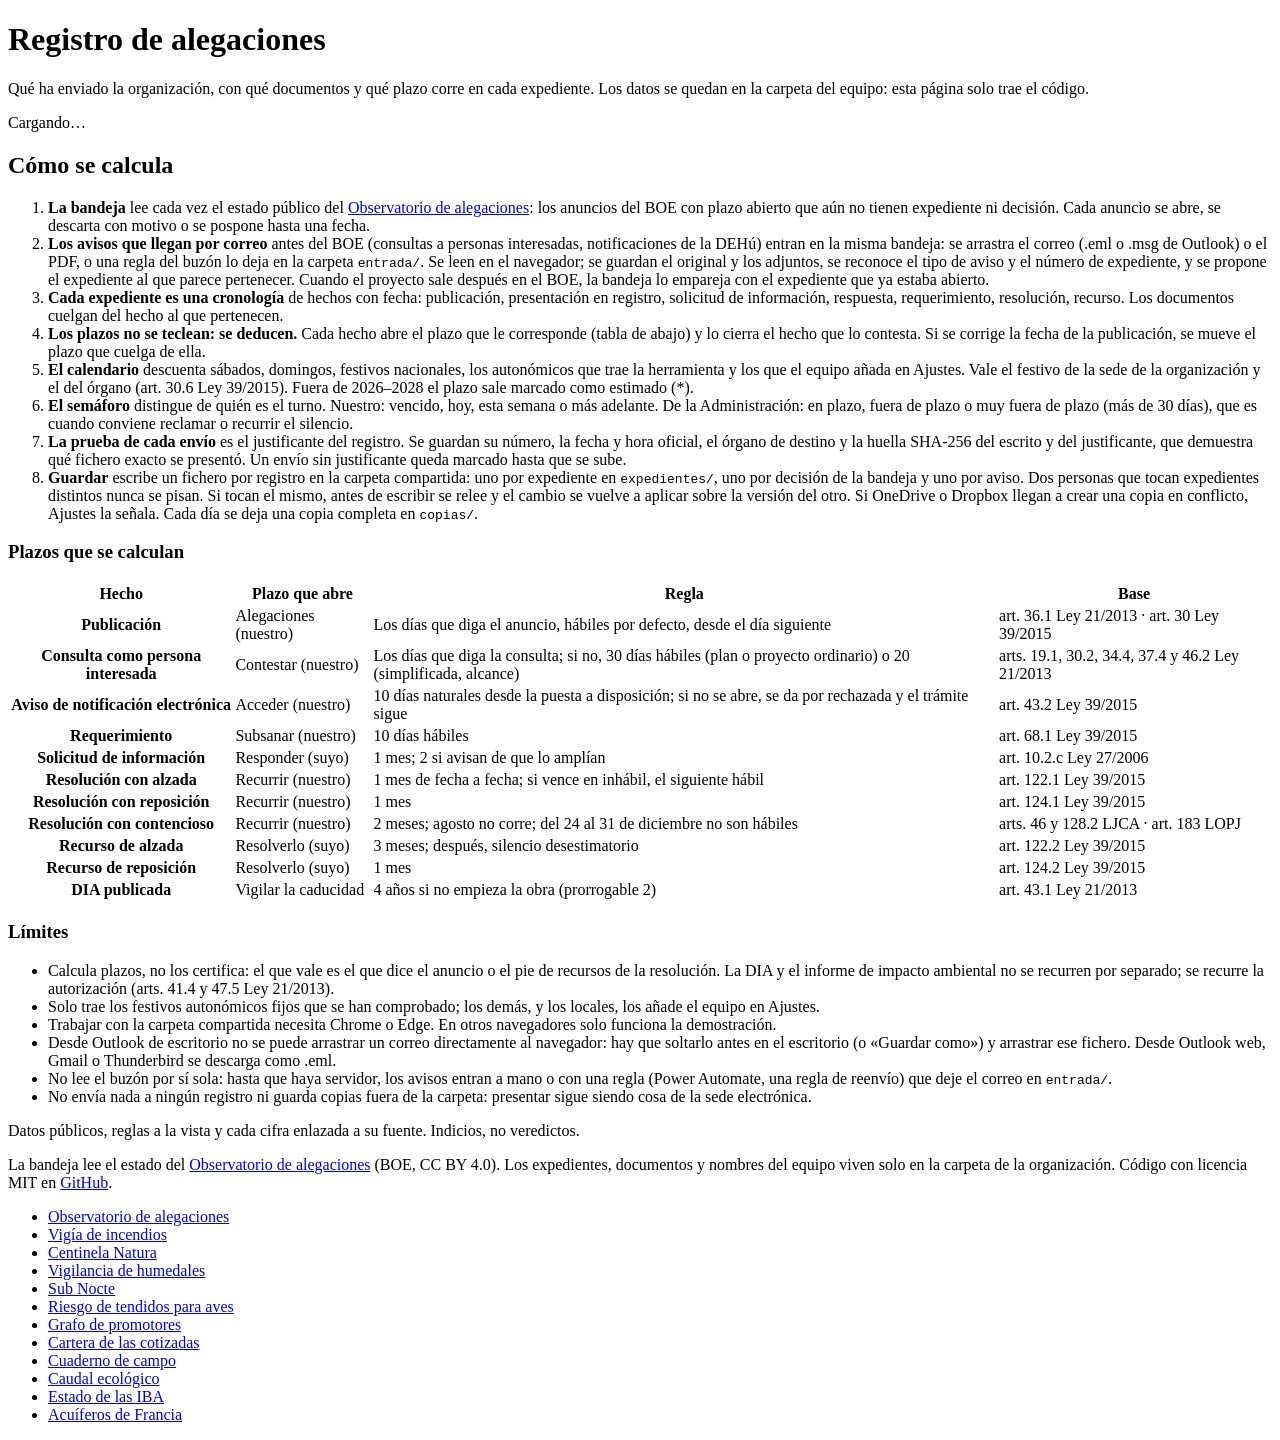
<file: app/index.html>
<!doctype html>
<html lang="es" data-theme="light">
<head>
<meta charset="utf-8">
<meta name="viewport" content="width=device-width,initial-scale=1">
<title>Registro de alegaciones</title>
<meta name="description" content="Seguimiento privado de las alegaciones de una organización: qué se ha enviado, con qué documentos y qué plazo corre. Los datos se quedan en la carpeta del equipo.">
<!--FAVICON-->
<link rel="manifest" href="manifest.webmanifest">
<meta name="theme-color" content="#c03a55">
<meta name="color-scheme" content="light">
<link rel="apple-touch-icon" href="icon-192.png">
<link rel="preconnect" href="https://fonts.googleapis.com">
<link rel="preconnect" href="https://fonts.gstatic.com" crossorigin>
<link rel="stylesheet" href="https://fonts.googleapis.com/css2?family=Barlow+Condensed:wght@500;600;700&family=Source+Serif+4:opsz,wght@8..60,400;8..60,600&family=IBM+Plex+Mono:wght@400;500&display=swap">
<style>
/*COMMON_CSS*/
/*APP_CSS*/
</style>
</head>
<body>
<header class="site-header">
  <h1><!--LOGO-->Registro de <span>alegaciones</span></h1>
  <p class="lede">Qué ha enviado la organización, con qué documentos y qué plazo corre en cada expediente. Los datos se quedan en la carpeta del equipo: esta página solo trae el código.</p>
  <div class="figures" id="figures" aria-live="polite"></div>
</header>

<div id="app">
  <div id="status" aria-live="polite"></div>
  <div class="shell">
    <nav id="nav" aria-label="Secciones"></nav>
    <main id="main"><p class="empty">Cargando…</p></main>
  </div>
</div>

<dialog id="dlg" aria-label="Formulario"></dialog>
<div id="palette" hidden role="dialog" aria-label="Buscar o ir a"><div class="pal"><input type="text" placeholder="Busca un expediente o escribe una acción…" aria-label="Buscar"><ul></ul></div></div>
<div id="toast" role="status" aria-live="polite"></div>

<section class="method" id="como-se-calcula">
  <h2>Cómo se calcula</h2>
  <ol>
    <li><b>La bandeja</b> lee cada vez el estado público del <a href="https://asensio94.github.io/observatorio-alegaciones/">Observatorio de alegaciones</a>: los anuncios del BOE con plazo abierto que aún no tienen expediente ni decisión. Cada anuncio se abre, se descarta con motivo o se pospone hasta una fecha.</li>
    <li><b>Los avisos que llegan por correo</b> antes del BOE (consultas a personas interesadas, notificaciones de la DEHú) entran en la misma bandeja: se arrastra el correo (.eml o .msg de Outlook) o el PDF, o una regla del buzón lo deja en la carpeta <code>entrada/</code>. Se leen en el navegador; se guardan el original y los adjuntos, se reconoce el tipo de aviso y el número de expediente, y se propone el expediente al que parece pertenecer. Cuando el proyecto sale después en el BOE, la bandeja lo empareja con el expediente que ya estaba abierto.</li>
    <li><b>Cada expediente es una cronología</b> de hechos con fecha: publicación, presentación en registro, solicitud de información, respuesta, requerimiento, resolución, recurso. Los documentos cuelgan del hecho al que pertenecen.</li>
    <li><b>Los plazos no se teclean: se deducen.</b> Cada hecho abre el plazo que le corresponde (tabla de abajo) y lo cierra el hecho que lo contesta. Si se corrige la fecha de la publicación, se mueve el plazo que cuelga de ella.</li>
    <li><b>El calendario</b> descuenta sábados, domingos, festivos nacionales, los autonómicos que trae la herramienta y los que el equipo añada en Ajustes. Vale el festivo de la sede de la organización y el del órgano (art. 30.6 Ley 39/2015). Fuera de 2026–2028 el plazo sale marcado como estimado (*).</li>
    <li><b>El semáforo</b> distingue de quién es el turno. Nuestro: vencido, hoy, esta semana o más adelante. De la Administración: en plazo, fuera de plazo o muy fuera de plazo (más de 30 días), que es cuando conviene reclamar o recurrir el silencio.</li>
    <li><b>La prueba de cada envío</b> es el justificante del registro. Se guardan su número, la fecha y hora oficial, el órgano de destino y la huella SHA-256 del escrito y del justificante, que demuestra qué fichero exacto se presentó. Un envío sin justificante queda marcado hasta que se sube.</li>
    <li><b>Guardar</b> escribe un fichero por registro en la carpeta compartida: uno por expediente en <code>expedientes/</code>, uno por decisión de la bandeja y uno por aviso. Dos personas que tocan expedientes distintos nunca se pisan. Si tocan el mismo, antes de escribir se relee y el cambio se vuelve a aplicar sobre la versión del otro. Si OneDrive o Dropbox llegan a crear una copia en conflicto, Ajustes la señala. Cada día se deja una copia completa en <code>copias/</code>.</li>
  </ol>
  <h3>Plazos que se calculan</h3>
  <div class="table-scroll"><table class="params">
    <thead><tr><th>Hecho</th><th>Plazo que abre</th><th>Regla</th><th>Base</th></tr></thead>
    <tbody>
      <tr><th>Publicación</th><td>Alegaciones (nuestro)</td><td>Los días que diga el anuncio, hábiles por defecto, desde el día siguiente</td><td class="data">art. 36.1 Ley 21/2013 · art. 30 Ley 39/2015</td></tr>
      <tr><th>Consulta como persona interesada</th><td>Contestar (nuestro)</td><td>Los días que diga la consulta; si no, 30 días hábiles (plan o proyecto ordinario) o 20 (simplificada, alcance)</td><td class="data">arts. 19.1, 30.2, 34.4, 37.4 y 46.2 Ley 21/2013</td></tr>
      <tr><th>Aviso de notificación electrónica</th><td>Acceder (nuestro)</td><td>10 días naturales desde la puesta a disposición; si no se abre, se da por rechazada y el trámite sigue</td><td class="data">art. 43.2 Ley 39/2015</td></tr>
      <tr><th>Requerimiento</th><td>Subsanar (nuestro)</td><td>10 días hábiles</td><td class="data">art. 68.1 Ley 39/2015</td></tr>
      <tr><th>Solicitud de información</th><td>Responder (suyo)</td><td>1 mes; 2 si avisan de que lo amplían</td><td class="data">art. 10.2.c Ley 27/2006</td></tr>
      <tr><th>Resolución con alzada</th><td>Recurrir (nuestro)</td><td>1 mes de fecha a fecha; si vence en inhábil, el siguiente hábil</td><td class="data">art. 122.1 Ley 39/2015</td></tr>
      <tr><th>Resolución con reposición</th><td>Recurrir (nuestro)</td><td>1 mes</td><td class="data">art. 124.1 Ley 39/2015</td></tr>
      <tr><th>Resolución con contencioso</th><td>Recurrir (nuestro)</td><td>2 meses; agosto no corre; del 24 al 31 de diciembre no son hábiles</td><td class="data">arts. 46 y 128.2 LJCA · art. 183 LOPJ</td></tr>
      <tr><th>Recurso de alzada</th><td>Resolverlo (suyo)</td><td>3 meses; después, silencio desestimatorio</td><td class="data">art. 122.2 Ley 39/2015</td></tr>
      <tr><th>Recurso de reposición</th><td>Resolverlo (suyo)</td><td>1 mes</td><td class="data">art. 124.2 Ley 39/2015</td></tr>
      <tr><th>DIA publicada</th><td>Vigilar la caducidad</td><td>4 años si no empieza la obra (prorrogable 2)</td><td class="data">art. 43.1 Ley 21/2013</td></tr>
    </tbody>
  </table></div>
  <h3>Límites</h3>
  <ul>
    <li>Calcula plazos, no los certifica: el que vale es el que dice el anuncio o el pie de recursos de la resolución. La DIA y el informe de impacto ambiental no se recurren por separado; se recurre la autorización (arts. 41.4 y 47.5 Ley 21/2013).</li>
    <li>Solo trae los festivos autonómicos fijos que se han comprobado; los demás, y los locales, los añade el equipo en Ajustes.</li>
    <li>Trabajar con la carpeta compartida necesita Chrome o Edge. En otros navegadores solo funciona la demostración.</li>
    <li>Desde Outlook de escritorio no se puede arrastrar un correo directamente al navegador: hay que soltarlo antes en el escritorio (o «Guardar como») y arrastrar ese fichero. Desde Outlook web, Gmail o Thunderbird se descarga como .eml.</li>
    <li>No lee el buzón por sí sola: hasta que haya servidor, los avisos entran a mano o con una regla (Power Automate, una regla de reenvío) que deje el correo en <code>entrada/</code>.</li>
    <li>No envía nada a ningún registro ni guarda copias fuera de la carpeta: presentar sigue siendo cosa de la sede electrónica.</li>
  </ul>
</section>

<footer class="site-footer">
  <p class="principle">Datos públicos, reglas a la vista y cada cifra enlazada a su fuente. Indicios, no veredictos.</p>
  <p>La bandeja lee el estado del <a href="https://github.com/Asensio94/observatorio-alegaciones">Observatorio de alegaciones</a> (BOE, CC BY 4.0). Los expedientes, documentos y nombres del equipo viven solo en la carpeta de la organización. Código con licencia MIT en <a href="https://github.com/Asensio94/registro-alegaciones">GitHub</a>.</p>
  <nav aria-label="Proyectos hermanos"><ul class="siblings">
    <li><a href="https://asensio94.github.io/observatorio-alegaciones/">Observatorio de alegaciones</a></li>
    <li><a href="https://asensio94.github.io/vigia-incendios/">Vigía de incendios</a></li>
    <li><a href="https://asensio94.github.io/centinela-natura/">Centinela Natura</a></li>
    <li><a href="https://asensio94.github.io/vigilancia-humedales/">Vigilancia de humedales</a></li>
    <li><a href="https://asensio94.github.io/sub-nocte/">Sub Nocte</a></li>
    <li><a href="https://asensio94.github.io/riesgo-tendidos-aves/">Riesgo de tendidos para aves</a></li>
    <li><a href="https://asensio94.github.io/grafo-promotores/">Grafo de promotores</a></li>
    <li><a href="https://asensio94.github.io/cartera-cotizadas/">Cartera de las cotizadas</a></li>
    <li><a href="https://asensio94.github.io/cuaderno-campo/">Cuaderno de campo</a></li>
    <li><a href="https://asensio94.github.io/caudal-ecologico/">Caudal ecológico</a></li>
    <li><a href="https://asensio94.github.io/estado-iba/">Estado de las IBA</a></li>
    <li><a href="https://asensio94.github.io/acuiferos-francia/">Acuíferos de Francia</a></li>
  </ul></nav>
</footer>

<script>
/*SCRIPTS*/
</script>
</body>
</html>
</file>
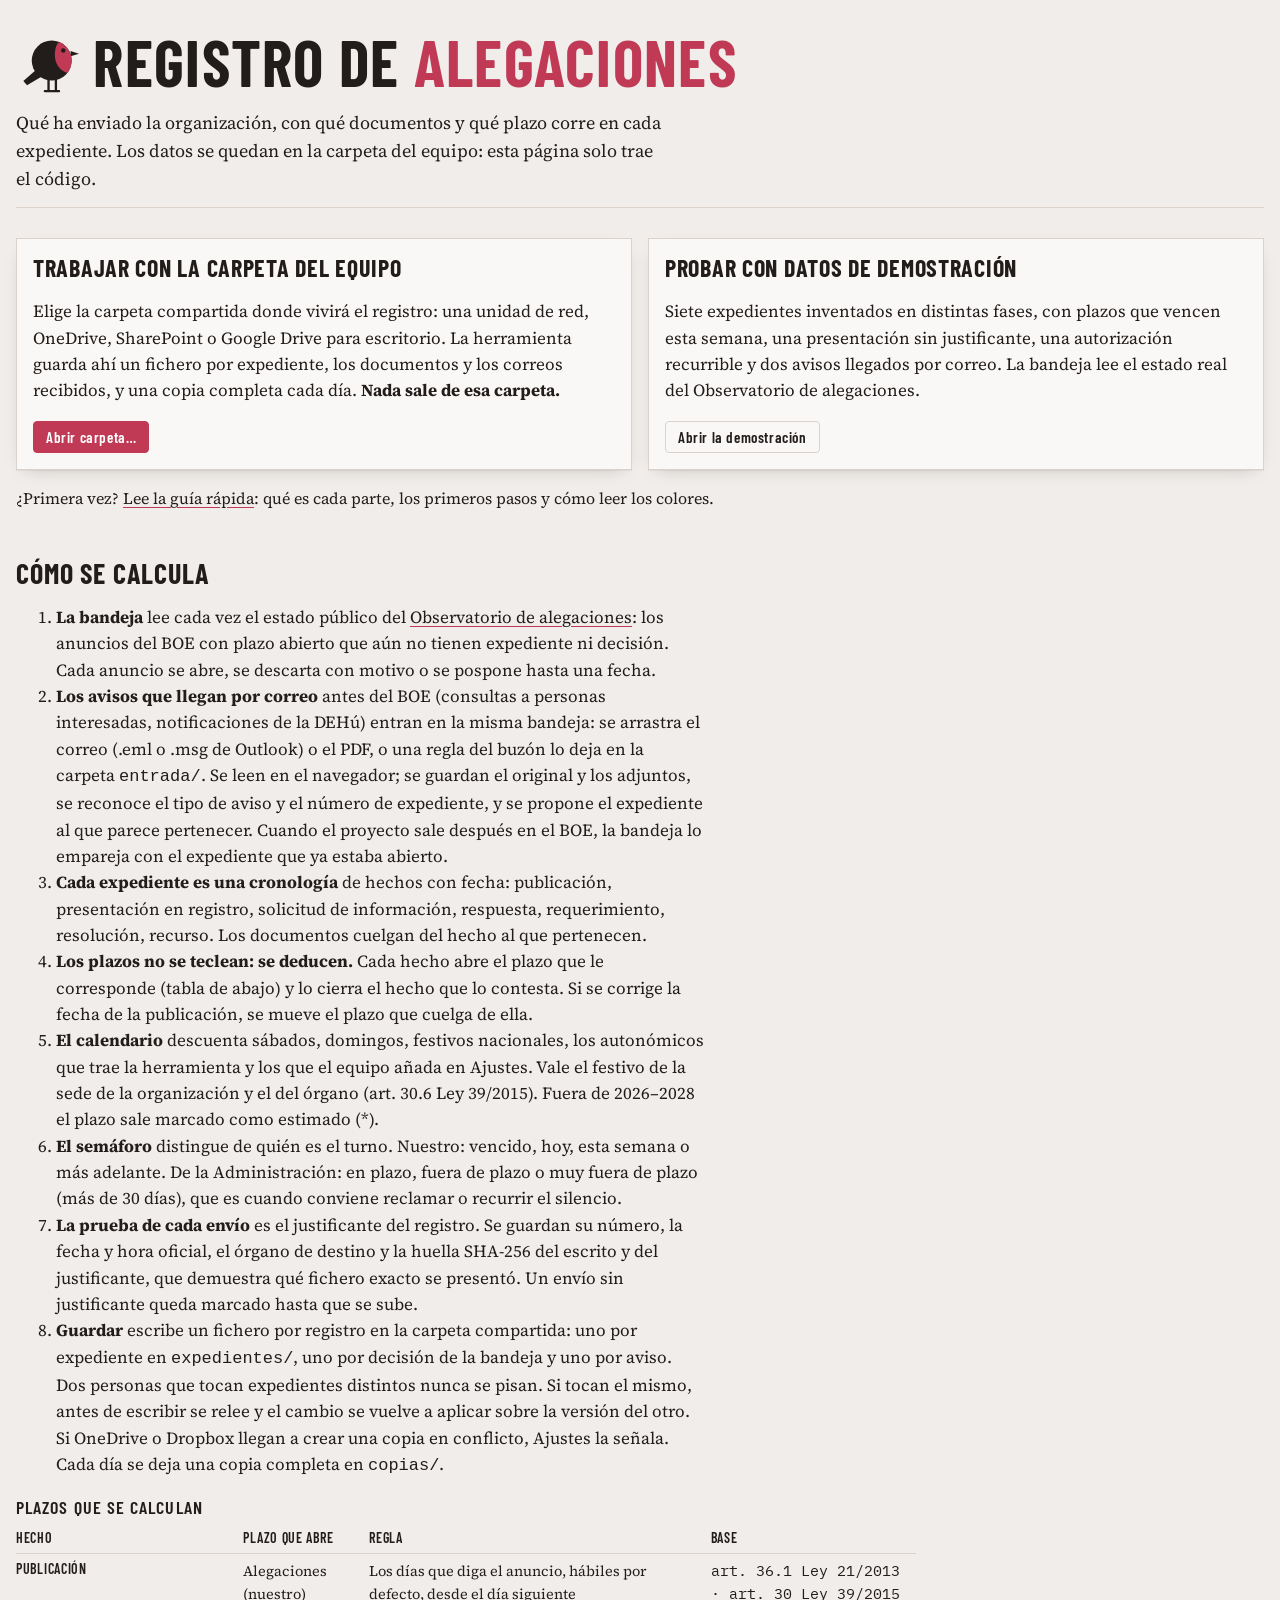
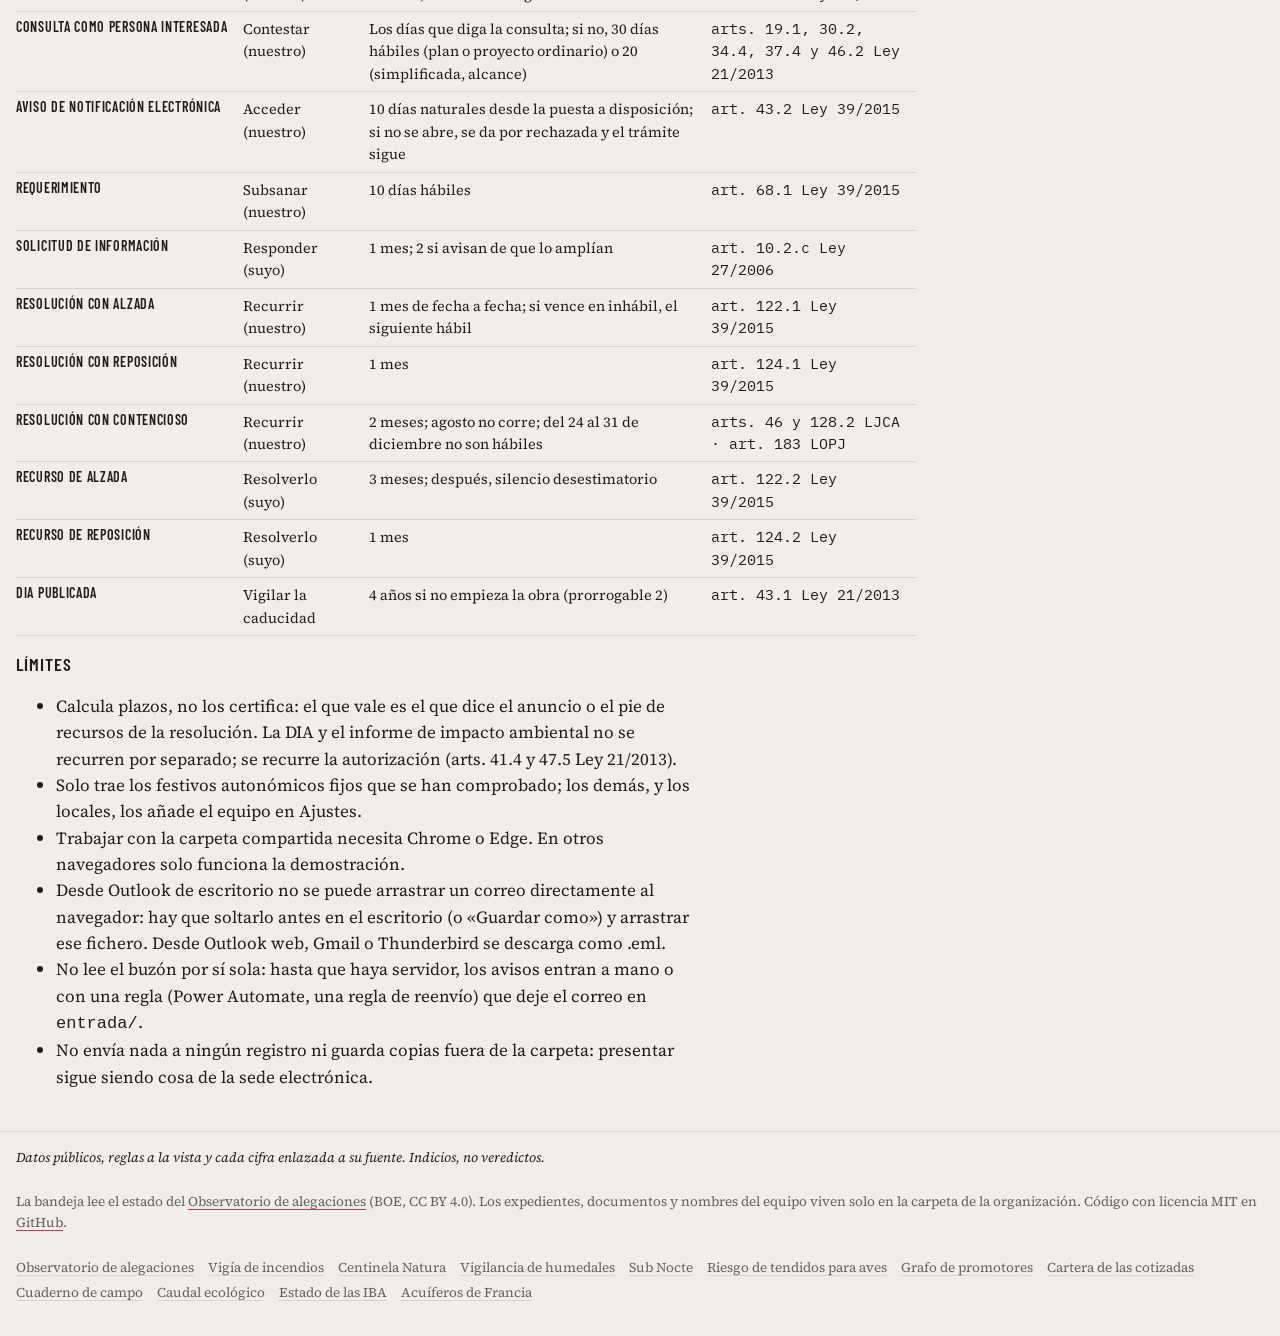
<file: docs/index.html>
<!doctype html>
<html lang="es" data-theme="light">
<head>
<meta charset="utf-8">
<meta name="viewport" content="width=device-width,initial-scale=1">
<title>Registro de alegaciones</title>
<meta name="description" content="Seguimiento privado de las alegaciones de una organización: qué se ha enviado, con qué documentos y qué plazo corre. Los datos se quedan en la carpeta del equipo.">
<link rel="icon" type="image/svg+xml" href="data:image/svg+xml,%3Csvg%20xmlns%3D%22http%3A//www.w3.org/2000/svg%22%20viewBox%3D%220%200%2064%2064%22%3E%3Cstyle%3E.b%7Bfill%3A%23221d1a%7D.p%7Bfill%3A%23c03a55%7D.l%7Bstroke%3A%23221d1a%7D%40media%20%28prefers-color-scheme%3Adark%29%7B.b%7Bfill%3A%23ede6e0%7D.p%7Bfill%3A%23f590a5%7D.l%7Bstroke%3A%23ede6e0%7D%7D%3C/style%3E%3Cg%20class%3D%22b%22%3E%3Ccircle%20cx%3D%2234%22%20cy%3D%2231%22%20r%3D%2219%22/%3E%3Cpath%20d%3D%22M19%2040%207%2050.5l3.5%204L25%2046z%22/%3E%3Cpath%20d%3D%22M52%2022l8%202.5-8%202.5z%22/%3E%3C/g%3E%3Cpath%20class%3D%22p%22%20d%3D%22M34%2012a19%2019%200%200%201%2015%2030.8C42%2041%2037%2034%2037%2026c0-6%201.5-10.5%204-12.6A19%2019%200%200%200%2034%2012z%22/%3E%3Cg%20fill%3D%22%23221d1a%22%3E%3Ccircle%20cx%3D%2245%22%20cy%3D%2221.5%22%20r%3D%222.1%22/%3E%3C/g%3E%3Cpath%20class%3D%22l%22%20d%3D%22M31%2049.5V60m7-11v11m-10.5.2h6m1.5%200h6%22%20fill%3D%22none%22%20stroke-width%3D%223%22%20stroke-linecap%3D%22round%22/%3E%3C/svg%3E">
<link rel="manifest" href="manifest.webmanifest">
<meta name="theme-color" content="#c03a55">
<meta name="color-scheme" content="light">
<link rel="apple-touch-icon" href="icon-192.png">
<link rel="preconnect" href="https://fonts.googleapis.com">
<link rel="preconnect" href="https://fonts.gstatic.com" crossorigin>
<link rel="stylesheet" href="https://fonts.googleapis.com/css2?family=Barlow+Condensed:wght@500;600;700&family=Source+Serif+4:opsz,wght@8..60,400;8..60,600&family=IBM+Plex+Mono:wght@400;500&display=swap">
<style>
/* common.css v1.1 — shared look of the nine open-data projects (vigia-incendios is the reference).
   Copy this file verbatim into each repo; change it in all repos at once, never in one.
   Each repo sets only --accent and --accent-dark below it and adds its own rules after it.

   Type:  Barlow Condensed for titles and labels, Source Serif 4 for reading, IBM Plex Mono for
          figures, codes and dates. Load them with:
   https://fonts.googleapis.com/css2?family=Barlow+Condensed:wght@500;600;700&family=Source+Serif+4:opsz,wght@8..60,400;8..60,600&family=IBM+Plex+Mono:wght@400;500&display=swap */

:root{
  --ground:#f0edea; --paper:#faf8f6; --ink:#221d1a; --muted:#6b625c; --line:#dad2cb;
  --accent:#c2410c; --accent-dark:#fb7b3e;
  --natura:#2f7a55; --natura-dark:#62b88a;
  --shadow:0 1px 0 rgba(34,29,26,.06), 0 6px 18px -10px rgba(34,29,26,.28);
  --font-title:"Barlow Condensed","Arial Narrow",sans-serif;
  --font-text:"Source Serif 4",Georgia,serif;
  --font-data:"IBM Plex Mono",ui-monospace,monospace;
  color-scheme:light;
}
@media (prefers-color-scheme: dark){
  :root:not([data-theme="light"]){
    --ground:#15110f; --paper:#1d1815; --ink:#ede6e0; --muted:#a69a91; --line:#362d28;
    --accent:var(--accent-dark); --natura:var(--natura-dark);
    --shadow:0 1px 0 rgba(0,0,0,.3), 0 8px 22px -12px rgba(0,0,0,.7);
    color-scheme:dark;
  }
}
:root[data-theme="dark"]{
  --ground:#15110f; --paper:#1d1815; --ink:#ede6e0; --muted:#a69a91; --line:#362d28;
  --accent:var(--accent-dark); --natura:var(--natura-dark);
  --shadow:0 1px 0 rgba(0,0,0,.3), 0 8px 22px -12px rgba(0,0,0,.7);
  color-scheme:dark;
}

*,*::before,*::after{box-sizing:border-box}
body{margin:0;background:var(--ground);color:var(--ink);font:17px/1.55 var(--font-text);overflow-wrap:break-word}
a{color:inherit;text-decoration-color:var(--accent);text-underline-offset:3px}
a:focus-visible,button:focus-visible,select:focus-visible,input:focus-visible,summary:focus-visible{outline:2px solid var(--accent);outline-offset:2px}
img,svg{max-width:100%}

/* Header: «PROJECT NAME» with the key word in the accent colour, one sentence, then the figures. */
.site-header{max-width:1440px;margin:0 auto;padding:28px 16px 18px;display:grid;gap:14px}
.site-header h1{margin:0;font:700 clamp(40px,6vw,64px)/.9 var(--font-title);text-transform:uppercase;letter-spacing:.02em}
.site-header h1 span{color:var(--accent)}
/* Logo: the robin from logo.py before the title; same shape everywhere, breast in the accent. */
.logo{display:inline-block;width:1.05em;height:1.05em;margin-right:.16em;vertical-align:-.13em;color:var(--ink);overflow:visible}
.logo .logo-breast{fill:var(--accent)}
.site-header .lede{margin:0;max-width:72ch;font-size:18px}
.figures{display:flex;flex-wrap:wrap;gap:12px 28px;margin:0;padding:12px 0 0;border-top:1px solid var(--line)}
.figures div{display:grid;gap:2px}
.figures b{font:600 30px/1 var(--font-data);font-variant-numeric:tabular-nums;color:var(--accent)}
.figures span{font:600 13px/1.2 var(--font-title);text-transform:uppercase;letter-spacing:.08em;color:var(--muted)}

/* Text roles */
.label{font-family:var(--font-title);text-transform:uppercase;letter-spacing:.08em;font-weight:600}
.data{font-family:var(--font-data);font-variant-numeric:tabular-nums}
.note{color:var(--muted);font-size:14.5px}
.badge{display:inline-block;font:600 12px/1 var(--font-title);text-transform:uppercase;letter-spacing:.09em;padding:4px 7px 3px;border:1.5px solid currentColor;color:var(--accent)}

/* Cards and panels */
.card{background:var(--paper);border:1px solid var(--line);box-shadow:var(--shadow);padding:16px}

/* Method section: how every figure is computed, step by step */
.method{max-width:1440px;margin:0 auto;padding:24px 16px}
.method h2{margin:0 0 6px;font:700 28px/1 var(--font-title);text-transform:uppercase;letter-spacing:.03em}
.method h3{margin:18px 0 4px;font:600 18px/1.2 var(--font-title);text-transform:uppercase;letter-spacing:.06em}
.method p,.method li{max-width:72ch}
table.params{border-collapse:collapse;font-size:14.5px;width:100%;max-width:900px}
table.params th,table.params td{text-align:left;vertical-align:top;padding:6px 10px 6px 0;border-bottom:1px solid var(--line)}
table.params th{font:600 14px/1.3 var(--font-title);text-transform:uppercase;letter-spacing:.05em;white-space:nowrap;padding-right:16px}
table.params td.num,table.params th.num{text-align:right;font-family:var(--font-data);font-variant-numeric:tabular-nums}

/* Footer: sources, licence, the shared principle and the sibling projects */
.site-footer{max-width:1440px;margin:0 auto;padding:16px 16px 40px;font-size:13.5px;color:var(--muted);border-top:1px solid var(--line);display:grid;gap:10px}
.site-footer .principle{margin:0;color:var(--ink);font-style:italic}
.siblings{display:flex;flex-wrap:wrap;gap:4px 14px;margin:0;padding:0;list-style:none}
.siblings li a{text-decoration-color:var(--line)}
.siblings li[aria-current] a{color:var(--ink);text-decoration-color:var(--accent);font-weight:600}

@media (max-width:640px){
  body{font-size:16px}
  .figures b{font-size:24px}
}

/* Registro de alegaciones: rules of this repo, after common.css v1.1. */
:root{
  --accent:#c03a55; --accent-dark:#f590a5;
  /* Deadline lights: meaning, not decoration (kept per repo, as GUIA.md says). */
  --late:#b42318; --soon:#9a6700; --ok:#2f7a55; --wait:#4a5d75;
  --late-bg:#fbe9e7; --soon-bg:#fdf3d8; --ok-bg:#e6f2ea; --wait-bg:#e9edf2;
  --hover:rgba(34,29,26,.05); --sel:rgba(192,58,85,.08);
}
@media (prefers-color-scheme: dark){
  :root:not([data-theme="light"]){
    --late:#ff8a7a; --soon:#e8b84a; --ok:#62b88a; --wait:#a7b8cc;
    --late-bg:#3a1d1a; --soon-bg:#33290f; --ok-bg:#16291f; --wait-bg:#20262e;
    --hover:rgba(255,255,255,.05); --sel:rgba(240,112,138,.12);
  }
}
:root[data-theme="dark"]{
  --late:#ff8a7a; --soon:#e8b84a; --ok:#62b88a; --wait:#a7b8cc;
  --late-bg:#3a1d1a; --soon-bg:#33290f; --ok-bg:#16291f; --wait-bg:#20262e;
  --hover:rgba(255,255,255,.05); --sel:rgba(240,112,138,.12);
}

/* Header figures are links into the views. */
.figures b a{text-decoration:none}
.figures b a:hover{text-decoration:underline}
.figures b.warn{color:var(--late)}
.warn{color:var(--late)}

/* Shell: sidebar + main, status bar on top. */
#app{max-width:1440px;margin:0 auto;padding:0 16px 24px}
#status{display:flex;flex-wrap:wrap;gap:6px 16px;align-items:center;justify-content:space-between;padding:8px 0;margin-bottom:12px;border-bottom:1px solid var(--line);font-size:14px;color:var(--muted)}
#status:empty{display:none}
#status .me select{margin-left:4px}
.shell{display:grid;grid-template-columns:220px minmax(0,1fr);gap:24px;align-items:start}
body:not(.ready) .shell{grid-template-columns:minmax(0,1fr)}
body:not(.ready) #nav{display:none}
#nav{position:sticky;top:12px;display:grid;gap:2px}
#nav a{display:flex;justify-content:space-between;align-items:center;gap:8px;padding:7px 10px;border-radius:4px;text-decoration:none;font:600 17px/1.15 var(--font-title);letter-spacing:.03em;color:var(--ink);border-left:3px solid transparent}
#nav a small{display:block;font:13px/1.3 var(--font-text);letter-spacing:0;color:var(--muted);margin-top:1px}
#nav a:hover{background:var(--hover)}
#nav a.on{background:var(--sel);color:var(--accent);border-left-color:var(--accent)}
#nav em{font:500 13px/1 var(--font-data);font-style:normal;color:var(--muted)}
.nav-new{margin:12px 0 6px;justify-content:center;width:100%}
.nav-more{display:grid;gap:1px;margin-top:6px;padding-top:8px;border-top:1px solid var(--line)}
#nav .nav-more a{font-size:15px;padding:5px 10px}
.nav-k{justify-content:space-between;width:100%;margin-top:4px}
main{min-width:0}

/* Inside the app the page header is a title bar: the figures stay, the long intro goes. */
body.ready .site-header{padding:16px 16px 10px;gap:10px}
body.ready .site-header h1{font-size:clamp(30px,4vw,44px)}
body.ready .site-header .lede{display:none}
body.ready .figures b{font-size:24px}
/* The method is reference: on the landing page and in the guide, not under every view. */
body.ready:not(.show-method) .method{display:none}

/* Controls */
.btn{display:inline-flex;align-items:center;gap:8px;padding:7px 12px;border:1px solid var(--line);border-radius:4px;background:var(--paper);color:var(--ink);font:600 15px/1.1 var(--font-title);letter-spacing:.04em;text-decoration:none;cursor:pointer;white-space:nowrap}
.btn:hover{border-color:var(--muted)}
.btn.primary{background:var(--accent);border-color:var(--accent);color:#fff}
:root[data-theme="dark"] .btn.primary{color:#1d1815}
@media (prefers-color-scheme: dark){:root:not([data-theme="light"]) .btn.primary{color:#1d1815}}
.btn.ghost{background:none;border-color:transparent;color:var(--muted)}
.btn.ghost:hover{color:var(--ink);background:var(--hover)}
.btn.small{padding:4px 9px;font-size:13.5px}
kbd{font:500 11px/1 var(--font-data);padding:2px 5px;border:1px solid var(--line);border-bottom-width:2px;border-radius:3px;color:var(--muted);background:var(--ground)}
.btn.primary kbd{background:transparent;color:inherit;border-color:rgba(255,255,255,.45)}
input,select,textarea{font:15px/1.3 var(--font-text);color:var(--ink);background:var(--paper);border:1px solid var(--line);border-radius:4px;padding:6px 8px;max-width:100%}
input[type=checkbox],input[type=radio]{accent-color:var(--accent)}
input[type=search]{min-width:min(320px,100%)}
.link{background:none;border:0;padding:0;color:inherit;font:inherit;text-decoration:underline;text-decoration-color:var(--accent);text-underline-offset:3px;cursor:pointer;text-align:left}
.link.subtle{text-decoration-color:var(--line);color:var(--muted)}
.x{background:none;border:0;color:var(--muted);font-size:18px;line-height:1;cursor:pointer;padding:0 4px}
.x:hover{color:var(--late)}
.check{display:inline-flex;align-items:center;gap:6px;font-size:14.5px;cursor:pointer}
.seg{display:inline-flex;border:1px solid var(--line);border-radius:4px;overflow:hidden}
.seg a,.seg button{padding:5px 11px;font:600 14px/1.2 var(--font-title);letter-spacing:.04em;text-decoration:none;background:var(--paper);border:0;color:var(--muted);cursor:pointer}
.seg a+a,.seg button+button{border-left:1px solid var(--line)}
.seg .on{background:var(--sel);color:var(--accent)}
.pill{display:inline-flex;align-items:center;gap:4px;padding:2px 8px;border-radius:999px;background:var(--sel);color:var(--accent);font:600 13px/1.4 var(--font-title);letter-spacing:.04em}
.pill.demo{background:var(--soon-bg);color:var(--soon)}
.actions{display:flex;flex-wrap:wrap;gap:8px;margin:12px 0 0}

/* Views */
.view-h h2{margin:0 0 4px;font:700 30px/1 var(--font-title);text-transform:uppercase;letter-spacing:.03em}
.view-h .note{margin:0 0 12px;max-width:80ch}
.kbd-hint{white-space:nowrap}
.toolbar{display:flex;flex-wrap:wrap;gap:8px 12px;align-items:center;margin:0 0 16px}
.empty{padding:28px 16px;text-align:center;color:var(--muted);border:1px dashed var(--line);border-radius:4px}
.group{margin:0 0 20px}
.group h3{display:flex;align-items:center;gap:8px;margin:0 0 6px;font-size:14px;color:var(--muted)}
.group h3 em,.block h3 em{font:500 13px/1 var(--font-data);font-style:normal}
.g-missed h3{color:var(--late)}

/* Rows (Linear-style dense list) */
.rows{list-style:none;margin:0;padding:0;background:var(--paper);border:1px solid var(--line);border-radius:4px}
.row{display:flex;align-items:center;gap:12px;padding:9px 12px;border-top:1px solid var(--line)}
.row:first-child{border-top:0}
.row:hover{background:var(--hover)}
.row.selected{background:var(--sel);box-shadow:inset 3px 0 0 var(--accent)}
.row-main{flex:1;min-width:0}
.row-title{margin:0;font-weight:600;line-height:1.3}
.row-title.clamp{display:-webkit-box;-webkit-line-clamp:3;-webkit-box-orient:vertical;overflow:hidden}
.row-title a{text-decoration:none}
.row-title a:hover{text-decoration:underline}
.row-meta{margin:2px 0 0;font-size:13.5px;color:var(--muted)}
.row-actions{display:flex;flex-wrap:wrap;gap:6px;justify-content:flex-end}
.basis{font-family:var(--font-data);font-size:12px}
.natura{color:var(--natura);font-weight:600}
.tag{display:inline-block;font:500 11.5px/1.5 var(--font-data);padding:0 6px;border:1px solid var(--line);border-radius:3px;color:var(--muted)}
.age{font-family:var(--font-data);font-size:12.5px;min-width:3.5em;text-align:right}

/* Deadline chips: filled when it is our move, outlined when we wait for them. */
.chip{display:inline-block;white-space:nowrap;font:500 12.5px/1.5 var(--font-data);padding:1px 8px;border-radius:3px;border:1px solid transparent}
.chip.ours.missed{background:var(--late);color:#fff}
.chip.ours.today{background:var(--late-bg);color:var(--late);border-color:var(--late)}
.chip.ours.week{background:var(--soon-bg);color:var(--soon)}
.chip.ours.later{background:var(--ground);color:var(--ink)}
.chip.theirs{background:none;border-color:var(--wait);color:var(--wait)}
.chip.theirs.late{border-color:var(--soon);color:var(--soon)}
.chip.theirs.very_late{border-color:var(--late);color:var(--late);font-weight:600}
.chip.done{background:var(--ok-bg);color:var(--ok);border-color:transparent}
.chip.none{color:var(--muted)}
.prio{display:inline-flex;align-items:flex-end;gap:2px;height:14px;width:14px;flex:none}
.prio i{display:block;width:3px;background:var(--line);border-radius:1px}
.prio i:nth-child(1){height:5px}.prio i:nth-child(2){height:9px}.prio i:nth-child(3){height:13px}
.prio.p1 i:nth-child(1),.prio.p2 i:nth-child(-n+2),.prio.p3 i{background:var(--ink)}
.prio.p3 i{background:var(--accent)}
.avatar{flex:none;display:inline-grid;place-items:center;width:26px;height:26px;border-radius:50%;background:var(--sel);color:var(--accent);font:600 12px/1 var(--font-title);letter-spacing:.03em}
.avatar.empty{background:none;border:1px dashed var(--line);color:var(--muted)}
.stage{display:inline-block;font:600 12.5px/1.5 var(--font-title);text-transform:uppercase;letter-spacing:.07em;padding:0 7px;border-radius:3px;background:var(--ground);color:var(--ink)}
.st-drafting,.st-review{background:var(--soon-bg);color:var(--soon)}
.st-filed,.st-followup{background:var(--wait-bg);color:var(--wait)}
.st-closed{background:var(--ok-bg);color:var(--ok)}
.st-discarded{color:var(--muted)}
.outcome{font:600 12.5px/1.5 var(--font-title);text-transform:uppercase;letter-spacing:.06em;white-space:nowrap}
.o-accepted,.o-partial{color:var(--ok)}
.o-rejected{color:var(--late)}
.o-no_reply{color:var(--soon)}

/* Inbox */
.news{margin:0 0 18px;border-left:3px solid var(--accent)}
.news h3{margin:0 0 8px;font-size:14px}
.news-row{display:flex;flex-wrap:wrap;gap:8px 16px;justify-content:space-between;padding:8px 0;border-top:1px solid var(--line)}
.news-row .note{margin:2px 0 0}
.decided{margin-top:18px}
.decided summary{cursor:pointer;font:600 15px/1.3 var(--font-title);text-transform:uppercase;letter-spacing:.06em;color:var(--muted);margin-bottom:8px}

/* Board */
.board{display:grid;grid-auto-flow:column;grid-auto-columns:minmax(230px,1fr);gap:12px;overflow-x:auto;padding-bottom:8px}
.col{background:var(--hover);border-radius:6px;padding:8px;display:grid;gap:8px;align-content:start;min-height:180px;border:1px dashed transparent}
.col.over{border-color:var(--accent);background:var(--sel)}
.col h3{margin:2px 4px;font-size:14px;color:var(--muted)}
.bcard{display:grid;gap:8px;padding:10px;text-decoration:none;cursor:grab}
.bcard:hover{border-color:var(--muted)}
.bcard.dragging{opacity:.5}
.bcard-top{display:flex;align-items:center;gap:8px}
.bcard-top .note{flex:1;font-size:12.5px}
.bcard-top .avatar{width:22px;height:22px;font-size:11px}
.bcard-title{font-weight:600;line-height:1.3;font-size:15px}
.bcard-foot{display:flex;flex-wrap:wrap;gap:6px;align-items:center;justify-content:space-between}
.bcard-foot .note{font-size:12px}
.drop-hint{text-align:center;margin:20px 0}

/* Calendar */
.cal-h{display:flex;flex-wrap:wrap;align-items:center;gap:8px 10px;margin-bottom:10px}
.cal-h h3{margin:0 6px;font:700 22px/1 var(--font-title);text-transform:uppercase;letter-spacing:.03em;min-width:9em;text-align:center}
.cal-h .note{flex-basis:100%}
.calendar{display:grid;grid-template-columns:repeat(7,minmax(0,1fr));border-top:1px solid var(--line);border-left:1px solid var(--line);background:var(--paper)}
.calendar .wd{padding:4px 6px;font:600 12px/1 var(--font-title);color:var(--muted);border-right:1px solid var(--line);border-bottom:1px solid var(--line);text-align:center}
.day{min-height:96px;padding:4px;border-right:1px solid var(--line);border-bottom:1px solid var(--line);display:grid;align-content:start;gap:3px}
.day.off{background:var(--hover)}
.day.out{background:transparent}
.day.now .dnum{background:var(--accent);color:#fff;border-radius:50%;width:22px;height:22px;display:grid;place-items:center}
.dnum{font:500 12px/1.4 var(--font-data);color:var(--muted)}
.cal-item{display:block;font-size:12px;line-height:1.25;padding:2px 4px;border-radius:3px;text-decoration:none;overflow:hidden;text-overflow:ellipsis;display:-webkit-box;-webkit-line-clamp:2;-webkit-box-orient:vertical}
.cal-item.ours{background:var(--soon-bg);color:var(--ink)}
.cal-item.ours.missed,.cal-item.ours.today{background:var(--late);color:#fff}
.cal-item.theirs{border:1px solid var(--wait);color:var(--wait)}
.cal-item.done{background:var(--ok-bg);color:var(--ok);border:0;text-decoration:line-through}

/* Case detail */
.crumbs{margin:0 0 8px;display:flex;gap:6px;align-items:center}
.detail{display:grid;grid-template-columns:minmax(0,1fr) 300px;gap:24px;align-items:start}
.detail-main{min-width:0}
.title-edit,.summary-edit{display:block;width:100%;border:1px solid transparent;background:none;resize:none;padding:4px 6px;margin-left:-6px}
.title-edit{font:700 30px/1.1 var(--font-title);letter-spacing:.01em;overflow:hidden}
.summary-edit{font-size:16px;color:var(--muted);margin-bottom:10px}
.title-edit:hover,.summary-edit:hover{border-color:var(--line)}
.title-edit:focus,.summary-edit:focus{border-color:var(--accent);background:var(--paper);outline:none}
.official{margin:0 0 12px}
.official summary{cursor:pointer}
.official p{margin:4px 0 0}
.alert{padding:10px 12px;margin:0 0 10px;border-radius:4px;font-size:15px;display:flex;flex-wrap:wrap;gap:8px;align-items:center;justify-content:space-between}
.alert.warn{background:var(--late-bg);color:var(--ink);border-left:3px solid var(--late)}
.alert.info{background:var(--wait-bg);color:var(--ink);border-left:3px solid var(--wait)}
.block{margin:22px 0 0}
.block>h3{display:flex;gap:8px;align-items:center;margin:0 0 8px;font-size:14px;color:var(--muted);border-bottom:1px solid var(--line);padding-bottom:4px}
.deadlines{list-style:none;margin:0;padding:0;display:grid;gap:6px}
.deadlines li{display:flex;gap:10px;justify-content:space-between;align-items:flex-start;padding:8px 10px;background:var(--paper);border:1px solid var(--line);border-radius:4px}
.deadlines li.done{opacity:.7}
.deadlines li.missed{border-left:3px solid var(--late)}
.deadlines li .note{margin:2px 0 0}
.checklist{list-style:none;margin:0;padding:0}
.checklist li{display:flex;justify-content:space-between;align-items:center;padding:3px 0}
.checklist .done{text-decoration:line-through;color:var(--muted)}
.inline-add input{width:100%;margin-top:6px;border-style:dashed}
table.docs{width:100%;border-collapse:collapse;font-size:14.5px}
table.docs td{padding:6px 8px 6px 0;border-bottom:1px solid var(--line);vertical-align:top}
.dk{font:600 12px/1.4 var(--font-title);text-transform:uppercase;letter-spacing:.06em;white-space:nowrap;color:var(--muted)}
.dk-receipt,.dk-filed{color:var(--ok)}
.versions summary{cursor:pointer;font-size:12.5px;color:var(--muted)}
.versions .link{display:block;font-size:13px}
.upload{display:flex;flex-wrap:wrap;gap:6px;margin-top:10px;align-items:center}
.upload input[type=file]{font-size:13.5px;max-width:240px}
.add-ev{display:flex;flex-wrap:wrap;gap:6px;align-items:center;margin-bottom:14px}

/* Timeline: in (received), out (sent), internal, system. */
.timeline{list-style:none;margin:0;padding:0 0 0 18px;border-left:2px solid var(--line)}
.ev{position:relative;margin:0 0 14px}
.ev-dot{position:absolute;left:-25px;top:6px;width:12px;height:12px;border-radius:50%;background:var(--paper);border:2px solid var(--muted)}
.dir-out .ev-dot{background:var(--accent);border-color:var(--accent)}
.dir-in .ev-dot{border-color:var(--wait);background:var(--wait-bg)}
.dir-system .ev-dot{width:8px;height:8px;left:-23px;top:8px;border-width:0;background:var(--line)}
.ev-body{background:var(--paper);border:1px solid var(--line);border-radius:4px;padding:8px 12px}
.dir-system .ev-body{background:none;border:0;padding:2px 0;font-size:14px;color:var(--muted)}
.dir-system .ev-kind{display:none}
.ev-h{margin:0;display:flex;flex-wrap:wrap;gap:4px 8px;align-items:baseline}
.ev-kind{font-size:11.5px;color:var(--muted)}
.dir-out .ev-kind{color:var(--accent)}
.ev-when{margin-left:auto;font-size:12.5px;color:var(--muted)}
.ev-note{margin:6px 0 0;white-space:pre-wrap}
.registry{display:grid;grid-template-columns:auto 1fr;gap:2px 12px;margin:8px 0 0;font-size:14px}
.registry dt{font:600 12.5px/1.6 var(--font-title);text-transform:uppercase;letter-spacing:.05em;color:var(--muted)}
.registry dd{margin:0}
.ev-docs,.ev-opens{margin:6px 0 0;font-size:14px}
.ev-opens{color:var(--accent)}
.ev-foot{margin:6px 0 0;font-size:12.5px}
.dir-system .ev-foot{display:none}
.props{position:sticky;top:12px;display:grid;gap:8px;font-size:14.5px}
.prop{display:grid;gap:2px}
.prop .label{font-size:12px;color:var(--muted)}
.prop input,.prop select{width:100%;font-size:14.5px}
.props hr{border:0;border-top:1px solid var(--line);margin:6px 0;width:100%}
.props .note{margin:0;font-size:13px}

/* Report and settings */
.report-figs{border-top:0;padding:0 0 16px}
.report-grid,.settings{display:grid;grid-template-columns:repeat(auto-fit,minmax(260px,1fr));gap:16px;align-items:start}
.report-grid h3,.settings h3{margin:0 0 8px;font-size:14px;color:var(--muted)}
table.params.wide{max-width:none}
.people{list-style:none;margin:0 0 6px;padding:0;display:grid;gap:4px}
.people li{display:flex;gap:4px}
.people input{flex:1}

/* Forms and dialogs */
.form{display:grid;gap:12px}
.form label{display:grid;gap:4px;font:600 14px/1.3 var(--font-title);letter-spacing:.03em}
.form label.check{display:inline-flex;font:15px/1.3 var(--font-text)}
.form .note{font:13.5px/1.4 var(--font-text);letter-spacing:0}
.form .two{display:grid;grid-template-columns:1fr 1fr;gap:12px}
.form .inline{display:flex;gap:6px;align-items:center}
.form fieldset{border:1px solid var(--line);border-radius:4px;padding:10px 12px;display:grid;gap:10px;margin:0}
.form legend{font-size:13px;color:var(--muted);padding:0 4px}
.reasons{display:grid;gap:6px}
#dlg{border:1px solid var(--line);border-radius:6px;background:var(--paper);color:var(--ink);padding:20px;width:min(640px,calc(100vw - 32px));max-height:calc(100vh - 48px);box-shadow:var(--shadow)}
#dlg::backdrop{background:rgba(20,16,14,.45)}
#dlg h2{margin:0;font:700 24px/1.1 var(--font-title);text-transform:uppercase;letter-spacing:.03em}
#palette{position:fixed;inset:0;background:rgba(20,16,14,.45);display:grid;place-items:start center;padding-top:12vh;z-index:20}
#palette[hidden]{display:none}
#palette .pal{width:min(620px,calc(100vw - 32px));background:var(--paper);border:1px solid var(--line);border-radius:6px;box-shadow:var(--shadow);overflow:hidden}
#palette input{width:100%;border:0;border-bottom:1px solid var(--line);border-radius:0;padding:14px 16px;font-size:18px;outline:none}
#palette ul{list-style:none;margin:0;padding:6px;max-height:50vh;overflow:auto}
#palette li{display:flex;gap:10px;align-items:center;padding:8px 10px;border-radius:4px;cursor:pointer}
#palette li span{flex:1}
#palette li em{font:600 12px/1 var(--font-title);text-transform:uppercase;letter-spacing:.06em;color:var(--muted);font-style:normal}
#palette li.on{background:var(--sel)}
#toast{position:fixed;left:50%;bottom:20px;transform:translate(-50%,40px);opacity:0;pointer-events:none;max-width:min(560px,calc(100vw - 32px));background:var(--ink);color:var(--paper);padding:10px 16px;border-radius:4px;font-size:15px;transition:.2s;z-index:30}
#toast.show{opacity:1;transform:translate(-50%,0)}
#toast.warn{background:var(--late);color:#fff}

/* Welcome */
.welcome{display:grid;grid-template-columns:repeat(auto-fit,minmax(300px,1fr));gap:16px}
.welcome h2{margin:0 0 8px;font:700 24px/1.1 var(--font-title);text-transform:uppercase;letter-spacing:.03em}
.welcome.card{max-width:640px;display:block}

@media (max-width:980px){
  .detail{grid-template-columns:minmax(0,1fr)}
  .props{position:static;order:-1}
}
@media (max-width:760px){
  .shell{grid-template-columns:minmax(0,1fr);gap:12px}
  #nav{position:static;display:flex;flex-wrap:wrap;gap:4px}
  #nav a{width:auto;padding:5px 9px;border-left:0}
  #nav a small,.nav-k{display:none}
  .nav-more{display:contents}
  .nav-new{margin:0;width:auto;order:9}
  .today-sum{font-size:18px}
  .row{flex-wrap:wrap}
  .row-main{flex-basis:calc(100% - 30px)}
  .row-actions{justify-content:flex-start}
  .form .two{grid-template-columns:1fr}
  .day{min-height:64px}
  .cal-item{font-size:10.5px}
  .title-edit{font-size:24px}
}

/* Notices received by e-mail */
[hidden]{display:none !important}
.dropzone{margin:0 0 10px;padding:12px 14px;border:1.5px dashed var(--line);border-radius:4px;background:var(--paper)}
.dropzone p{margin:0}
.dropzone p + p{margin-top:4px}
body.dropping .dropzone{border-color:var(--accent);background:var(--sel)}
body.dropping::after{content:"Suelta aquí los correos o PDF: entrarán en la bandeja";position:fixed;inset:12px;display:grid;place-items:center;border:3px dashed var(--accent);border-radius:8px;background:color-mix(in srgb,var(--paper) 85%,transparent);color:var(--accent);font:700 28px/1.2 var(--font-title);text-transform:uppercase;letter-spacing:.03em;text-align:center;padding:24px;pointer-events:none;z-index:40}
.row.notice{align-items:flex-start}
.row.notice > .chip{margin-top:2px}
.row-meta.match{color:var(--ink)}
.row-meta.match .btn{margin-left:4px}
.excerpt{margin:4px 0 0;font-size:14px}
.excerpt summary{cursor:pointer;color:var(--muted);font-size:13.5px}
.excerpt p{margin:6px 0 0;max-width:90ch}
.g-inbox h3{color:var(--soon)}
#status a.warn{color:var(--late);font-weight:600}

/* Today: one sentence, then three cards (our move, to decide, waiting for them). */
.today-h h2{margin:0}
.today-day{margin:0 0 2px;font-size:13px;color:var(--muted)}
.today-sum{margin:6px 0 16px;font-size:20px;line-height:1.4;max-width:70ch}
.today-sum b{color:var(--accent);font-weight:600}
.today-grid{display:grid;grid-template-columns:repeat(auto-fit,minmax(280px,1fr));gap:16px;align-items:start}
.tcard{display:grid;grid-template-columns:minmax(0,1fr);gap:8px;min-width:0;border-top:3px solid var(--line)}
.tcard .row-meta .chip{margin-right:4px}
.tcard h3{display:flex;align-items:center;gap:8px;margin:0;font-size:15px}
.tcard h3 em{font:500 14px/1 var(--font-data);font-style:normal;color:var(--muted)}
.tcard>.note{margin:0}
.tcard .rows{background:var(--ground);border-color:transparent}
.tcard .row{padding:8px 10px}
.tcard .row-title{font-size:15.5px}
.t-ours{border-top-color:var(--late)}
.t-decide{border-top-color:var(--accent)}
.t-theirs{border-top-color:var(--wait)}
.tempty{margin:0;padding:12px;color:var(--muted);background:var(--ground);border-radius:4px;font-size:15px}
.tmore{margin:0;font-size:14.5px;color:var(--muted)}
.intro{margin:0 0 16px;border-left:3px solid var(--accent)}
.intro h3{margin:0 0 6px;font-size:15px}
.steps{margin:0;padding-left:1.4em;display:grid;gap:4px}
.steps li{padding-left:2px}
.welcome-guide{margin:16px 0 0;font-size:16px}

/* Tabs (inbox) and quick-view chips (cases). */
.tabs{display:flex;flex-wrap:wrap;gap:4px;border-bottom:1px solid var(--line);margin:0 0 14px}
.tabs button{background:none;border:0;border-bottom:3px solid transparent;margin-bottom:-1px;padding:8px 12px;font:600 16px/1.2 var(--font-title);letter-spacing:.03em;color:var(--muted);cursor:pointer}
.tabs button:hover{color:var(--ink)}
.tabs button.on{color:var(--accent);border-bottom-color:var(--accent)}
.tabs em{font:500 13px/1 var(--font-data);font-style:normal;margin-left:4px}
.chipbar{display:flex;flex-wrap:wrap;gap:6px}
.chipbar button{padding:4px 11px;border:1px solid var(--line);border-radius:999px;background:var(--paper);color:var(--ink);font:500 14px/1.3 var(--font-text);cursor:pointer}
.chipbar button:hover{border-color:var(--muted)}
.chipbar button.on{background:var(--sel);border-color:var(--accent);color:var(--accent);font-weight:600}
.more-filters summary{cursor:pointer;font-size:14.5px;color:var(--muted)}
.more-filters[open] summary{margin-bottom:8px}
.more-filters .toolbar{margin:0}

/* Case: grouped "add" menu and a short side panel. */
.add-ev select{font-size:14.5px;padding:4px 6px}
.more-props{display:grid;gap:8px}
.more-props summary{cursor:pointer;font:600 13px/1.4 var(--font-title);text-transform:uppercase;letter-spacing:.07em;color:var(--muted);padding:4px 0}
.more-props[open]{display:grid;gap:8px}
.more-props .prop{margin-top:8px}

/* Guide */
.guide-lede{margin:6px 0 18px;font-size:19px;line-height:1.45;max-width:65ch}
.guide{display:grid;gap:22px;max-width:860px}
.guide section h3{margin:0 0 8px;font-size:15px;color:var(--accent)}
.guide p,.guide li,.guide dd{max-width:72ch}
.guide ul{margin:0;padding-left:1.2em;display:grid;gap:4px}
.parts,.faq{margin:0;display:grid;grid-template-columns:auto 1fr;gap:8px 16px}
.parts dt,.faq dt{font-weight:600}
.parts dt{font:600 17px/1.4 var(--font-title);letter-spacing:.03em}
.parts dd,.faq dd{margin:0}
.faq{grid-template-columns:1fr}
.faq dd{margin:-4px 0 6px;color:var(--ink)}
.guide .params th{text-transform:none;letter-spacing:0;font:400 15px/1.4 var(--font-text);white-space:nowrap}
@media (max-width:760px){
  .parts{grid-template-columns:1fr;gap:2px}
  .parts dd{margin-bottom:8px}
}

/* Wide tables scroll on their own instead of widening the page. */
.table-scroll{overflow-x:auto;max-width:100%}

</style>
</head>
<body>
<header class="site-header">
  <h1><svg class="logo" viewBox="0 0 64 64" aria-hidden="true" focusable="false"><g fill="currentColor"><circle cx="34" cy="31" r="19"/><path d="M19 40 7 50.5l3.5 4L25 46z"/><path d="M52 22l8 2.5-8 2.5z"/></g><path class="logo-breast" d="M34 12a19 19 0 0 1 15 30.8C42 41 37 34 37 26c0-6 1.5-10.5 4-12.6A19 19 0 0 0 34 12z"/><g fill="#221d1a"><circle cx="45" cy="21.5" r="2.1"/></g><path d="M31 49.5V60m7-11v11m-10.5.2h6m1.5 0h6" fill="none" stroke="currentColor" stroke-width="2.2" stroke-linecap="round"/></svg>Registro de <span>alegaciones</span></h1>
  <p class="lede">Qué ha enviado la organización, con qué documentos y qué plazo corre en cada expediente. Los datos se quedan en la carpeta del equipo: esta página solo trae el código.</p>
  <div class="figures" id="figures" aria-live="polite"></div>
</header>

<div id="app">
  <div id="status" aria-live="polite"></div>
  <div class="shell">
    <nav id="nav" aria-label="Secciones"></nav>
    <main id="main"><p class="empty">Cargando…</p></main>
  </div>
</div>

<dialog id="dlg" aria-label="Formulario"></dialog>
<div id="palette" hidden role="dialog" aria-label="Buscar o ir a"><div class="pal"><input type="text" placeholder="Busca un expediente o escribe una acción…" aria-label="Buscar"><ul></ul></div></div>
<div id="toast" role="status" aria-live="polite"></div>

<section class="method" id="como-se-calcula">
  <h2>Cómo se calcula</h2>
  <ol>
    <li><b>La bandeja</b> lee cada vez el estado público del <a href="https://asensio94.github.io/observatorio-alegaciones/">Observatorio de alegaciones</a>: los anuncios del BOE con plazo abierto que aún no tienen expediente ni decisión. Cada anuncio se abre, se descarta con motivo o se pospone hasta una fecha.</li>
    <li><b>Los avisos que llegan por correo</b> antes del BOE (consultas a personas interesadas, notificaciones de la DEHú) entran en la misma bandeja: se arrastra el correo (.eml o .msg de Outlook) o el PDF, o una regla del buzón lo deja en la carpeta <code>entrada/</code>. Se leen en el navegador; se guardan el original y los adjuntos, se reconoce el tipo de aviso y el número de expediente, y se propone el expediente al que parece pertenecer. Cuando el proyecto sale después en el BOE, la bandeja lo empareja con el expediente que ya estaba abierto.</li>
    <li><b>Cada expediente es una cronología</b> de hechos con fecha: publicación, presentación en registro, solicitud de información, respuesta, requerimiento, resolución, recurso. Los documentos cuelgan del hecho al que pertenecen.</li>
    <li><b>Los plazos no se teclean: se deducen.</b> Cada hecho abre el plazo que le corresponde (tabla de abajo) y lo cierra el hecho que lo contesta. Si se corrige la fecha de la publicación, se mueve el plazo que cuelga de ella.</li>
    <li><b>El calendario</b> descuenta sábados, domingos, festivos nacionales, los autonómicos que trae la herramienta y los que el equipo añada en Ajustes. Vale el festivo de la sede de la organización y el del órgano (art. 30.6 Ley 39/2015). Fuera de 2026–2028 el plazo sale marcado como estimado (*).</li>
    <li><b>El semáforo</b> distingue de quién es el turno. Nuestro: vencido, hoy, esta semana o más adelante. De la Administración: en plazo, fuera de plazo o muy fuera de plazo (más de 30 días), que es cuando conviene reclamar o recurrir el silencio.</li>
    <li><b>La prueba de cada envío</b> es el justificante del registro. Se guardan su número, la fecha y hora oficial, el órgano de destino y la huella SHA-256 del escrito y del justificante, que demuestra qué fichero exacto se presentó. Un envío sin justificante queda marcado hasta que se sube.</li>
    <li><b>Guardar</b> escribe un fichero por registro en la carpeta compartida: uno por expediente en <code>expedientes/</code>, uno por decisión de la bandeja y uno por aviso. Dos personas que tocan expedientes distintos nunca se pisan. Si tocan el mismo, antes de escribir se relee y el cambio se vuelve a aplicar sobre la versión del otro. Si OneDrive o Dropbox llegan a crear una copia en conflicto, Ajustes la señala. Cada día se deja una copia completa en <code>copias/</code>.</li>
  </ol>
  <h3>Plazos que se calculan</h3>
  <div class="table-scroll"><table class="params">
    <thead><tr><th>Hecho</th><th>Plazo que abre</th><th>Regla</th><th>Base</th></tr></thead>
    <tbody>
      <tr><th>Publicación</th><td>Alegaciones (nuestro)</td><td>Los días que diga el anuncio, hábiles por defecto, desde el día siguiente</td><td class="data">art. 36.1 Ley 21/2013 · art. 30 Ley 39/2015</td></tr>
      <tr><th>Consulta como persona interesada</th><td>Contestar (nuestro)</td><td>Los días que diga la consulta; si no, 30 días hábiles (plan o proyecto ordinario) o 20 (simplificada, alcance)</td><td class="data">arts. 19.1, 30.2, 34.4, 37.4 y 46.2 Ley 21/2013</td></tr>
      <tr><th>Aviso de notificación electrónica</th><td>Acceder (nuestro)</td><td>10 días naturales desde la puesta a disposición; si no se abre, se da por rechazada y el trámite sigue</td><td class="data">art. 43.2 Ley 39/2015</td></tr>
      <tr><th>Requerimiento</th><td>Subsanar (nuestro)</td><td>10 días hábiles</td><td class="data">art. 68.1 Ley 39/2015</td></tr>
      <tr><th>Solicitud de información</th><td>Responder (suyo)</td><td>1 mes; 2 si avisan de que lo amplían</td><td class="data">art. 10.2.c Ley 27/2006</td></tr>
      <tr><th>Resolución con alzada</th><td>Recurrir (nuestro)</td><td>1 mes de fecha a fecha; si vence en inhábil, el siguiente hábil</td><td class="data">art. 122.1 Ley 39/2015</td></tr>
      <tr><th>Resolución con reposición</th><td>Recurrir (nuestro)</td><td>1 mes</td><td class="data">art. 124.1 Ley 39/2015</td></tr>
      <tr><th>Resolución con contencioso</th><td>Recurrir (nuestro)</td><td>2 meses; agosto no corre; del 24 al 31 de diciembre no son hábiles</td><td class="data">arts. 46 y 128.2 LJCA · art. 183 LOPJ</td></tr>
      <tr><th>Recurso de alzada</th><td>Resolverlo (suyo)</td><td>3 meses; después, silencio desestimatorio</td><td class="data">art. 122.2 Ley 39/2015</td></tr>
      <tr><th>Recurso de reposición</th><td>Resolverlo (suyo)</td><td>1 mes</td><td class="data">art. 124.2 Ley 39/2015</td></tr>
      <tr><th>DIA publicada</th><td>Vigilar la caducidad</td><td>4 años si no empieza la obra (prorrogable 2)</td><td class="data">art. 43.1 Ley 21/2013</td></tr>
    </tbody>
  </table></div>
  <h3>Límites</h3>
  <ul>
    <li>Calcula plazos, no los certifica: el que vale es el que dice el anuncio o el pie de recursos de la resolución. La DIA y el informe de impacto ambiental no se recurren por separado; se recurre la autorización (arts. 41.4 y 47.5 Ley 21/2013).</li>
    <li>Solo trae los festivos autonómicos fijos que se han comprobado; los demás, y los locales, los añade el equipo en Ajustes.</li>
    <li>Trabajar con la carpeta compartida necesita Chrome o Edge. En otros navegadores solo funciona la demostración.</li>
    <li>Desde Outlook de escritorio no se puede arrastrar un correo directamente al navegador: hay que soltarlo antes en el escritorio (o «Guardar como») y arrastrar ese fichero. Desde Outlook web, Gmail o Thunderbird se descarga como .eml.</li>
    <li>No lee el buzón por sí sola: hasta que haya servidor, los avisos entran a mano o con una regla (Power Automate, una regla de reenvío) que deje el correo en <code>entrada/</code>.</li>
    <li>No envía nada a ningún registro ni guarda copias fuera de la carpeta: presentar sigue siendo cosa de la sede electrónica.</li>
  </ul>
</section>

<footer class="site-footer">
  <p class="principle">Datos públicos, reglas a la vista y cada cifra enlazada a su fuente. Indicios, no veredictos.</p>
  <p>La bandeja lee el estado del <a href="https://github.com/Asensio94/observatorio-alegaciones">Observatorio de alegaciones</a> (BOE, CC BY 4.0). Los expedientes, documentos y nombres del equipo viven solo en la carpeta de la organización. Código con licencia MIT en <a href="https://github.com/Asensio94/registro-alegaciones">GitHub</a>.</p>
  <nav aria-label="Proyectos hermanos"><ul class="siblings">
    <li><a href="https://asensio94.github.io/observatorio-alegaciones/">Observatorio de alegaciones</a></li>
    <li><a href="https://asensio94.github.io/vigia-incendios/">Vigía de incendios</a></li>
    <li><a href="https://asensio94.github.io/centinela-natura/">Centinela Natura</a></li>
    <li><a href="https://asensio94.github.io/vigilancia-humedales/">Vigilancia de humedales</a></li>
    <li><a href="https://asensio94.github.io/sub-nocte/">Sub Nocte</a></li>
    <li><a href="https://asensio94.github.io/riesgo-tendidos-aves/">Riesgo de tendidos para aves</a></li>
    <li><a href="https://asensio94.github.io/grafo-promotores/">Grafo de promotores</a></li>
    <li><a href="https://asensio94.github.io/cartera-cotizadas/">Cartera de las cotizadas</a></li>
    <li><a href="https://asensio94.github.io/cuaderno-campo/">Cuaderno de campo</a></li>
    <li><a href="https://asensio94.github.io/caudal-ecologico/">Caudal ecológico</a></li>
    <li><a href="https://asensio94.github.io/estado-iba/">Estado de las IBA</a></li>
    <li><a href="https://asensio94.github.io/acuiferos-francia/">Acuíferos de Francia</a></li>
  </ul></nav>
</footer>

<script>
/* Deadline engine. Pure functions: dates in, dates out, no DOM.
   Every deadline is derived from the events of a case, so moving a trigger date moves every
   deadline that hangs from it (the "deadline chain" of legal case managers).
   Dates are "YYYY-MM-DD" strings; arithmetic runs in UTC to dodge DST shifts.
   Spanish legal instruments keep their Spanish names as values (alzada, reposicion, dia…):
   they have no exact English equivalent. */

const Deadlines = (() => {
  // National holidays: the same list as observatorio-alegaciones (plazos.py), so both tools agree.
  const NATIONAL = {
    2026: ["01-01", "01-06", "04-03", "05-01", "08-15", "10-12", "11-01", "12-06", "12-08", "12-25"],
    2027: ["01-01", "01-06", "03-26", "05-01", "08-15", "10-12", "11-01", "12-06", "12-08", "12-25"],
    2028: ["01-01", "01-06", "04-14", "05-01", "08-15", "10-12", "11-01", "12-06", "12-08", "12-25"],
  };
  // Fixed regional holidays known for sure; teams add the rest (moveable, local) in Ajustes.
  const REGIONAL = {
    "Cantabria": ["07-28", "09-15"],
  };

  const toDate = (s) => { const [y, m, d] = s.split("-").map(Number); return new Date(Date.UTC(y, m - 1, d)); };
  const toStr = (d) => d.toISOString().slice(0, 10);
  const addDays = (s, n) => { const d = toDate(s); d.setUTCDate(d.getUTCDate() + n); return toStr(d); };
  const diffDays = (a, b) => Math.round((toDate(b) - toDate(a)) / 86400000);
  const lastDayOfMonth = (y, m) => new Date(Date.UTC(y, m + 1, 0)).getUTCDate();

  /* Calendar: national + the regions involved + what the team adds.
     Art. 30.6 Ley 39/2015: a holiday where the filer lives OR where the body sits is not a
     business day, so a case passes both regions. */
  function calendar({ regions = [], extra = [] } = {}) {
    const holidays = new Set(extra.filter(Boolean));
    const years = Object.keys(NATIONAL);
    for (const y of years) NATIONAL[y].forEach((md) => holidays.add(`${y}-${md}`));
    for (const r of regions) for (const md of REGIONAL[r] || []) years.forEach((y) => holidays.add(`${y}-${md}`));
    return { holidays, covers: (s) => years.includes(s.slice(0, 4)) };
  }

  function isBusinessDay(s, cal) {
    const wd = toDate(s).getUTCDay();
    return wd !== 0 && wd !== 6 && !cal.holidays.has(s);
  }

  const nextBusinessDay = (s, cal) => { while (!isBusinessDay(s, cal)) s = addDays(s, 1); return s; };

  // Art. 30.2-30.3: business days, counted from the day after publication or notification.
  function addBusinessDays(from, n, cal) {
    let d = from, left = n;
    while (left > 0) { d = addDays(d, 1); if (isBusinessDay(d, cal)) left--; }
    return d;
  }

  // Art. 30.4: months run date to date; with no matching day, the last day of the month.
  function addCalendarMonths(from, n) {
    const d = toDate(from);
    const m = d.getUTCMonth() + n;
    const ty = d.getUTCFullYear() + Math.floor(m / 12), tm = ((m % 12) + 12) % 12;
    return toStr(new Date(Date.UTC(ty, tm, Math.min(d.getUTCDate(), lastDayOfMonth(ty, tm)))));
  }

  // Art. 30.5: a deadline ending on a non-business day moves to the next business day.
  const addMonths = (from, n, cal) => nextBusinessDay(addCalendarMonths(from, n), cal);

  /* Court appeal (art. 46 LJCA): two months, and August does not run (art. 128.2 LJCA).
     A notice received in August starts counting on 1 September; a period that crosses August
     is pushed one month. 24-31 December are not judicial business days (art. 183 LOPJ). */
  function courtAppeal(from, cal) {
    const y = Number(from.slice(0, 4));
    const base = from.slice(5, 7) === "08" ? `${y}-08-31` : from;
    let end = addCalendarMonths(base, 2);
    for (const yy of [y, y + 1]) if (base < `${yy}-08-01` && end >= `${yy}-08-01`) end = addCalendarMonths(end, 1);
    const judicial = { holidays: new Set(cal.holidays), covers: cal.covers };
    for (const yy of [y, y + 1]) for (let d = 24; d <= 31; d++) judicial.holidays.add(`${yy}-12-${d}`);
    return nextBusinessDay(end, judicial);
  }

  /* Consultations: the environmental body asks "personas interesadas" (an NGO among them) for an
     opinion. They reach the mailbox before, or instead of, a BOE announcement: a simplified EIA
     has no public information period at all. "Veinte días" in art. 46.2 are business days
     because art. 30.2 Ley 39/2015 makes every period in days a business-day one unless the law
     says otherwise. */
  const CONSULTATIONS = {
    eia_alcance: { label: "Consulta sobre el alcance del estudio de impacto (EIA ordinaria)", days: 20, basis: "art. 34.4 Ley 21/2013", procedure: "eia_ordinaria" },
    eia_ordinaria: { label: "Consulta sobre el proyecto y el estudio de impacto (EIA ordinaria)", days: 30, basis: "art. 37.4 Ley 21/2013", procedure: "eia_ordinaria" },
    eia_simplificada: { label: "Consulta sobre el documento ambiental (EIA simplificada)", days: 20, basis: "art. 46.2 Ley 21/2013", procedure: "eia_simplificada" },
    eae_ordinaria: { label: "Consulta sobre el borrador del plan (EAE ordinaria)", days: 30, basis: "art. 19.1 Ley 21/2013", procedure: "plan" },
    eae_simplificada: { label: "Consulta sobre el plan (EAE simplificada)", days: 20, basis: "art. 30.2 Ley 21/2013", procedure: "plan" },
    otra: { label: "Otra consulta o petición de informe", days: 10, basis: "lo que diga la consulta · art. 30 Ley 39/2015", procedure: "otro" },
  };

  /* Rules by deadline kind: each returns {due, rule, basis} for a trigger date. */
  const RULES = {
    objections: (from, cal, o = {}) => {
      const n = o.days || 30, calendarDays = o.unit === "naturales";
      return { due: calendarDays ? addDays(from, n) : addBusinessDays(from, n, cal),
        rule: `${n} días ${calendarDays ? "naturales" : "hábiles"} desde el día siguiente a la publicación`,
        basis: "art. 36.1 Ley 21/2013 · art. 30 Ley 39/2015" };
    },
    consultation: (from, cal, o = {}) => {
      const k = CONSULTATIONS[o.kind] || CONSULTATIONS.otra;
      const n = o.days || k.days, calendarDays = o.unit === "naturales";
      return { due: calendarDays ? addDays(from, n) : addBusinessDays(from, n, cal),
        rule: `${n} días ${calendarDays ? "naturales" : "hábiles"} desde el día siguiente a la recepción`,
        basis: `${k.basis} · art. 30 Ley 39/2015` };
    },
    // A notification left unopened for 10 calendar days counts as rejected and the procedure goes on.
    notification_access: (from) => ({ due: addDays(from, 10),
      rule: "10 días naturales desde la puesta a disposición; si no se abre, se tiene por rechazada", basis: "art. 43.2 Ley 39/2015" }),
    cure: (from, cal) => ({ due: addBusinessDays(from, 10, cal),
      rule: "10 días hábiles desde la notificación", basis: "art. 68.1 Ley 39/2015" }),
    info_reply: (from, cal, o = {}) => ({ due: addMonths(from, o.extended ? 2 : 1, cal),
      rule: o.extended ? "2 meses desde la entrada en registro (ampliado)" : "1 mes desde la entrada en registro",
      basis: "art. 10.2.c Ley 27/2006" }),
    alzada: (from, cal) => ({ due: addMonths(from, 1, cal),
      rule: "1 mes desde el día siguiente a la publicación o notificación", basis: "art. 122.1 Ley 39/2015" }),
    reposicion: (from, cal) => ({ due: addMonths(from, 1, cal),
      rule: "1 mes desde el día siguiente a la publicación o notificación", basis: "art. 124.1 Ley 39/2015" }),
    contencioso: (from, cal) => ({ due: courtAppeal(from, cal),
      rule: "2 meses; agosto no corre; si vence en día inhábil, el siguiente hábil", basis: "arts. 46 y 128.2 LJCA" }),
    decide_alzada: (from) => ({ due: addCalendarMonths(from, 3),
      rule: "3 meses para resolver; después, silencio desestimatorio", basis: "art. 122.2 Ley 39/2015" }),
    decide_reposicion: (from) => ({ due: addCalendarMonths(from, 1),
      rule: "1 mes para resolver; después, silencio desestimatorio", basis: "art. 124.2 Ley 39/2015" }),
    dia_expiry: (from) => ({ due: addCalendarMonths(from, 48),
      rule: "4 años desde la publicación si no empieza la ejecución (prorrogable 2)", basis: "art. 43.1 Ley 21/2013" }),
  };

  const LABELS = {
    objections: "Fin del plazo de alegaciones",
    consultation: "Responder a la consulta",
    notification_access: "Abrir la notificación electrónica",
    cure: "Atender el requerimiento",
    info_reply: "La Administración debe responder",
    alzada: "Recurso de alzada",
    reposicion: "Recurso de reposición",
    contencioso: "Recurso contencioso-administrativo",
    decide_alzada: "Resolución del recurso de alzada",
    decide_reposicion: "Resolución del recurso de reposición",
    dia_expiry: "Caducidad de la DIA si no empieza la obra",
  };
  // Whose move it is when time runs out: ours (we must act) or theirs (we wait and chase).
  const OURS = new Set(["objections", "consultation", "notification_access", "cure", "alzada", "reposicion", "contencioso"]);

  /* Derive a case's deadlines from its events. A deadline closes by itself when the event that
     answers it arrives (MuckRock: status follows communications), or by hand with a reason. */
  function derive(c, cal) {
    const evs = [...(c.events || [])].sort((a, b) => (a.date < b.date ? -1 : 1));
    const out = [];
    const add = (ev, kind, from, o) => {
      const r = RULES[kind](from, cal, o);
      out.push({ key: `${ev.id}:${kind}`, kind, label: LABELS[kind], from, source: ev.id,
        ours: OURS.has(kind), ...r, estimated: !cal.covers(r.due) || !!o?.estimated });
    };
    for (const ev of evs) {
      const d = ev.date.slice(0, 10);
      if (ev.type === "publication") add(ev, "objections", d, { days: ev.days, unit: ev.unit, estimated: ev.days_estimated });
      if (ev.type === "consultation") add(ev, "consultation", d, { kind: ev.subtype, days: ev.days, unit: ev.unit });
      if (ev.type === "notification") add(ev, "notification_access", d);
      if (ev.type === "requirement") add(ev, "cure", d);
      if (ev.type === "info_request") {
        const extended = evs.some((e) => e.type === "extension" && e.date >= ev.date);
        add(ev, "info_reply", d, { extended });
      }
      if (ev.type === "resolution") {
        if (ev.subtype === "dia") add(ev, "dia_expiry", d);
        for (const k of ev.remedies || []) if (["alzada", "reposicion", "contencioso"].includes(k)) add(ev, k, d);
      }
      if (ev.type === "appeal" && ev.subtype === "alzada") add(ev, "decide_alzada", d);
      if (ev.type === "appeal" && ev.subtype === "reposicion") add(ev, "decide_reposicion", d);
    }
    const closedByHand = c.closed_deadlines || {};
    for (const p of out) {
      const later = evs.filter((e) => e.date.slice(0, 10) >= p.from && e.id !== p.source);
      const answers = {
        objections: (e) => e.type === "filing",
        consultation: (e) => e.type === "filing",
        // Opening the notification shows up as whatever it contained being added to the timeline.
        notification_access: (e) => ["consultation", "publication", "requirement", "resolution", "reply"].includes(e.type),
        cure: (e) => e.type === "filing",
        info_reply: (e) => e.type === "reply" || (e.type === "resolution" && e.subtype === "acceso"),
        alzada: (e) => e.type === "appeal" && e.subtype === "alzada",
        reposicion: (e) => e.type === "appeal" && e.subtype === "reposicion",
        contencioso: (e) => e.type === "appeal" && e.subtype === "contencioso",
        decide_alzada: (e) => e.type === "resolution",
        decide_reposicion: (e) => e.type === "resolution",
        dia_expiry: () => false,
      }[p.kind];
      const hit = later.find(answers);
      if (hit) p.done = { by: hit.id, date: hit.date.slice(0, 10) };
      else if (closedByHand[p.key]) p.done = { manual: true, ...closedByHand[p.key] };
      else if (["objections", "consultation"].includes(p.kind) && ["discarded", "closed"].includes(c.stage)) p.done = { manual: true, reason: "expediente cerrado" };
    }
    return out;
  }

  // Overdue and very overdue, after Alaveteli: theirs late by >0 days and by >30.
  function light(p, today) {
    if (p.done) return "done";
    const d = diffDays(today, p.due);
    if (d < 0) return p.ours ? "missed" : (d < -30 ? "very_late" : "late");
    if (d === 0) return "today";
    if (d <= 7) return "week";
    return "later";
  }

  return { calendar, isBusinessDay, addBusinessDays, addMonths, addCalendarMonths, courtAppeal, derive,
    light, addDays, diffDays, LABELS, REGIONAL, CONSULTATIONS };
})();

if (typeof module !== "undefined") module.exports = Deadlines;

/* Storage. The code is public; the data never leaves the organisation.

   The data is split into records: the organisation (with its team), each case, each inbox
   decision and each notice received by e-mail. Every record is saved on its own, so two people
   only ever collide when they touch the same record, and a record maps one to one onto a row
   if the organisation later moves to a server (a third store with the same read/save).

   FolderStore: a folder the team already shares (network drive, OneDrive, SharePoint, Drive for
   desktop) opened with the File System Access API (Chrome, Edge). One JSON file per record:
     organizacion.json · expedientes/<id>.json · bandeja/<id>.json · avisos/<id>.json
   plus documentos/ (the files of each case), copias/ (a full copy per day) and entrada/ (where a
   mailbox rule can drop e-mails to be read into the inbox). Nothing is uploaded anywhere.
   DemoStore: synthetic data in this browser only, for trying the tool.

   Concurrency: save() writes only the records that changed, and first checks that nobody wrote
   them since they were read. If someone did, it writes nothing and returns their keys; the app
   then re-reads and re-applies the same change on the fresh copy. */

const Store = (() => {
  const SCHEMA = 2;
  const ORG = "organizacion.json";
  const KINDS = { case: "expedientes", triage: "bandeja", notice: "avisos" };
  const LEGACY = "registro.json"; // schema 1: everything in one file
  const DOCS = "documentos", BACKUPS = "copias", INBOX = "entrada";
  const IDB = "registro-alegaciones";

  const supportsFolders = () => typeof window !== "undefined" && "showDirectoryPicker" in window;

  // Remember the folder handle between visits (the browser asks again for permission).
  function idb(mode, fn) {
    return new Promise((resolve, reject) => {
      const open = indexedDB.open(IDB, 1);
      open.onupgradeneeded = () => open.result.createObjectStore("kv");
      open.onerror = () => reject(open.error);
      open.onsuccess = () => {
        const tx = open.result.transaction("kv", mode);
        const req = fn(tx.objectStore("kv"));
        tx.oncomplete = () => resolve(req && req.result);
        tx.onerror = () => reject(tx.error);
      };
    });
  }
  const remember = (k, v) => idb("readwrite", (s) => s.put(v, k)).catch(() => {});
  const recall = (k) => idb("readonly", (s) => s.get(k)).catch(() => null);
  const forget = () => idb("readwrite", (s) => s.delete("dir")).catch(() => {});

  async function sha256(blob) {
    const buf = await crypto.subtle.digest("SHA-256", await blob.arrayBuffer());
    return [...new Uint8Array(buf)].map((b) => b.toString(16).padStart(2, "0")).join("");
  }

  const safeName = (s) => String(s).normalize("NFD").replace(/[̀-ͯ]/g, "").replace(/[^\w.-]+/g, "_").slice(0, 90);
  const notFound = (e) => e && (e.name === "NotFoundError" || e.name === "TypeMismatchError");

  // ---------- records ----------
  function split(data) {
    const out = new Map([["org", { id: "org", schema: SCHEMA, org: data.org || {}, people: data.people || [] }]]);
    for (const c of data.cases || []) out.set(`case/${c.id}`, c);
    for (const [id, t] of Object.entries(data.triage || {})) out.set(`triage/${id}`, { id, ...t });
    for (const n of data.notices || []) out.set(`notice/${n.id}`, n);
    return out;
  }
  function join(records) {
    const o = records.get("org") || {};
    const data = { schema: SCHEMA, org: o.org || {}, people: o.people || [], triage: {}, cases: [], notices: [] };
    for (const [key, r] of records) {
      const kind = key.split("/")[0];
      if (kind === "case") data.cases.push(r);
      if (kind === "notice") data.notices.push(r);
      if (kind === "triage") { const { id, ...t } = r; data.triage[id] = t; }
    }
    const byCreated = (a, b) => ((a.created || a.at || "") < (b.created || b.at || "") ? -1 : 1);
    data.cases.sort(byCreated); data.notices.sort(byCreated);
    return data;
  }
  const pathOf = (key) => (key === "org" ? ORG : `${KINDS[key.split("/")[0]]}/${safeName(key.slice(key.indexOf("/") + 1))}.json`);

  class FolderStore {
    constructor(dir) {
      this.dir = dir; this.kind = "folder"; this.name = dir.name;
      this.known = new Map();     // key -> {path, modified, text, rev} as last read or written
      this.conflicted = [];       // files the sync client left as conflicting copies
    }

    static async pick() {
      const dir = await window.showDirectoryPicker({ id: "registro-alegaciones", mode: "readwrite" });
      await remember("dir", dir);
      return new FolderStore(dir);
    }

    static async reopen() {
      const dir = await recall("dir");
      return dir ? new FolderStore(dir) : null;
    }

    async permitted(ask) {
      const opts = { mode: "readwrite" };
      if ((await this.dir.queryPermission(opts)) === "granted") return true;
      return ask ? (await this.dir.requestPermission(opts)) === "granted" : false;
    }

    async sub(name, create = false) {
      try { return await this.dir.getDirectoryHandle(name, { create }); } catch (e) { if (notFound(e)) return null; throw e; }
    }

    async fileHandle(path, create = false) {
      const parts = path.split("/");
      let h = this.dir;
      for (const p of parts.slice(0, -1)) h = await h.getDirectoryHandle(p, { create });
      return h.getFileHandle(parts.at(-1), { create });
    }

    async modified(path) {
      try { return (await (await this.fileHandle(path)).getFile()).lastModified; } catch (e) { if (notFound(e)) return null; throw e; }
    }

    // Every record file in the folder: path -> handle.
    async listing() {
      const out = new Map();
      try { out.set(ORG, await this.dir.getFileHandle(ORG)); } catch (e) { if (!notFound(e)) throw e; }
      for (const folder of Object.values(KINDS)) {
        const d = await this.sub(folder);
        if (!d) continue;
        for await (const [name, h] of d.entries()) if (h.kind === "file" && name.endsWith(".json")) out.set(`${folder}/${name}`, h);
      }
      return out;
    }

    async read() {
      if (await this.migrate()) return this.read();
      const records = new Map();
      this.known.clear(); this.conflicted = [];
      for (const [path, h] of await this.listing()) {
        const f = await h.getFile();
        let doc;
        try { doc = JSON.parse(await f.text()); } catch { this.conflicted.push(path); continue; }
        const r = doc.data || doc;
        const kind = path === ORG ? "org" : Object.keys(KINDS).find((k) => path.startsWith(`${KINDS[k]}/`));
        const key = kind === "org" ? "org" : `${kind}/${r.id}`;
        // OneDrive and Drive keep both sides of a clash as "c-abc-PORTATIL.json": only the file
        // whose name is its record's id counts; the others are reported, never merged silently.
        if (!r.id || pathOf(key) !== path) { this.conflicted.push(path); continue; }
        records.set(key, r);
        this.known.set(key, { path, modified: f.lastModified, text: JSON.stringify(r), rev: doc.rev || 0 });
      }
      return records.has("org") ? join(records) : null;
    }

    async save(data, by = "") {
      const next = split(data);
      const changes = [];
      for (const [key, r] of next) {
        const text = JSON.stringify(r), k = this.known.get(key);
        if (!k || k.text !== text) changes.push({ key, r, text, k });
      }
      for (const [key, k] of this.known) if (!next.has(key)) changes.push({ key, k, remove: true });
      if (!changes.length) return { saved: 0, conflicts: [] };

      const conflicts = [];
      for (const ch of changes) if ((await this.modified(ch.k?.path || pathOf(ch.key))) !== (ch.k ? ch.k.modified : null)) conflicts.push(ch.key);
      if (conflicts.length) return { saved: 0, conflicts };

      const saved = new Date().toISOString();
      for (const ch of changes) {
        if (ch.remove) {
          const [folder, name] = ch.k.path.split("/");
          try { await (await this.dir.getDirectoryHandle(folder)).removeEntry(name); } catch (e) { if (!notFound(e)) throw e; }
          this.known.delete(ch.key);
          continue;
        }
        const path = pathOf(ch.key), rev = (ch.k?.rev || 0) + 1;
        const fh = await this.fileHandle(path, true);
        const w = await fh.createWritable();
        await w.write(JSON.stringify({ rev, saved, by, data: ch.r }, null, 1));
        await w.close();
        this.known.set(ch.key, { path, modified: (await fh.getFile()).lastModified, text: ch.text, rev });
      }
      await this.backup(data);
      return { saved: changes.length, conflicts: [] };
    }

    // Has anyone written, added or removed a record since we last read or wrote?
    async changedOnDisk() {
      const seen = new Set();
      for (const [path, h] of await this.listing()) {
        if (this.conflicted.includes(path)) continue;
        const k = [...this.known.values()].find((x) => x.path === path);
        if (!k || (await h.getFile()).lastModified !== k.modified) return true;
        seen.add(path);
      }
      return [...this.known.values()].some((k) => !seen.has(k.path));
    }

    // One full copy per day, so a bad edit can always be undone by hand.
    async backup(data) {
      const day = new Date().toISOString().slice(0, 10);
      const dir = await this.sub(BACKUPS, true);
      try { await dir.getFileHandle(`registro-${day}.json`); return; } catch (e) { if (!notFound(e)) throw e; }
      const w = await (await dir.getFileHandle(`registro-${day}.json`, { create: true })).createWritable();
      await w.write(JSON.stringify(data));
      await w.close();
    }

    // Schema 1 kept everything in registro.json: split it once and keep the old file in copias/.
    async migrate() {
      let legacy;
      try { legacy = await (await this.dir.getFileHandle(LEGACY)).getFile(); } catch (e) { if (notFound(e)) return false; throw e; }
      if (await this.modified(ORG)) return false;
      const old = JSON.parse(await legacy.text());
      this.known.clear();
      await this.save({ ...old, notices: old.notices || [] }, "migración");
      const w = await (await (await this.sub(BACKUPS, true)).getFileHandle(`registro-anterior-${new Date().toISOString().slice(0, 10)}.json`, { create: true })).createWritable();
      await w.write(await legacy.text());
      await w.close();
      await this.dir.removeEntry(LEGACY);
      return true;
    }

    async setup() { for (const d of [...Object.values(KINDS), DOCS, BACKUPS, INBOX]) await this.sub(d, true); }

    async attach(owner, file, prefix) {
      const folder = await (await this.sub(DOCS, true)).getDirectoryHandle(safeName(owner), { create: true });
      const name = safeName(`${prefix}_${file.name}`);
      const w = await (await folder.getFileHandle(name, { create: true })).createWritable();
      await w.write(file);
      await w.close();
      return { path: `${DOCS}/${safeName(owner)}/${name}`, sha256: await sha256(file), size: file.size };
    }

    async open(path) { return (await this.fileHandle(path)).getFile(); }

    // E-mails and PDFs left in entrada/ by a mailbox rule (Power Automate, a script…).
    async incoming() {
      const d = await this.sub(INBOX);
      const out = [];
      if (d) for await (const [name, h] of d.entries()) if (h.kind === "file" && /\.(eml|msg|pdf)$/i.test(name)) out.push(await h.getFile());
      return out;
    }
    async consume(name) {
      const d = await this.sub(INBOX);
      try { if (d) await d.removeEntry(name); } catch (e) { if (!notFound(e)) throw e; }
    }
  }

  class DemoStore {
    constructor() { this.kind = "demo"; this.name = "demostración"; this.blobs = new Map(); this.conflicted = []; }
    async permitted() { return true; }
    async read() {
      try { return JSON.parse(localStorage.getItem("registro-demo")); } catch { return null; }
    }
    async save(data) {
      try { localStorage.setItem("registro-demo", JSON.stringify(data)); } catch { /* private window */ }
      return { saved: 1, conflicts: [] };
    }
    async changedOnDisk() { return false; }
    async incoming() { return []; }
    async consume() {}
    async setup() {}
    async attach(owner, file, prefix) {
      const path = `demo/${safeName(owner)}/${safeName(`${prefix}_${file.name}`)}`;
      this.blobs.set(path, file);
      return { path, sha256: await sha256(file), size: file.size };
    }
    async open(path) {
      if (!this.blobs.has(path)) throw new Error("En la demostración los ficheros solo viven mientras la pestaña está abierta.");
      return this.blobs.get(path);
    }
    reset() { try { localStorage.removeItem("registro-demo"); } catch { /* ignore */ } }
  }

  return { FolderStore, DemoStore, supportsFolders, sha256, forget, split, join, SCHEMA };
})();

if (typeof module !== "undefined") module.exports = Store;

/* Reading the notices an organisation receives by e-mail: consultations as "persona interesada",
   notices of electronic notifications, letters scanned to PDF. Files are dropped on the inbox or
   left in the folder's entrada/ by a mailbox rule, and read here, in the browser: nothing is sent
   anywhere. Pure functions over bytes, no DOM, so the tests run them in Node.
   .eml is MIME text (RFC 5322, 2045-2047, 2231); .msg is Outlook's own format, a Compound File
   (MS-CFB) whose streams hold MAPI properties (MS-OXMSG). */

const Mail = (() => {
  // ---------- bytes and text ----------
  const latin1 = (u8) => { let s = ""; for (let i = 0; i < u8.length; i += 0x8000) s += String.fromCharCode.apply(null, u8.subarray(i, i + 0x8000)); return s; };
  const bytes = (s) => Uint8Array.from(s, (c) => c.charCodeAt(0) & 255);
  const CODEPAGES = { 65001: "utf-8", 1252: "windows-1252", 28591: "iso-8859-1", 28605: "iso-8859-15", 20127: "windows-1252", 932: "shift_jis", 1200: "utf-16le" };
  function decode(u8, charset = "utf-8") {
    const cs = String(charset || "utf-8").toLowerCase().replace(/^"|"$/g, "");
    try { return new TextDecoder(cs === "us-ascii" ? "windows-1252" : cs).decode(u8); } catch { return new TextDecoder("windows-1252").decode(u8); }
  }
  const utf16 = (u8) => new TextDecoder("utf-16le").decode(u8).replace(/\0+$/, "");

  function base64(s) {
    let clean = s.replace(/[^A-Za-z0-9+/]/g, ""); // padding goes too: it is put back below
    if (clean.length % 4 === 1) clean = clean.slice(0, -1);
    return bytes(atob(clean + "==".slice(0, (4 - (clean.length % 4)) % 4)));
  }
  const quotedPrintable = (s) => bytes(s.replace(/=\r?\n/g, "").replace(/=([0-9A-Fa-f]{2})/g, (m, h) => String.fromCharCode(parseInt(h, 16))));

  // RFC 2047: =?charset?B|Q?text?= inside headers; spaces between two encoded words vanish.
  function words(s) {
    return String(s || "").replace(/(=\?[^?]+\?[BbQq]\?[^?]*\?=)\s+(?==\?)/g, "$1").replace(/=\?([^?*]+)(?:\*[^?]*)?\?([BbQq])\?([^?]*)\?=/g, (m, cs, enc, text) => {
      try { return decode(enc.toUpperCase() === "B" ? base64(text) : quotedPrintable(text.replace(/_/g, " ")), cs); } catch { return m; }
    });
  }

  function htmlToText(html) {
    return html.replace(/<(style|script|head)[\s\S]*?<\/\1>/gi, "").replace(/<br\s*\/?>|<\/(p|div|tr|li|h\d)>/gi, "\n").replace(/<[^>]+>/g, "")
      .replace(/&nbsp;/g, " ").replace(/&lt;/g, "<").replace(/&gt;/g, ">").replace(/&quot;/g, '"').replace(/&#(\d+);/g, (m, n) => String.fromCodePoint(Number(n)))
      .replace(/&([a-z]+);/gi, (m, n) => ({ aacute: "á", eacute: "é", iacute: "í", oacute: "ó", uacute: "ú", ntilde: "ñ", Aacute: "Á", Eacute: "É", Iacute: "Í", Oacute: "Ó", Uacute: "Ú", Ntilde: "Ñ", ordm: "º", ordf: "ª", euro: "€", amp: "&" })[n] || m)
      .replace(/[ \t]+\n/g, "\n").replace(/\n{3,}/g, "\n\n").trim();
  }

  function address(s) {
    const v = words(s).trim();
    const m = /^(.*?)\s*<([^>]+)>\s*$/.exec(v);
    return m ? { name: m[1].replace(/^"|"$/g, "").trim(), email: m[2].trim() } : { name: "", email: v };
  }

  // ---------- .eml ----------
  function headers(block) {
    const out = {};
    for (const line of block.replace(/\r?\n[ \t]+/g, " ").split(/\r?\n/)) {
      const i = line.indexOf(":");
      if (i > 0) { const k = line.slice(0, i).trim().toLowerCase(); if (!(k in out)) out[k] = line.slice(i + 1).trim(); }
    }
    return out;
  }

  // "text/plain; charset=utf-8; name*=utf-8''Informe%20t%C3%A9cnico.pdf" -> {value, params}; RFC 2231 continuations too.
  function params(v) {
    const [value, ...rest] = String(v || "").split(/;(?=(?:[^"]*"[^"]*")*[^"]*$)/);
    const raw = {};
    for (const p of rest) {
      const i = p.indexOf("=");
      if (i > 0) raw[p.slice(0, i).trim().toLowerCase()] = p.slice(i + 1).trim().replace(/^"|"$/g, "");
    }
    const out = {};
    for (const base of new Set(Object.keys(raw).map((k) => k.replace(/\*.*$/, "")))) {
      const parts = Object.keys(raw).filter((k) => k === base || k.startsWith(`${base}*`)).sort((a, b) => (parseInt(a.split("*")[1], 10) || 0) - (parseInt(b.split("*")[1], 10) || 0));
      let text = parts.map((k) => raw[k]).join("");
      if (parts.some((k) => k.endsWith("*"))) {
        const m = /^([^']*)'[^']*'(.*)$/.exec(text);
        const cs = m ? m[1] || "utf-8" : "utf-8";
        text = decode(bytes((m ? m[2] : text).replace(/%([0-9A-Fa-f]{2})/g, (x, h) => String.fromCharCode(parseInt(h, 16)))), cs);
      }
      out[base] = words(text);
    }
    return { value: value.trim().toLowerCase(), params: out };
  }

  function walk(raw, msg, depth = 0) {
    const cut = raw.search(/\r?\n\r?\n/);
    const h = headers(cut < 0 ? raw : raw.slice(0, cut));
    const body = cut < 0 ? "" : raw.slice(cut).replace(/^\r?\n\r?\n/, "");
    const ct = params(h["content-type"] || "text/plain; charset=us-ascii");
    if (ct.value.startsWith("multipart/") && ct.params.boundary && depth < 8) {
      const b = `--${ct.params.boundary}`;
      body.split(b).slice(1).forEach((part) => { if (!part.startsWith("--")) walk(part.replace(/^\r?\n/, ""), msg, depth + 1); });
      return h;
    }
    const enc = (h["content-transfer-encoding"] || "").toLowerCase();
    const data = enc === "base64" ? base64(body) : enc === "quoted-printable" ? quotedPrintable(body) : bytes(body);
    const disp = params(h["content-disposition"] || "");
    const name = disp.params.filename || ct.params.name || "";
    if (name || disp.value === "attachment" || !ct.value.startsWith("text/")) {
      msg.attachments.push({ name: name || (ct.value === "message/rfc822" ? "mensaje-adjunto.eml" : "adjunto"), type: ct.value, data });
    } else if (ct.value === "text/html") msg.html.push(decode(data, ct.params.charset));
    else msg.text.push(decode(data, ct.params.charset));
    return h;
  }

  function parseEml(u8) {
    const msg = { text: [], html: [], attachments: [] };
    const h = walk(latin1(u8), msg);
    const date = h.date ? new Date(h.date.replace(/\s*\([^)]*\)\s*$/, "")) : null;
    return {
      format: "eml", subject: words(h.subject || ""), from: address(h.from || ""),
      date: date && !isNaN(date) ? date.toISOString() : "",
      text: (msg.text.join("\n").trim() || htmlToText(msg.html.join("\n"))).replace(/\r\n/g, "\n"),
      attachments: msg.attachments,
    };
  }

  // ---------- .msg: Compound File Binary ----------
  const END = 0xFFFFFFFA; // sector numbers at or above this mark the end of a chain or free space
  function compoundFile(u8) {
    const dv = new DataView(u8.buffer, u8.byteOffset, u8.byteLength);
    if (dv.getUint32(0, true) !== 0xE011CFD0 || dv.getUint32(4, true) !== 0xE11AB1A1) throw new Error("No es un fichero de Outlook (.msg)");
    const ss = 1 << dv.getUint16(0x1E, true), mss = 1 << dv.getUint16(0x20, true);
    const nFat = dv.getUint32(0x2C, true), dirStart = dv.getUint32(0x30, true), cutoff = dv.getUint32(0x38, true);
    const miniFatStart = dv.getUint32(0x3C, true), difatStart = dv.getUint32(0x44, true), nDifat = dv.getUint32(0x48, true);
    const off = (s) => (s + 1) * ss;
    const u32 = (o) => (o + 4 <= u8.length ? dv.getUint32(o, true) : END);

    const fatSectors = [];
    for (let i = 0; i < 109 && fatSectors.length < nFat; i++) { const s = u32(0x4C + i * 4); if (s < END) fatSectors.push(s); }
    for (let d = difatStart, k = 0; k < nDifat && d < END; k++) {
      const per = ss / 4 - 1;
      for (let i = 0; i < per && fatSectors.length < nFat; i++) { const s = u32(off(d) + i * 4); if (s < END) fatSectors.push(s); }
      d = u32(off(d) + per * 4);
    }
    const fat = [];
    for (const s of fatSectors) for (let j = 0; j < ss / 4; j++) fat.push(u32(off(s) + j * 4));
    const chain = (start, table) => { const out = []; const seen = new Set(); for (let s = start; s < END && !seen.has(s); s = table[s]) { seen.add(s); out.push(s); } return out; };
    const readChain = (start, size) => {
      const secs = chain(start, fat), buf = new Uint8Array(secs.length * ss);
      secs.forEach((s, i) => buf.set(u8.subarray(off(s), off(s) + ss), i * ss));
      return size == null ? buf : buf.subarray(0, size);
    };

    const dir = readChain(dirStart), ddv = new DataView(dir.buffer, dir.byteOffset, dir.byteLength);
    const entries = [];
    for (let o = 0; o + 128 <= dir.length; o += 128) {
      const nameLen = ddv.getUint16(o + 0x40, true);
      entries.push({ name: utf16(dir.subarray(o, o + Math.max(0, nameLen - 2))), type: dir[o + 0x42],
        left: ddv.getUint32(o + 0x44, true), right: ddv.getUint32(o + 0x48, true), child: ddv.getUint32(o + 0x4C, true),
        start: ddv.getUint32(o + 0x74, true), size: ddv.getUint32(o + 0x78, true) });
    }
    const root = entries[0];
    const mini = readChain(root.start, root.size);
    const miniFatBytes = miniFatStart < END ? readChain(miniFatStart) : new Uint8Array(0);
    const miniFat = []; const mdv = new DataView(miniFatBytes.buffer, miniFatBytes.byteOffset, miniFatBytes.byteLength);
    for (let o = 0; o + 4 <= miniFatBytes.length; o += 4) miniFat.push(mdv.getUint32(o, true));

    function read(e) {
      if (e.size >= cutoff) return readChain(e.start, e.size);
      const secs = chain(e.start, miniFat), buf = new Uint8Array(secs.length * mss);
      secs.forEach((s, i) => buf.set(mini.subarray(s * mss, s * mss + mss), i * mss));
      return buf.subarray(0, e.size);
    }
    // Children of a storage hang from a red-black tree of siblings; names are case-insensitive.
    function children(e) {
      const out = {}, stack = [e.child], seen = new Set();
      while (stack.length) {
        const i = stack.pop();
        if (i >= END || i >= entries.length || seen.has(i)) continue;
        seen.add(i);
        const c = entries[i];
        out[c.name.toUpperCase()] = c;
        stack.push(c.left, c.right);
      }
      return out;
    }
    return { root, read, children };
  }

  const FILETIME_EPOCH = 11644473600000; // ms between 1601-01-01 and 1970-01-01
  function fixedProps(cf, kids, headerSize) {
    const e = kids["__PROPERTIES_VERSION1.0"];
    const out = {};
    if (!e) return out;
    const u8 = cf.read(e), dv = new DataView(u8.buffer, u8.byteOffset, u8.byteLength);
    for (let o = headerSize; o + 16 <= u8.length; o += 16) {
      const type = dv.getUint16(o, true), id = dv.getUint16(o + 2, true);
      if (type === 0x0040) out[id] = new Date((dv.getUint32(o + 12, true) * 4294967296 + dv.getUint32(o + 8, true)) / 10000 - FILETIME_EPOCH);
      if (type === 0x0003) out[id] = dv.getInt32(o + 8, true);
    }
    return out;
  }

  function parseMsg(u8) {
    const cf = compoundFile(u8);
    const kids = cf.children(cf.root);
    const fixed = fixedProps(cf, kids, 32);
    const charset = CODEPAGES[fixed[0x3FFD]] || CODEPAGES[fixed[0x3FDE]] || "windows-1252";
    const str = (k, id) => {
      const w = k[`__SUBSTG1.0_${id}001F`];
      if (w) return utf16(cf.read(w));
      const a = k[`__SUBSTG1.0_${id}001E`];
      return a ? decode(cf.read(a), charset).replace(/\0+$/, "") : "";
    };
    const bin = (k, id) => { const e = k[`__SUBSTG1.0_${id}0102`]; return e ? cf.read(e) : null; };

    let text = str(kids, "1000");
    if (!text) { const html = bin(kids, "1013"); if (html) text = htmlToText(decode(html, charset)); }
    const transport = headers(str(kids, "007D"));
    const when = fixed[0x0E06] || fixed[0x0039] || (transport.date ? new Date(transport.date) : null);
    const attachments = [];
    for (const [name, e] of Object.entries(kids)) {
      if (!name.startsWith("__ATTACH_VERSION1.0_#") || e.type !== 1) continue;
      const k = cf.children(e);
      const data = bin(k, "3701");
      if (!data) continue; // embedded messages and OLE objects: not documents to keep
      attachments.push({ name: str(k, "3707") || str(k, "3704") || "adjunto", type: str(k, "370E") || "application/octet-stream", data });
    }
    return {
      format: "msg", subject: str(kids, "0037"),
      from: { name: str(kids, "0C1A") || str(kids, "0042"), email: str(kids, "5D01") || str(kids, "0C1F") || str(kids, "0065") },
      date: when && !isNaN(when) ? when.toISOString() : "", text: text.replace(/\r\n/g, "\n").trim(), attachments,
    };
  }

  // ---------- any dropped file ----------
  /* -> {format, subject, from, date, text, attachments}. A PDF is a notice of its own: the file is
     the document and its name the subject. */
  function read(name, u8, lastModified) {
    const isCfb = u8.length > 8 && u8[0] === 0xD0 && u8[1] === 0xCF && u8[2] === 0x11 && u8[3] === 0xE0;
    if (isCfb || /\.msg$/i.test(name)) return parseMsg(u8);
    if (/\.(eml|mht|txt)$/i.test(name) || /^(?:[\w-]+:.*\r?\n)+/.test(latin1(u8.subarray(0, 2000)))) return parseEml(u8);
    return { format: /\.pdf$/i.test(name) ? "pdf" : "file", subject: name.replace(/\.[^.]+$/, "").replace(/[_-]+/g, " ").trim(), from: { name: "", email: "" },
      date: lastModified ? new Date(lastModified).toISOString() : "", text: "", attachments: [] };
  }

  // ---------- what the notice is about ----------
  /* Which consultation it is, from the words the administrations use. Order matters: the strategic
     (plans) and scoping cases are checked before the generic ones. Only a suggestion: the team
     confirms it when it opens the case. */
  function classify(subject, text) {
    const t = `${subject}\n${text}`.normalize("NFD").replace(/[̀-ͯ]/g, "").toLowerCase();
    if (/notific@|notifica\.gob|dehu|direccion electronica habilitada|carpeta ciudadana|puesta a (su )?disposicion|tiene (una|1) (nueva )?notificacion|notificacion electronica/.test(t)) return "notification";
    if (/documento inicial estrategico|borrador del plan|evaluacion ambiental estrategica ordinaria|articulo 19\b/.test(t)) return "eae_ordinaria";
    if (/documento ambiental estrategico|evaluacion ambiental estrategica simplificada|articulo 30\b/.test(t)) return "eae_simplificada";
    if (/documento de alcance|alcance del estudio|consultas previas|articulo 34\b/.test(t)) return "eia_alcance";
    if (/simplificada|documento ambiental|articulo 46\b|art\. ?46\b/.test(t)) return "eia_simplificada";
    if (/estudio de impacto|evaluacion de impacto ambiental ordinaria|articulo 37\b|art\. ?37\b|informacion publica/.test(t)) return "eia_ordinaria";
    if (/consulta|informe|alegaciones|persona interesada/.test(t)) return "otra";
    return "";
  }

  // Reference numbers the bodies quote ("Expediente: 20230145", "Ref.: SGEA/IPR/2026/0012").
  function fileNumber(text) {
    const m = /\b(?:n[ºo°]\.?\s*(?:de\s+)?expediente|expediente|exp\.|ref(?:erencia)?\.?)\s*(?:n[ºo°]\.?)?\s*[:.]?\s*([A-Z0-9][A-Z0-9/._-]{4,40})/i.exec(text || "");
    return m ? m[1].replace(/[.,;]+$/, "") : "";
  }

  // "RE: RV: Notificación: Consulta …" -> "Consulta …"
  const cleanSubject = (s) => String(s || "").replace(/^\s*((re|rv|fw|fwd|reenv|aw)\s*:\s*)+/i, "").trim();

  return { read, parseEml, parseMsg, classify, fileNumber, cleanSubject, htmlToText };
})();

if (typeof module !== "undefined") module.exports = Mail;

/* Synthetic demo data. Every project, company and person here is invented; dates are relative to
   today so the demo always has something due this week. Nothing here comes from real cases. */

const Demo = (() => {
  const day = (n) => Deadlines.addDays(new Date().toISOString().slice(0, 10), n);
  const at = (n, hm = "10:00") => `${day(n)}T${hm}`;

  function data() {
    const people = [
      { id: "p1", name: "Lucía (técnica de conservación)" },
      { id: "p2", name: "Javier (jurídico)" },
      { id: "p3", name: "Marta (delegación territorial)" },
    ];
    const ev = (id, type, n, extra = {}) => ({ id, type, date: at(n, extra.hm), by: extra.by || "p1", at: at(n, extra.hm), ...extra });
    const cases = [
      {
        id: "c-llanos", title: "Parque eólico «Los Llanos» (demo), 49,5 MW y su línea de evacuación",
        boe_id: "DEMO-B-0001", url: "", procedure: "eia_ordinaria", category: "eolica",
        provinces: ["Zaragoza"], towns: ["Municipio A", "Municipio B"], region: "Aragón",
        body: "Dirección General de Energía y Minas (demo)", env_body: "Instituto ambiental autonómico (demo)",
        file_no: "G-EO-Z-000/2026", developer: "Renovables Ejemplo S.L.", power_mw: 49.5,
        stage: "drafting", stage_since: day(-6), owner: "p1", reviewer: "p2", priority: 3,
        tags: ["ZEPA", "esteparias", "acumulativos"], outcome: "",
        summary: "Siete aerogeneradores a 1,2 km de una ZEPA de aves esteparias. Tercer parque en el mismo cerro: hay que plantear efectos acumulativos.",
        checklist: [
          { id: "k1", text: "Descargar el estudio de impacto y los anexos de avifauna", done: true },
          { id: "k2", text: "Cruzar con IBA, ZEPA y áreas críticas de planes de recuperación", done: true },
          { id: "k3", text: "Redactar el escrito de alegaciones", done: false },
          { id: "k4", text: "Revisión jurídica", done: false },
          { id: "k5", text: "Presentar en registro electrónico y guardar el justificante", done: false },
        ],
        docs: [
          { id: "d1", kind: "draft", name: "Escrito de alegaciones", version: 2, path: "", sha256: "", at: at(-1), by: "p1" },
          { id: "d0", kind: "draft", name: "Escrito de alegaciones", version: 1, path: "", sha256: "", at: at(-4), by: "p1" },
          { id: "d2", kind: "evidence", name: "Informe técnico de avifauna", version: 1, path: "", sha256: "", at: at(-3), by: "p1" },
        ],
        events: [
          ev("e1", "publication", -18, { title: "Anuncio de información pública", days: 30, unit: "habiles", note: "Boletín autonómico (demo)." }),
          ev("e2", "note", -6, { title: "Decidimos alegar", note: "Afecta a un núcleo reproductor conocido; se publica solo el agregado.", by: "p3" }),
        ],
        created: at(-17), updated: at(-1),
      },
      {
        id: "c-solar", title: "Planta fotovoltaica «Vega Alta» (demo), 120 MW",
        boe_id: "DEMO-B-0002", procedure: "eia_ordinaria", category: "fotovoltaica",
        provinces: ["Toledo"], towns: ["Municipio C"], region: "Castilla-La Mancha",
        body: "Dirección General de Política Energética y Minas (demo)", env_body: "Subdirección de Evaluación Ambiental (demo)",
        file_no: "PFot-000", developer: "Solar Demo Energía S.A.", power_mw: 120,
        stage: "review", stage_since: day(-2), owner: "p3", reviewer: "p2", priority: 2,
        tags: ["esteparias"], outcome: "", summary: "Ocupa 240 ha de cereal de secano con sisón y ganga ortega.",
        checklist: [
          { id: "k1", text: "Redactar el escrito", done: true },
          { id: "k2", text: "Revisión jurídica", done: false },
          { id: "k3", text: "Presentar en registro", done: false },
        ],
        docs: [{ id: "d1", kind: "draft", name: "Escrito de alegaciones", version: 1, path: "", sha256: "", at: at(-2), by: "p3" }],
        events: [ev("e1", "publication", -38, { title: "Anuncio en el BOE", days: 30, unit: "habiles" })],
        created: at(-30), updated: at(-2),
      },
      {
        id: "c-linea", title: "Línea aérea de alta tensión 400 kV (demo), tramo norte",
        boe_id: "DEMO-B-0003", procedure: "autorizacion", category: "red_electrica",
        provinces: ["León"], towns: ["Municipio D"], region: "Castilla y León",
        body: "Área de Industria y Energía (demo)", env_body: "", file_no: "LAT-000",
        developer: "Transporte Eléctrico Demo S.A.", stage: "filed", stage_since: day(-40), owner: "p2", reviewer: "p1", priority: 2,
        tags: ["electrocución", "colisión"], outcome: "",
        summary: "Cruza un corredor migratorio. Pedimos salvapájaros y aislamiento en todos los apoyos.",
        checklist: [], docs: [
          { id: "d1", kind: "filed", name: "Escrito de alegaciones presentado", version: 1, path: "", sha256: "9f2c…demo", at: at(-40), by: "p2", event: "e2" },
          { id: "d2", kind: "receipt", name: "Justificante de presentación", version: 1, path: "", sha256: "41ab…demo", at: at(-40), by: "p2", event: "e2" },
        ],
        events: [
          ev("e1", "publication", -60, { title: "Anuncio en el BOE", days: 30, unit: "habiles" }),
          ev("e2", "filing", -40, { title: "Alegaciones presentadas", hm: "13:42", by: "p2", docs: ["d1", "d2"],
            registry: { channel: "REC", number: "REGAGE26e00000000000", datetime: at(-40, "13:42"), body: "Área de Industria y Energía (demo)", dir3: "" } }),
          ev("e3", "info_request", -36, { title: "Solicitud del expediente completo (Ley 27/2006)", by: "p2",
            registry: { channel: "REC", number: "REGAGE26e00000000001", datetime: at(-36, "09:10") } }),
        ],
        created: at(-58), updated: at(-36),
      },
      {
        id: "c-mina", title: "Ampliación de explotación minera a cielo abierto (demo)",
        boe_id: "DEMO-B-0004", procedure: "eia_ordinaria", category: "mineria",
        provinces: ["Huelva"], towns: ["Municipio E"], region: "Andalucía",
        body: "Delegación de Industria (demo)", env_body: "Delegación de Medio Ambiente (demo)", file_no: "AAU/HU/000/26",
        developer: "Minerales Demo S.L.", stage: "followup", stage_since: day(-12), owner: "p2", reviewer: "p1", priority: 3,
        tags: ["humedal"], outcome: "partial",
        summary: "Autorizada con condiciones. Se acogió la balsa de lixiviados; no, el seguimiento del humedal.",
        checklist: [{ id: "k1", text: "Decidir si se recurre la autorización", done: false }],
        docs: [
          { id: "d1", kind: "filed", name: "Escrito de alegaciones presentado", version: 1, path: "", sha256: "c0de…demo", at: at(-150), by: "p2", event: "e2" },
          { id: "d2", kind: "receipt", name: "Justificante de presentación", version: 1, path: "", sha256: "beef…demo", at: at(-150), by: "p2", event: "e2" },
          { id: "d3", kind: "resolution", name: "Autorización y condicionado", version: 1, path: "", sha256: "", at: at(-12), by: "p1", event: "e4" },
        ],
        events: [
          ev("e1", "publication", -175, { title: "Anuncio de información pública", days: 30, unit: "habiles" }),
          ev("e2", "filing", -150, { title: "Alegaciones presentadas", by: "p2", docs: ["d1", "d2"],
            registry: { channel: "Registro autonómico", number: "2026/000000", datetime: at(-150, "11:05") } }),
          ev("e3", "reply", -60, { title: "Respuesta razonada a las alegaciones", note: "Acoge 2 de 5 puntos." }),
          ev("e4", "resolution", -12, { subtype: "autorizacion", title: "Autorización publicada", remedies: ["alzada"], docs: ["d3"] }),
        ],
        created: at(-170), updated: at(-12),
      },
      {
        id: "c-presa", title: "Recrecimiento de azud y escala de peces (demo)",
        boe_id: "DEMO-B-0005", procedure: "eia_simplificada", category: "hidraulica",
        provinces: ["Cuenca"], towns: ["Municipio F"], region: "Castilla-La Mancha",
        body: "Confederación Hidrográfica (demo)", stage: "study", stage_since: day(-1), owner: "p1", priority: 1,
        tags: [], outcome: "", summary: "", checklist: [], docs: [],
        events: [ev("e1", "publication", -3, { title: "Anuncio en el BOE", days: 20, unit: "habiles" })],
        created: at(-1), updated: at(-1),
      },
      {
        id: "c-puerto", title: "Dragado y ampliación de dársena deportiva (demo)",
        boe_id: "DEMO-B-0006", procedure: "eia_simplificada", category: "puertos_costas",
        provinces: ["Cantabria"], towns: ["Municipio G"], region: "Cantabria",
        body: "Demarcación de Costas (demo)", stage: "closed", stage_since: day(-90), owner: "p3", priority: 1,
        tags: ["limícolas"], outcome: "accepted",
        summary: "Se pidió evaluación ordinaria y el órgano ambiental la exigió.",
        checklist: [], docs: [
          { id: "d1", kind: "receipt", name: "Justificante de presentación", version: 1, path: "", sha256: "a11c…demo", at: at(-200), by: "p3", event: "e2" },
        ],
        events: [
          ev("e1", "consultation", -230, { title: "Consulta a personas interesadas", subtype: "eia_simplificada", days: 20, unit: "habiles" }),
          ev("e2", "filing", -200, { title: "Alegaciones presentadas", by: "p3", docs: ["d1"],
            registry: { channel: "REC", number: "REGAGE26e00000000002", datetime: at(-200, "17:20") } }),
          ev("e3", "resolution", -90, { subtype: "iia", title: "Informe de impacto: se somete a evaluación ordinaria" }),
        ],
        created: at(-228), updated: at(-90),
      },
      {
        id: "c-urb", title: "Modificación puntual del plan general en suelo rústico (demo)",
        boe_id: "", procedure: "plan", category: "urbanismo_industria",
        provinces: ["Madrid"], towns: ["Municipio H"], region: "Madrid",
        body: "Ayuntamiento (demo)", stage: "discarded", stage_since: day(-20), owner: "p3", priority: 0,
        tags: [], outcome: "", summary: "", discard_reason: "Sin afección a aves amenazadas",
        checklist: [], docs: [],
        events: [ev("e1", "publication", -25, { title: "Anuncio en el boletín autonómico", days: 45, unit: "habiles" })],
        created: at(-22), updated: at(-20),
      },
    ];
    // Two e-mails as the mailbox receives them: a consultation sent to the organisation as an
    // interested party (before any BOE announcement) and a notice of an electronic notification.
    const notices = [
      {
        id: "n-demo-consulta", format: "eml", source: "demo", kind: "eia_alcance", received: day(-6), by: "p3", at: at(-6),
        subject: "Consulta sobre el alcance del estudio de impacto: parque eólico «Cerro Ventoso» (demo)",
        from: { name: "Órgano ambiental (demo)", email: "evaluacion@demo.invalid" }, file_no: "SGEA/EO/0000/2026",
        excerpt: "En cumplimiento del artículo 34 de la Ley 21/2013, de evaluación ambiental, se le consulta como persona interesada sobre el documento inicial del proyecto de parque eólico «Cerro Ventoso» (demo), 60 MW, en el Municipio I. Puede formular las observaciones que estime oportunas en el plazo de veinte días hábiles. Expediente: SGEA/EO/0000/2026.",
        original: null, attachments: [],
      },
      {
        id: "n-demo-dehu", format: "eml", source: "demo", kind: "notification", received: day(-1), by: "p2", at: at(-1),
        subject: "Tiene una nueva notificación en la Dirección Electrónica Habilitada única (demo)",
        from: { name: "Notificaciones (demo)", email: "no-reply@demo.invalid" }, file_no: "",
        excerpt: "Organismo emisor: Confederación Hidrográfica (demo). Concepto: recrecimiento de azud y escala de peces, requerimiento de documentación. Dispone de diez días naturales para acceder a su contenido; transcurrido el plazo, se entenderá rechazada.",
        original: null, attachments: [],
      },
    ];
    return {
      schema: 2,
      org: { name: "Organización de demostración", region: "Madrid", town: "", extra_holidays: [],
        feed_url: "https://raw.githubusercontent.com/Asensio94/observatorio-alegaciones/main/data/estado.json" },
      people, triage: {}, cases, notices,
    };
  }

  // A tiny synthetic feed for when the observatory cannot be reached. Like the real one, each
  // announcement carries its term (or none, and then 30 business days are assumed).
  function feed() {
    const cal = Deadlines.calendar();
    const due = (from, n) => Deadlines.addBusinessDays(from, n, cal);
    return {
      anuncios: {
        "DEMO-B-0101": { identificador: "DEMO-B-0101", fecha: day(-4), titulo: "Anuncio de información pública del proyecto de parque eólico «Cerro Ventoso» (demo), 60 MW", categoria: "eolica", prioridad: 6, tramite_ambiental: true, provincias: ["Cuenca"], municipios: ["Municipio I"], fecha_limite: due(day(-4), 30), plazo_dias: 30, plazo_estimado: false, natura: [{ nombre: "ZEPA de demostración" }], n_aves: 7, url_html: "" },
        "DEMO-B-0102": { identificador: "DEMO-B-0102", fecha: day(-35), titulo: "Anuncio de información pública de la línea de evacuación de la planta solar «Llano Seco» (demo)", categoria: "red_electrica", prioridad: 4, tramite_ambiental: true, provincias: ["Badajoz"], municipios: ["Municipio J"], fecha_limite: due(day(-35), 30), plazo_dias: null, plazo_estimado: true, natura: [], n_aves: 3, url_html: "" },
        "DEMO-B-0103": { identificador: "DEMO-B-0103", fecha: day(-2), titulo: "Anuncio de concesión de aguas subterráneas para regadío (demo)", categoria: "agua_concesion", prioridad: 3, tramite_ambiental: false, provincias: ["Ciudad Real"], municipios: ["Municipio K"], fecha_limite: due(day(-2), 20), plazo_dias: 20, plazo_estimado: false, natura: [{ nombre: "Humedal de demostración" }], n_aves: 11, url_html: "" },
      },
      resoluciones: {},
    };
  }

  return { data, feed };
})();

/* Registro de alegaciones: the private case log of an organisation that files objections.
   Interaction model after Linear (triage inbox, "my deadlines", list/board/calendar views of one
   dataset, a detail page with an activity timeline, command palette, keyboard shortcuts with a
   visible button for every action). Domain model after MuckRock/Alaveteli (one timeline per case,
   status that follows events, overdue states) and Filevine (deadline chains on a business-day
   calendar). UI text in Spanish; identifiers in English. */

const App = (() => {
  // ---------- constants ----------
  const STAGES = [
    { id: "study", label: "En estudio", hint: "Decidir si se alega" },
    { id: "drafting", label: "Redacción", hint: "Escribiendo el escrito" },
    { id: "review", label: "Revisión", hint: "Técnica y jurídica" },
    { id: "filed", label: "Presentada", hint: "Esperando respuesta o resolución" },
    { id: "followup", label: "Seguimiento", hint: "Recurso, solicitud de información o vigilancia" },
    { id: "closed", label: "Cerrada", hint: "Con resultado" },
    { id: "discarded", label: "Descartada", hint: "No se alega" },
  ];
  const STAGE = Object.fromEntries(STAGES.map((s) => [s.id, s]));
  const ACTIVE = new Set(["study", "drafting", "review", "filed", "followup"]);
  const PROCEDURES = {
    eia_ordinaria: "EIA ordinaria", eia_simplificada: "EIA simplificada", autorizacion: "Autorización (sin EIA propia)",
    aai: "Autorización ambiental integrada", plan: "Plan o programa (EAE)", costas: "Costas y dominio público", otro: "Otro",
  };
  const CATEGORIES = {
    eolica: "Eólica", fotovoltaica: "Fotovoltaica", red_electrica: "Red eléctrica", hidraulica: "Hidráulica",
    puertos_costas: "Puertos y costas", transporte: "Transporte", mineria: "Minería", hidrogeno_baterias: "Hidrógeno y baterías",
    agua_concesion: "Concesión de aguas", urbanismo_industria: "Urbanismo e industria", hidrocarburos_gas: "Hidrocarburos y gas", otro: "Otra",
  };
  const EVENTS = {
    publication: { label: "Publicación e inicio de plazo", dir: "in" },
    consultation: { label: "Consulta recibida como persona interesada", dir: "in" },
    notification: { label: "Aviso de notificación electrónica", dir: "in" },
    filing: { label: "Presentación en registro", dir: "out" },
    info_request: { label: "Solicitud de información (Ley 27/2006)", dir: "out" },
    extension: { label: "Aviso de ampliación del plazo de respuesta", dir: "in" },
    reply: { label: "Respuesta de la Administración", dir: "in" },
    requirement: { label: "Requerimiento de subsanación", dir: "in" },
    resolution: { label: "Resolución", dir: "in" },
    appeal: { label: "Recurso presentado", dir: "out" },
    note: { label: "Nota interna", dir: "internal" },
    stage: { label: "Cambio de fase", dir: "system" },
  };
  const RESOLUTION_TYPES = { dia: "Declaración de impacto ambiental", iia: "Informe de impacto ambiental", autorizacion: "Autorización sustantiva", acceso: "Respuesta a la solicitud de información", denegacion: "Denegación o archivo", otra: "Otra" };
  const APPEAL_TYPES = { alzada: "Alzada", reposicion: "Reposición", contencioso: "Contencioso-administrativo" };
  const DOC_KINDS = { notice: "Aviso recibido", draft: "Borrador", filed: "Escrito presentado", receipt: "Justificante de registro", evidence: "Informe o prueba", annex: "Anexo", reply: "Respuesta recibida", resolution: "Resolución", other: "Otro" };
  const OUTCOMES = { "": "Sin resultado aún", accepted: "Acogida", partial: "Acogida en parte", rejected: "No acogida", no_reply: "Sin respuesta" };
  const CHANNELS = ["REC (Registro Electrónico General)", "Sede electrónica del órgano", "Registro autonómico", "Oficina de registro (ORVE/SIR)", "Correos", "Otro"];
  const DISCARD_REASONS = ["Sin afección relevante a aves o hábitats", "Fuera de nuestro ámbito territorial", "Sin capacidad este mes", "Alega otra entidad con la que coordinamos", "Duplicado de otro anuncio", "Corrección de errores sin novedad"];
  const REGIONS = ["Andalucía", "Aragón", "Asturias", "Illes Balears", "Canarias", "Cantabria", "Castilla y León", "Castilla-La Mancha", "Cataluña", "Comunitat Valenciana", "Extremadura", "Galicia", "Madrid", "Murcia", "Navarra", "País Vasco", "La Rioja", "Ceuta", "Melilla"];
  const PROVINCE_REGION = {
    "Almería": 0, "Cádiz": 0, "Córdoba": 0, "Granada": 0, "Huelva": 0, "Jaén": 0, "Málaga": 0, "Sevilla": 0,
    "Huesca": 1, "Teruel": 1, "Zaragoza": 1, "Asturias": 2, "Illes Balears": 3, "Baleares": 3, "Las Palmas": 4, "Santa Cruz de Tenerife": 4,
    "Cantabria": 5, "Ávila": 6, "Burgos": 6, "León": 6, "Palencia": 6, "Salamanca": 6, "Segovia": 6, "Soria": 6, "Valladolid": 6, "Zamora": 6,
    "Albacete": 7, "Ciudad Real": 7, "Cuenca": 7, "Guadalajara": 7, "Toledo": 7, "Barcelona": 8, "Girona": 8, "Lleida": 8, "Tarragona": 8,
    "Alicante": 9, "Castellón": 9, "Valencia": 9, "Badajoz": 10, "Cáceres": 10, "A Coruña": 11, "Lugo": 11, "Ourense": 11, "Pontevedra": 11,
    "Madrid": 12, "Murcia": 13, "Navarra": 14, "Álava": 15, "Araba/Álava": 15, "Bizkaia": 15, "Gipuzkoa": 15, "La Rioja": 16, "Ceuta": 17, "Melilla": 18,
  };
  const CHECKLISTS = {
    eia_ordinaria: ["Descargar el estudio de impacto ambiental y sus anexos", "Cruzar con IBA, ZEPA y planes de recuperación", "Pedir el expediente completo si falta documentación (Ley 27/2006)", "Redactar el escrito de alegaciones", "Revisión técnica", "Revisión jurídica", "Presentar en registro electrónico", "Guardar el justificante en esta ficha", "Pedir la condición de interesado (art. 4 Ley 39/2015)"],
    eia_simplificada: ["Leer el documento ambiental", "Valorar si pedir evaluación ordinaria", "Redactar el escrito", "Revisión", "Presentar en registro electrónico", "Guardar el justificante en esta ficha"],
    plan: ["Leer el estudio ambiental estratégico", "Localizar suelos que afectan a IBA o ZEPA", "Redactar el escrito", "Revisión", "Presentar en registro electrónico", "Guardar el justificante en esta ficha"],
  };
  const DEFAULT_CHECKLIST = ["Redactar el escrito", "Revisión", "Presentar en registro electrónico", "Guardar el justificante en esta ficha"];
  const FEED_URL = "https://raw.githubusercontent.com/Asensio94/observatorio-alegaciones/main/data/estado.json";
  // What starts the clock of a new case. Consultations reach the organisation by e-mail, often
  // before (or instead of) any announcement in the BOE; a notice of an electronic notification
  // gives 10 calendar days to open it.
  const TRIGGERS = { publication: "Anuncio de información pública", consultation: "Consulta a la organización como persona interesada", notification: "Aviso de notificación electrónica (DEHú o sede)" };
  const DATE_LABEL = { publication: "Fecha de publicación", consultation: "Fecha de recepción", notification: "Fecha del aviso", none: "Fecha de recepción" };
  const noticeKindLabel = (k) => (k === "notification" ? "Aviso de notificación electrónica" : Deadlines.CONSULTATIONS[k]?.label || "Sin clasificar");

  // ---------- small helpers ----------
  const $ = (s, r = document) => r.querySelector(s);
  const $$ = (s, r = document) => [...r.querySelectorAll(s)];
  const esc = (s) => String(s ?? "").replace(/[&<>"']/g, (c) => ({ "&": "&amp;", "<": "&lt;", ">": "&gt;", '"': "&quot;", "'": "&#39;" })[c]);
  const pad = (n) => String(n).padStart(2, "0");
  const today = () => { const d = new Date(); return `${d.getFullYear()}-${pad(d.getMonth() + 1)}-${pad(d.getDate())}`; };
  const nowStr = () => { const d = new Date(); return `${today()}T${pad(d.getHours())}:${pad(d.getMinutes())}`; };
  const uid = (p = "") => p + Date.now().toString(36) + Math.random().toString(36).slice(2, 6);
  const D = Deadlines;
  const fmt = new Intl.DateTimeFormat("es-ES", { day: "numeric", month: "short", year: "numeric", timeZone: "UTC" });
  const fmtShort = new Intl.DateTimeFormat("es-ES", { day: "numeric", month: "short", timeZone: "UTC" });
  const asDate = (s) => new Date(`${s.slice(0, 10)}T00:00:00Z`);
  const dateLabel = (s, short) => (s ? (short ? fmtShort : fmt).format(asDate(s)) : "—");
  const dateTimeLabel = (s) => (s ? dateLabel(s) + (s.length > 10 ? ` · ${s.slice(11, 16)} h` : "") : "—");
  const rel = (s) => {
    const d = D.diffDays(today(), s.slice(0, 10));
    if (d === 0) return "hoy";
    if (d === 1) return "mañana";
    if (d === -1) return "ayer";
    return d > 0 ? `en ${d} días` : `hace ${-d} días`;
  };
  const num = (n) => new Intl.NumberFormat("es-ES").format(n);
  /* BOE titles open with the same boilerplate ("Anuncio de la Dependencia de Industria y Energía de la
     Subdelegación… por el que se somete a información pública…"). The project is what follows:
     cut there, and start at the first word that names a thing. The full title is kept in the case. */
  const THING = /\b(proyecto|parque|planta|instalaci[oó]n|m[oó]dulo|l[ií]nea|subestaci[oó]n|central|almacenamiento|hibridaci[oó]n|concesi[oó]n|aprovechamiento|ampliaci[oó]n|explotaci[oó]n|autorizaci[oó]n de vertido|plan|modificaci[oó]n|documento|obras?)\b/i;
  function shortTitle(t) {
    const i = t.search(/informaci[oó]n p[uú]blica/i);
    if (i < 0) return t;
    const rest = t.slice(i).replace(/^informaci[oó]n p[uú]blica\S*\s*/i, "");
    const m = rest.search(THING);
    const s = (m >= 0 ? rest.slice(m) : rest.replace(/^(?:y definitiva|a efectos|de|del|la|el|los|las|una?|sobre)\s+/gi, "")).trim();
    return s.length > 25 ? s.charAt(0).toUpperCase() + s.slice(1) : t;
  }
  const regionOfProvince = (p) => (p in PROVINCE_REGION ? REGIONS[PROVINCE_REGION[p]] : "");

  // ---------- state ----------
  const S = {
    store: null, data: null, feed: null, feedError: null, feedLoading: false,
    route: { view: "hoy" }, sel: 0, saving: false, savedAt: null, focus: null,
    filters: { q: "", stage: "", owner: "", category: "", tag: "", closed: false, preset: "" }, filtersOpen: false,
    inbox: { envOnly: true, q: "", tab: "" },
    mine: false, month: null, gPressed: false,
  };
  const me = () => { try { return localStorage.getItem("registro-me") || S.data?.people?.[0]?.id || ""; } catch { return S.data?.people?.[0]?.id || ""; } };
  const setMe = (id) => { try { localStorage.setItem("registro-me", id); } catch { /* ignore */ } };
  const person = (id) => S.data.people.find((p) => p.id === id);
  const personName = (id) => person(id)?.name || "—";
  // "Marta (delegación territorial)" -> "M": the role in brackets is not part of the name.
  const initials = (id) => (person(id)?.name || "?").replace(/\(.*?\)/g, "").split(/\s+/).filter((w) => /^\p{L}/u.test(w)).map((w) => w[0]).join("").slice(0, 2).toUpperCase() || "?";
  const caseById = (id, d = S.data) => d.cases.find((c) => c.id === id);

  // ---------- derived data ----------
  function calendarFor(c) {
    const org = S.data.org || {};
    return D.calendar({ regions: [org.region, c?.region].filter(Boolean), extra: (org.extra_holidays || []).map((h) => h.date) });
  }
  function deadlinesOf(c) { return D.derive(c, calendarFor(c)).map((p) => ({ ...p, light: D.light(p, today()), caseId: c.id })); }
  function allDeadlines() { return S.data.cases.flatMap((c) => (c.stage === "discarded" ? [] : deadlinesOf(c))); }
  function nextDeadline(c) {
    const open = deadlinesOf(c).filter((p) => !p.done && p.kind !== "dia_expiry");
    open.sort((a, b) => (a.due < b.due ? -1 : 1));
    return open[0] || null;
  }
  function receiptsOf(c, ev) {
    return (c.docs || []).filter((d) => d.kind === "receipt" && (d.event === ev.id || (ev.docs || []).includes(d.id)));
  }
  function filingsWithoutReceipt() {
    return S.data.cases.flatMap((c) => c.events.filter((e) => ["filing", "appeal", "info_request"].includes(e.type) && !receiptsOf(c, e).length).map((e) => ({ c, e })));
  }
  function feedItems() {
    const known = new Set(S.data.cases.map((c) => c.boe_id).filter(Boolean));
    const t = today();
    const all = Object.values(S.feed?.anuncios || {}).filter((a) => (a.fecha_limite || "") >= t && !known.has(a.identificador));
    const pending = [], decided = [];
    for (const a of all) {
      const tri = S.data.triage[a.identificador];
      const snoozed = tri?.decision === "snoozed" && tri.until > t;
      if (tri && (tri.decision === "discarded" || snoozed)) decided.push({ a, tri });
      else pending.push(a);
    }
    pending.sort((x, y) => (y.prioridad - x.prioridad) || (x.fecha_limite < y.fecha_limite ? -1 : 1));
    return { pending, decided };
  }
  // estado.json has no build date: the newest announcement it holds says how fresh it is.
  const latestFeedDate = () => Object.values(S.feed?.anuncios || {}).reduce((m, a) => (a.fecha > m ? a.fecha : m), "") || today();
  function inboxCount() {
    const items = S.feed ? feedItems().pending : [];
    return (S.inbox.envOnly ? items.filter((a) => a.tramite_ambiental).length : items.length) + noticeItems().pending.length;
  }
  // Notices received by e-mail and not yet in a case: they wait in the inbox like the BOE ones.
  function noticeItems() {
    const t = today(), pending = [], decided = [];
    for (const n of S.data.notices) {
      if (n.case_id) continue;
      const tri = S.data.triage[n.id];
      if (tri && (tri.decision === "discarded" || (tri.decision === "snoozed" && tri.until > t))) decided.push({ n, tri });
      else pending.push(n);
    }
    const due = (n) => noticeDeadline(n)?.due || "9";
    pending.sort((a, b) => (due(a) < due(b) ? -1 : 1));
    return { pending, decided };
  }
  // The clock runs from receipt, before anyone opens a case.
  function noticeDeadline(n) {
    if (!n.received) return null;
    const ev = n.kind === "notification" ? { id: n.id, type: "notification", date: n.received }
      : D.CONSULTATIONS[n.kind] ? { id: n.id, type: "consultation", date: n.received, subtype: n.kind } : null;
    const p = ev && D.derive({ events: [ev] }, calendarFor(null))[0];
    return p ? { ...p, light: D.light(p, today()) } : null;
  }
  /* Which case a notice or an announcement belongs to: the same file number, or enough distinctive
     words in common with the title, towns and developer. Only ever a suggestion. */
  const norm = (s) => String(s || "").normalize("NFD").replace(/[̀-ͯ]/g, "").toLowerCase();
  // Words that say what kind of thing it is, not which one: two solar plants share them all.
  const STOP = new Set(("para por del los las una con sus que este esta sobre entre como demo anuncio informacion publica consulta " +
    "proyecto expediente tramite ambiental evaluacion impacto documento estudio alcance ordinaria simplificada personas interesadas " +
    "municipio municipios termino terminos municipal provincia planta parque solar fotovoltaica fotovoltaico eolico eolica " +
    "instalacion instalada potencia infraestructura infraestructuras evacuacion linea electrica subestacion hibridacion modulo").split(" "));
  const words = (s) => new Set((norm(s).match(/[a-z0-9]{4,}/g) || []).filter((w) => !STOP.has(w)));
  const fileKey = (s) => norm(s).replace(/[^a-z0-9]/g, "");
  function matchCase(text, fileNo, { withoutBoe = false } = {}) {
    const fk = fileKey(fileNo), w = words(text);
    let best = null;
    for (const c of S.data.cases) {
      if (c.stage === "discarded" || (withoutBoe && c.boe_id)) continue;
      if (fk.length >= 5 && fileKey(c.file_no) === fk) return { c, why: `mismo número de expediente (${c.file_no})` };
      const cw = words(`${c.title} ${c.official_title || ""} ${(c.towns || []).join(" ")} ${c.developer || ""}`);
      const shared = [...cw].filter((x) => w.has(x)).length;
      const score = shared / Math.max(1, Math.min(cw.size, w.size));
      if (shared >= 2 && score >= 0.5 && (!best || score > best.score)) best = { c, score, why: `${shared} palabras en común con el título` };
    }
    return best;
  }
  function news() {
    const out = [];
    for (const r of Object.values(S.feed?.resoluciones || {})) {
      if (!r.emparejado_con) continue;
      const c = S.data.cases.find((x) => x.boe_id === r.emparejado_con);
      if (!c || c.events.some((e) => e.source_id === r.identificador) || (c.dismissed_news || []).includes(r.identificador)) continue;
      out.push({ c, r });
    }
    return out;
  }

  // ---------- persistence ----------
  /* A change is a function on the data. It is applied at once on screen and queued; the store
     saves only the records that changed. If someone else saved one of those records meanwhile,
     nothing is written: the folder is re-read and every queued change is applied again on top of
     the other person's version. Changes to different records never collide. */
  const pending = [];
  let flushing = null;
  function mutate(fn) {
    fn(S.data); pending.push(fn);
    render();
    return (flushing ||= flush().finally(() => { flushing = null; }));
  }
  async function flush() {
    S.saving = true; renderStatus();
    try {
      for (let tries = 0; pending.length; ) {
        const batch = pending.length;
        const r = await S.store.save(S.data, me());
        if (r.conflicts.length) {
          if (++tries > 4) throw new Error("la carpeta cambia sin parar; vuelve a intentarlo en un momento");
          const fresh = await S.store.read();
          if (!fresh) throw new Error("la carpeta ya no tiene el registro");
          normalize(fresh);
          for (const f of pending) f(fresh);
          S.data = fresh; render();
          toast("Otra persona había cambiado lo mismo: tu cambio se ha aplicado sobre su versión.");
          continue;
        }
        pending.splice(0, batch);
      }
      S.savedAt = new Date();
    } catch (e) {
      pending.length = 0;
      toast(`No se pudo guardar: ${e.message}`, true);
    }
    S.saving = false; renderStatus();
  }
  const onCase = (id, f) => (d) => { const c = caseById(id, d); if (c) { f(c, d); c.updated = nowStr(); } };
  const sysEvent = (title, extra = {}) => ({ id: uid("s"), type: "stage", date: nowStr(), at: nowStr(), by: me(), title, ...extra });

  function setStage(id, stage, extra = {}) {
    const c = caseById(id);
    if (!c || c.stage === stage) return;
    const ev = sysEvent(`Fase: ${STAGE[c.stage].label} → ${STAGE[stage].label}`, extra.reason ? { note: extra.reason } : {});
    mutate(onCase(id, (c) => {
      c.stage = stage; c.stage_since = today();
      if (extra.reason) c.discard_reason = extra.reason;
      c.events.push(ev);
    }));
  }

  // ---------- feed ----------
  async function loadFeed() {
    S.feedLoading = true; S.feedError = null; render();
    const url = S.data.org?.feed_url || FEED_URL;
    try {
      const r = await fetch(url, { cache: "no-cache" });
      if (!r.ok) throw new Error(`HTTP ${r.status}`);
      S.feed = await r.json();
    } catch (e) {
      S.feedError = e.message;
      if (S.store.kind === "demo") S.feed = Demo.feed();
    }
    S.feedLoading = false; render();
  }

  // ---------- rendering: shell ----------
  function render() {
    // The method section is reference material: it shows on the landing page and in the guide.
    document.body.classList.toggle("show-method", S.route.view === "guia");
    if (!S.data) { if (S.route.view === "guia") renderGuideAlone(); else renderWelcome(); return; }
    document.body.classList.add("ready");
    renderFigures(); renderNav(); renderStatus();
    const r = S.route, main = $("#main");
    const views = { hoy: viewToday, bandeja: viewInbox, plazos: viewDeadlines, cases: viewCases, case: viewCase, informe: viewReport, ajustes: viewSettings, guia: viewGuide };
    main.innerHTML = (views[r.view] || viewToday)();
    main.dataset.view = r.view;
    if (S.focus) { const el = $(S.focus); if (el) el.focus(); S.focus = null; }
    markSelection();
  }

  function renderFigures() {
    const ds = allDeadlines();
    const urgent = ds.filter((p) => p.ours && ["missed", "today", "week"].includes(p.light)).length;
    const year = today().slice(0, 4);
    const filed = S.data.cases.reduce((n, c) => n + c.events.filter((e) => e.type === "filing" && e.date.startsWith(year)).length, 0);
    const open = S.data.cases.filter((c) => ACTIVE.has(c.stage)).length;
    const fig = (n, l, href, warn) => `<div><b class="${warn && n ? "warn" : ""}"><a href="${href}">${num(n)}</a></b><span>${l}</span></div>`;
    $("#figures").innerHTML =
      fig(inboxCount(), "en la bandeja", "#/bandeja") +
      fig(open, "expedientes abiertos", "#/expedientes") +
      fig(urgent, "plazos nuestros en 7 días", "#/plazos", true) +
      fig(filed, `presentadas en ${year}`, "#/informe") +
      fig(filingsWithoutReceipt().length, "envíos sin justificante", "#/expedientes/lista?sin-justificante", true);
  }

  function renderNav() {
    const r = S.route, ds = allDeadlines();
    const urgent = ds.filter((p) => p.ours && ["missed", "today", "week"].includes(p.light)).length;
    // Four places, each with a line saying what it is for; the rest is secondary.
    const link = (href, label, count, on, sub = "") => `<a href="${href}" class="${on ? "on" : ""}"${on ? ' aria-current="page"' : ""}><span>${label}${sub ? `<small>${sub}</small>` : ""}</span>${count != null ? `<em>${count}</em>` : ""}</a>`;
    $("#nav").innerHTML = `
      ${link("#/hoy", "Hoy", null, r.view === "hoy", "Qué hay que hacer")}
      ${link("#/bandeja", "Bandeja", S.feed || S.data.notices.length ? inboxCount() : "…", r.view === "bandeja", "Lo que ha llegado")}
      ${link("#/plazos", "Plazos", urgent || null, r.view === "plazos", "Qué vence y cuándo")}
      ${link("#/expedientes", "Expedientes", S.data.cases.filter((c) => ACTIVE.has(c.stage)).length, r.view === "cases" || r.view === "case", "Cada proyecto seguido")}
      <button type="button" class="btn primary nav-new" data-action="new-case">Nuevo expediente</button>
      <div class="nav-more">
        ${link("#/informe", "Informe", null, r.view === "informe")}
        ${link("#/ajustes", "Ajustes", null, r.view === "ajustes")}
        ${link("#/guia", "Guía", null, r.view === "guia")}
        <button type="button" class="btn ghost nav-k" data-action="palette">Buscar <kbd>Ctrl K</kbd></button>
      </div>`;
  }

  function renderStatus() {
    const el = $("#status");
    if (!el || !S.data) return;
    const who = `<label class="me">Soy <select data-action="set-me">${S.data.people.map((p) => `<option value="${p.id}"${p.id === me() ? " selected" : ""}>${esc(p.name)}</option>`).join("")}</select></label>`;
    const where = S.store.kind === "demo"
      ? `<span class="pill demo">Demostración</span> datos sintéticos en este navegador`
      : `Carpeta <b>${esc(S.store.name)}</b>`;
    const state = S.saving ? "guardando…" : S.savedAt ? `guardado ${S.savedAt.toLocaleTimeString("es-ES", { hour: "2-digit", minute: "2-digit" })}` : "sin cambios";
    const clash = S.store.conflicted?.length ? ` · <a class="warn" href="#/ajustes">${S.store.conflicted.length} ${S.store.conflicted.length === 1 ? "copia" : "copias"} en conflicto</a>` : "";
    el.innerHTML = `${who}<span>${where} · ${state}${clash}</span>`;
  }

  // ---------- chips ----------
  const LIGHT_LABEL = { missed: "vencido", today: "vence hoy", week: "esta semana", later: "", done: "cumplido", late: "fuera de plazo", very_late: "muy fuera de plazo" };
  function chip(p, withLabel) {
    if (!p) return `<span class="chip none">sin plazos</span>`;
    const txt = p.light === "done" ? "cumplido" : `${rel(p.due)} · ${dateLabel(p.due, true)}`;
    return `<span class="chip ${p.light}${p.ours ? " ours" : " theirs"}" title="${esc(`${p.label}: ${p.rule} (${p.basis})${p.estimated ? ". Estimado: revisa festivos." : ""}`)}">${withLabel ? `${esc(p.label)} · ` : ""}${txt}${p.estimated ? " *" : ""}</span>`;
  }
  const prio = (n) => `<span class="prio p${n || 0}" title="Prioridad ${["sin", "baja", "media", "alta"][n || 0]}"><i></i><i></i><i></i></span>`;
  const avatar = (id) => (id ? `<span class="avatar" title="${esc(personName(id))}">${esc(initials(id))}</span>` : `<span class="avatar empty" title="Sin responsable">·</span>`);
  const stageBadge = (s) => `<span class="stage st-${s}">${STAGE[s]?.label || s}</span>`;

  // ---------- view: welcome ----------
  function renderWelcome(setup) {
    document.body.classList.remove("ready");
    $("#figures").innerHTML = "";
    $("#nav").innerHTML = "";
    const folders = Store.supportsFolders();
    $("#main").innerHTML = setup ? `
      <section class="welcome card">
        <h2>Carpeta nueva: «${esc(S.store.name)}»</h2>
        <p>Esta carpeta todavía no tiene un registro. Lo creamos con estos datos; se pueden cambiar luego en Ajustes.</p>
        <form id="setup" class="form">
          <label>Organización <input name="name" required placeholder="Nombre de la organización"></label>
          <label>Comunidad de la sede <select name="region">${REGIONS.map((r) => `<option>${r}</option>`).join("")}</select></label>
          <label>Tu nombre o rol <input name="me" required placeholder="Por ejemplo: Ana (conservación)"></label>
          <button class="btn primary">Crear el registro</button>
        </form>
      </section>` : `
      <section class="welcome">
        <div class="card">
          <h2>Trabajar con la carpeta del equipo</h2>
          <p>Elige la carpeta compartida donde vivirá el registro: una unidad de red, OneDrive, SharePoint o Google Drive para escritorio. La herramienta guarda ahí un fichero por expediente, los documentos y los correos recibidos, y una copia completa cada día. <b>Nada sale de esa carpeta.</b></p>
          ${folders ? `<p class="actions"><button class="btn primary" data-action="pick-folder">Abrir carpeta…</button>
            ${S.pendingFolder ? `<button class="btn" data-action="reopen-folder">Volver a abrir «${esc(S.pendingFolder.name)}»</button>` : ""}</p>`
            : `<p class="note">Este navegador no permite abrir carpetas. Usa Chrome o Edge para trabajar con la carpeta compartida; aquí puedes probar la demostración.</p>`}
        </div>
        <div class="card">
          <h2>Probar con datos de demostración</h2>
          <p>Siete expedientes inventados en distintas fases, con plazos que vencen esta semana, una presentación sin justificante, una autorización recurrible y dos avisos llegados por correo. La bandeja lee el estado real del Observatorio de alegaciones.</p>
          <p class="actions"><button class="btn" data-action="demo">Abrir la demostración</button></p>
        </div>
      </section>
      <p class="welcome-guide">¿Primera vez? <a href="#/guia">Lee la guía rápida</a>: qué es cada parte, los primeros pasos y cómo leer los colores.</p>`;
  }
  function renderGuideAlone() {
    document.body.classList.remove("ready");
    $("#figures").innerHTML = "";
    $("#nav").innerHTML = "";
    $("#main").innerHTML = `<nav class="crumbs note"><a href="#/">← Volver al inicio</a></nav>${viewGuide()}`;
  }

  // ---------- view: today ----------
  /* The landing view answers one question: what needs doing. Our moves first, then what is waiting
     for a decision, then what the Administration owes us. Each card links to the full view. */
  const introHidden = () => { try { return localStorage.getItem("registro-intro") === "hidden"; } catch { return false; } };
  const plural = (n, one, many) => `${num(n)} ${n === 1 ? one : many}`;
  function viewToday() {
    const ds = allDeadlines().filter((p) => !p.done && p.kind !== "dia_expiry").sort((a, b) => (a.due < b.due ? -1 : 1));
    const ours = ds.filter((p) => p.ours && ["missed", "today", "week"].includes(p.light));
    const missed = ours.filter((p) => p.light === "missed").length;
    const theirs = ds.filter((p) => !p.ours && ["late", "very_late"].includes(p.light));
    const waitingOk = ds.filter((p) => !p.ours && !["late", "very_late"].includes(p.light)).length;
    const notices = noticeItems().pending;
    const toDecide = inboxCount();
    const boe = S.feed ? toDecide - notices.length : null;
    const noReceipt = filingsWithoutReceipt();
    const nw = news();

    const parts = [];
    if (missed) parts.push(`<b>${plural(missed, "plazo nuestro vencido", "plazos nuestros vencidos")}</b>`);
    if (ours.length - missed) parts.push(`<b>${plural(ours.length - missed, "plazo nuestro", "plazos nuestros")}</b> esta semana`);
    if (toDecide) parts.push(`<b>${plural(toDecide, "cosa", "cosas")}</b> por decidir en la bandeja`);
    if (noReceipt.length) parts.push(`<b>${plural(noReceipt.length, "envío", "envíos")} sin justificante</b>`);
    if (theirs.length) parts.push(`<b>${plural(theirs.length, "respuesta", "respuestas")}</b> de la Administración fuera de plazo`);
    const list = parts.length > 1 ? `${parts.slice(0, -1).join(", ")} y ${parts.at(-1)}` : parts[0];
    const day = new Intl.DateTimeFormat("es-ES", { weekday: "long", day: "numeric", month: "long" }).format(new Date());
    const summary = list ? `Hay ${list}.` : "Nada urgente: ningún plazo nuestro esta semana y la bandeja está al día.";

    const intro = introHidden() ? "" : `<section class="intro card">
      <h3 class="label">Primeros pasos</h3>
      <ol class="steps">
        <li><b>Di quién eres</b> en «Soy», encima del menú. Cada cambio queda firmado con ese nombre.</li>
        <li><b>Decide lo que hay en la bandeja</b>: abre expediente, descarta con motivo o pospón cada aviso y anuncio.</li>
        <li><b>Anota los hechos</b> en la cronología de cada expediente según ocurren. Los plazos se calculan solos.</li>
        <li><b>Al presentar</b>, pulsa «Anotar presentación», pon el número de registro y sube el justificante.</li>
        <li><b>Vuelve a esta página</b> cada mañana: aquí está lo que hay que hacer.</li>
      </ol>
      <p class="actions"><a class="btn small" href="#/guia">Leer la guía</a><button class="btn small ghost" data-action="intro-hide">Entendido, ocultar</button></p></section>`;

    const alerts = [
      noReceipt.length ? `<div class="alert warn"><div><b>Falta el justificante</b> de ${noReceipt.length === 1 ? "un envío" : `${noReceipt.length} envíos`}: ${noReceipt.slice(0, 4).map(({ c, e }) => `<a href="#/e/${esc(c.id)}">${esc(c.title)}</a> (${dateLabel(e.date, true)})`).join(", ")}${noReceipt.length > 4 ? "…" : ""}. Es la única prueba de que se presentó y de cuándo.</div></div>` : "",
      nw.length ? `<div class="alert info"><div>El observatorio ha publicado ${nw.length === 1 ? "una resolución que parece" : `${nw.length} resoluciones que parecen`} de vuestros expedientes.</div><a class="btn small" href="#/bandeja">Revisar</a></div>` : "",
    ].join("");

    let i = 0;
    const MAX = 6;
    const caseRowMini = (p) => {
      const c = caseById(p.caseId);
      return `<li class="row sel-row" data-idx="${i++}" data-href="#/e/${esc(c.id)}" tabindex="-1">
        <div class="row-main"><p class="row-title"><a href="#/e/${esc(c.id)}">${esc(c.title)}</a></p><p class="row-meta">${chip(p)} ${esc(p.label)}</p></div>
        ${avatar(c.owner)}</li>`;
    };
    const card = (cls, title, count, explain, rows, more, empty) => `<section class="tcard card ${cls}">
      <h3 class="label">${title} <em>${count}</em></h3><p class="note">${explain}</p>
      ${rows ? `<ol class="rows">${rows}</ol>` : `<p class="tempty">${empty}</p>`}
      ${more ? `<p class="tmore">${more}</p>` : ""}</section>`;

    const noticeRows = notices.slice(0, MAX).map((n) => {
      const p = noticeDeadline(n);
      return `<li class="row sel-row" data-idx="${i++}" data-href="#/bandeja" tabindex="-1">
        <div class="row-main"><p class="row-title"><a href="#/bandeja">${esc(n.subject)}</a></p><p class="row-meta">${p ? `${chip(p)} ` : ""}${esc(noticeKindLabel(n.kind))}, sin expediente todavía</p></div></li>`;
    }).join("");
    const cards = `<div class="today-grid">
      ${card("t-ours", "Nos toca actuar", ours.length, "Plazos nuestros vencidos, de hoy o de esta semana.",
        ours.slice(0, MAX).map(caseRowMini).join(""),
        `<a href="#/plazos">${ours.length > MAX ? `Ver los ${ours.length} y el resto de plazos` : "Ver todos los plazos"} →</a>`,
        "Nada que presentar esta semana.")}
      ${card("t-decide", "Por decidir", toDecide, "Avisos llegados por correo y anuncios del BOE que aún no tienen expediente ni descarte.",
        noticeRows,
        `${boe != null && boe > 0 ? `${plural(boe, "anuncio del BOE", "anuncios del BOE")} con plazo abierto. ` : ""}<a href="#/bandeja">Ir a la bandeja →</a>`,
        "No hay avisos del correo sin decidir.")}
      ${card("t-theirs", "Esperando a la Administración", theirs.length, "Respuestas y resoluciones que ya deberían haber llegado.",
        theirs.slice(0, MAX).map(caseRowMini).join(""),
        waitingOk ? `${plural(waitingOk, "respuesta más", "respuestas más")} aún en plazo. <a href="#/plazos">Ver plazos →</a>` : "",
        "Ninguna fuera de plazo.")}
    </div>`;

    return `<header class="view-h today-h"><p class="label today-day">${esc(day)}</p><h2>Hoy</h2><p class="today-sum">${summary}</p></header>
      ${intro}${alerts}${cards}`;
  }

  // ---------- view: guide ----------
  function viewGuide() {
    const ex = (light, ours, n, label) => chip({ light, ours, due: D.addDays(today(), n), label, rule: "ejemplo", basis: "" });
    const legend = [
      [ex("missed", true, -2, "Alegaciones"), "Nos tocaba y el plazo ya pasó."],
      [ex("today", true, 0, "Alegaciones"), "Nos toca y vence hoy."],
      [ex("week", true, 4, "Alegaciones"), "Nos toca y vence esta semana."],
      [ex("later", true, 20, "Alegaciones"), "Nos toca, con tiempo."],
      [ex("later", false, 15, "Respuesta"), "Esperamos a la Administración y aún está en plazo."],
      [ex("late", false, -10, "Respuesta"), "Debería haber respondido: conviene reclamar."],
      [ex("very_late", false, -40, "Respuesta"), "Más de 30 días fuera de plazo: cabe recurrir el silencio."],
      [`<span class="chip done ours">cumplido</span>`, "Plazo cerrado por el hecho que lo contesta."],
    ].map(([c, t]) => `<tr><th>${c}</th><td>${t}</td></tr>`).join("");
    return `<header class="view-h"><h2>Guía rápida</h2>
      <p class="guide-lede">El registro sirve para tres cosas: que no se pase ningún plazo, saber qué se ha enviado y con qué papeles, y poder demostrarlo.</p></header>
      <div class="guide">
        <section><h3 class="label">Qué es cada parte</h3>
          <dl class="parts">
            <dt>Hoy</dt><dd>Lo que hay que hacer hoy y esta semana. Es la página de inicio.</dd>
            <dt>Bandeja</dt><dd>Lo que ha llegado y nadie ha decidido: avisos que llegan por correo (consultas, notificaciones) y anuncios del BOE con plazo abierto.</dd>
            <dt>Plazos</dt><dd>Todos los plazos abiertos, del más urgente al más lejano, de todo el equipo o solo los tuyos.</dd>
            <dt>Expedientes</dt><dd>Un expediente por proyecto: su cronología, sus documentos y sus tareas. Se ven en lista, en tablero por fases o en calendario.</dd>
            <dt>Informe y Ajustes</dt><dd>El resumen del año para la memoria, y la configuración: personas del equipo, festivos, instalar la aplicación.</dd>
          </dl></section>
        <section><h3 class="label">Primeros pasos</h3>
          <ol class="steps">
            <li><b>Abre la carpeta del equipo</b> (o la demostración, para curiosear sin miedo).</li>
            <li><b>Di quién eres</b> en «Soy», encima del menú. Cada cambio queda firmado con ese nombre.</li>
            <li><b>Decide lo que hay en la bandeja.</b> Para cada aviso o anuncio: <i>Abrir expediente</i>, <i>Descartar</i> (con motivo, para saber luego por qué no se alegó) o <i>Posponer</i> hasta una fecha.</li>
            <li><b>Anota los hechos</b> en la cronología de cada expediente según ocurren: la consulta recibida, la presentación, la respuesta, la resolución. Los plazos se calculan solos a partir de ellos.</li>
            <li><b>Al presentar</b>, pulsa «Anotar presentación», pon el número de registro y sube el justificante. Sin justificante, el expediente queda marcado en rojo.</li>
          </ol></section>
        <section><h3 class="label">Cómo leer los colores</h3>
          <p><b>Relleno: nos toca a nosotros. Contorno: le toca a la Administración.</b> Un asterisco (*) indica un plazo estimado: compruébalo con el anuncio.</p>
          <table class="params legend"><tbody>${legend}</tbody></table></section>
        <section><h3 class="label">La rutina</h3>
          <ul>
            <li><b>Cada mañana</b>, abre «Hoy» y empieza por lo rojo.</li>
            <li><b>Cuando llega un correo</b> de un órgano ambiental, arrástralo a la página: entra en la bandeja con su plazo.</li>
            <li><b>El día que se presenta algo</b>, anótalo y sube el justificante.</li>
            <li><b>Una vez a la semana</b>, deja la bandeja a cero y repasa lo que espera respuesta de la Administración.</li>
          </ul></section>
        <section><h3 class="label">Atajos de teclado</h3>
          <p class="note">Opcionales: todo tiene también su botón.</p>
          <table class="params"><tbody>
            <tr><th><kbd>Ctrl K</kbd> o <kbd>/</kbd></th><td>Buscar un expediente o ir a cualquier sitio</td></tr>
            <tr><th><kbd>N</kbd></th><td>Nuevo expediente</td></tr>
            <tr><th><kbd>J</kbd> <kbd>K</kbd> o flechas</th><td>Moverse por una lista; <kbd>Intro</kbd> abre</td></tr>
            <tr><th><kbd>A</kbd> <kbd>D</kbd> <kbd>S</kbd></th><td>En la bandeja: abrir expediente, descartar, posponer</td></tr>
            <tr><th><kbd>G</kbd> y luego <kbd>H</kbd> <kbd>B</kbd> <kbd>P</kbd> <kbd>E</kbd></th><td>Ir a Hoy, Bandeja, Plazos, Expedientes</td></tr>
          </tbody></table></section>
        <section><h3 class="label">Preguntas frecuentes</h3>
          <dl class="faq">
            <dt>¿Dónde están los datos?</dt><dd>En la carpeta del equipo: un fichero por expediente, los documentos y los correos, y una copia completa cada día. La página solo trae el código; nada sale de la carpeta. En la demostración, todo se queda en este navegador.</dd>
            <dt>¿Qué pasa si dos personas lo usan a la vez?</dt><dd>Cada una ve los cambios de la otra en unos segundos. Si tocan el mismo expediente, el segundo cambio se aplica encima del primero: no se pierde ninguno.</dd>
            <dt>¿Cómo meto un correo de Outlook?</dt><dd>Desde Outlook de escritorio, arrástralo primero al escritorio y desde ahí a la página. Desde Outlook web o Gmail, descárgalo como .eml. También vale el PDF.</dd>
            <dt>El plazo no coincide con el del anuncio</dt><dd>Manda el anuncio. Revisa los festivos en Ajustes (los locales no vienen de serie) y la fecha del hecho en la cronología. Si el plazo ya no aplica, «Cerrar sin actuar» lo deja cerrado con el motivo.</dd>
            <dt>¿Se puede instalar?</dt><dd>Sí, en Chrome o Edge: desde Ajustes o con el icono de instalar de la barra de direcciones. Se abre en su propia ventana.</dd>
          </dl></section>
        <p class="note">Debajo está <button class="link" data-action="to-method">cómo se calcula cada plazo</button>, con su base legal.</p>
      </div>`;
  }

  // ---------- view: inbox (triage) ----------
  function viewInbox() {
    const head = `<header class="view-h"><h2>Bandeja</h2>
      <p class="note">Lo que ha llegado y nadie ha decidido todavía. Para cada cosa, una decisión: <b>abrir expediente</b> (o añadirla a uno que ya existe), <b>descartar</b> con motivo o <b>posponer</b>.</p></header>`;
    let body = "", i = 0;
    const nw = news();
    if (nw.length) {
      body += `<section class="news card"><h3 class="label">Novedades en tus expedientes</h3>${nw.map(({ c, r }) => `
        <div class="news-row"><div><a href="#/e/${esc(c.id)}">${esc(c.title)}</a>
          <p class="note">El observatorio ha publicado ${esc((r.tipo_etiqueta || r.tipo || "una resolución").toLowerCase())}${r.sentido_etiqueta ? ` (${esc(r.sentido_etiqueta)})` : ""} el ${dateLabel(r.fecha)}${r.firme ? "" : " · emparejamiento no confirmado"}: ${esc(r.titulo.slice(0, 160))}…</p></div>
          <div class="row-actions"><button class="btn small primary" data-action="news-add" data-case="${esc(c.id)}" data-res="${esc(r.identificador)}">Añadir a la cronología</button>
          <button class="btn small ghost" data-action="news-dismiss" data-case="${esc(c.id)}" data-res="${esc(r.identificador)}">No es de este expediente</button></div></div>`).join("")}</section>`;
    }

    // Three tabs: e-mail notices (few, urgent), BOE announcements (many), and what was decided.
    const notices = noticeItems();
    const feed = S.feed ? feedItems() : null;
    const feedCount = feed ? feed.pending.filter((a) => !S.inbox.envOnly || a.tramite_ambiental).length : null;
    const decided = [
      ...notices.decided.map(({ n, tri }) => ({ id: n.id, title: n.subject, tri })),
      ...(feed ? feed.decided.map(({ a, tri }) => ({ id: a.identificador, title: shortTitle(a.titulo), tri })) : []),
    ];
    const tab = S.inbox.tab || (notices.pending.length ? "avisos" : "boe");
    const tabBtn = (id, label, n) => `<button role="tab" aria-selected="${tab === id}" class="${tab === id ? "on" : ""}" data-action="inbox-tab" data-tab="${id}">${label} <em>${n ?? "…"}</em></button>`;
    body += `<div class="tabs" role="tablist" aria-label="Qué ver">
      ${tabBtn("avisos", "Avisos del correo", notices.pending.length)}${tabBtn("boe", "Anuncios del BOE", feedCount)}${tabBtn("decididos", "Decididos", decided.length)}</div>`;

    if (tab === "avisos") {
      body += `<div class="dropzone">
        <p><b>Arrastra aquí</b> correos (.eml, .msg de Outlook) o PDF de consultas y notificaciones, o
          <button class="btn small" data-action="notice-pick">elige ficheros…</button> <button class="btn small ghost" data-action="notice-manual">Anotar a mano</button></p>
        <p class="note">Se leen en este navegador y se guardan en ${S.store.kind === "folder" ? "la carpeta" : "la demostración"} con sus adjuntos. Desde Outlook de escritorio, arrastra antes el correo al escritorio.${S.store.kind === "folder" ? " Los que deje una regla del buzón en <code>entrada/</code> entran solos." : ""}</p>
      </div>
      ${notices.pending.length ? `<ol class="rows inbox" role="listbox" aria-label="Avisos pendientes">${notices.pending.map((n) => noticeRow(n, i++)).join("")}</ol>` : `<p class="empty">No hay avisos sin decidir.</p>`}`;
      return head + body;
    }
    if (tab === "decididos") {
      body += decided.length ? `<p class="note">Descartados y pospuestos. Lo pospuesto vuelve solo a la bandeja el día indicado.</p><ul class="rows">${decided.map(({ id, title, tri }) => `
        <li class="row"><div class="row-main"><p class="row-title">${esc(title)}</p>
        <p class="row-meta">${tri.decision === "discarded" ? `Descartado: ${esc(tri.reason)}` : `Pospuesto hasta el ${dateLabel(tri.until)}`} · ${esc(personName(tri.by))} · ${dateLabel(tri.at)}</p></div>
        <div class="row-actions"><button class="btn small ghost" data-action="triage-undo" data-id="${esc(id)}">Deshacer</button></div></li>`).join("")}</ul>` : `<p class="empty">Todavía no se ha descartado ni pospuesto nada.</p>`;
      return head + body;
    }

    // Announcements from the observatory.
    let feedHtml;
    if (S.feedLoading && !S.feed) feedHtml = `<p class="empty">Leyendo el observatorio…</p>`;
    else if (!S.feed) feedHtml = `<p class="empty">No se pudo leer el observatorio (${esc(S.feedError || "sin conexión")}). <button class="btn small" data-action="reload-feed">Reintentar</button></p>`;
    else {
      const { pending } = feedItems();
      const q = S.inbox.q.toLowerCase();
      const items = pending.filter((a) => (!S.inbox.envOnly || a.tramite_ambiental) &&
        (!q || `${a.titulo} ${(a.provincias || []).join(" ")} ${(a.municipios || []).join(" ")}`.toLowerCase().includes(q)));
      feedHtml = `<div class="toolbar">
        <input type="search" placeholder="Filtrar por texto, provincia o municipio" value="${esc(S.inbox.q)}" data-action="inbox-q" aria-label="Filtrar la bandeja">
        <label class="check"><input type="checkbox" data-action="inbox-env" ${S.inbox.envOnly ? "checked" : ""}> Solo con trámite ambiental</label>
        ${S.feedError ? `<span class="note">Observatorio no disponible (${esc(S.feedError)}): se muestran anuncios de ejemplo.</span>` : `<span class="note">${num(items.length)} pendientes · último anuncio leído del ${dateLabel(latestFeedDate())}</span>`}
      </div>`;
      feedHtml += items.length ? `<ol class="rows inbox" role="listbox" aria-label="Anuncios pendientes">${items.map((a) => {
        const left = D.diffDays(today(), a.fecha_limite);
        const cls = left <= 7 ? "week" : "later";
        const m = matchCase(`${a.titulo} ${(a.municipios || []).join(" ")} ${a.promotor || ""}`, a.expediente, { withoutBoe: true });
        return `<li class="row sel-row" data-idx="${i++}" data-feed="${esc(a.identificador)}" tabindex="-1">
          <div class="row-main">
            <p class="row-title clamp" title="${esc(a.titulo)}">${esc(shortTitle(a.titulo))}</p>
            <p class="row-meta">${esc(CATEGORIES[a.categoria] || a.categoria || "")} · ${esc((a.provincias || []).join(", "))}${a.natura?.length ? ` · <b class="natura">${a.natura.length} Natura 2000</b>` : ""}${a.n_aves ? ` · ${a.n_aves} aves amenazadas en el municipio` : ""}${a.url_html ? ` · <a href="${esc(a.url_html)}" target="_blank" rel="noopener">anuncio</a>` : ""}</p>
            ${m ? `<p class="row-meta match">Parece del expediente <a href="#/e/${esc(m.c.id)}">${esc(m.c.title)}</a> (${esc(m.why)}), abierto antes de que saliera en el BOE. <button class="btn small" data-action="feed-join" data-id="${esc(a.identificador)}" data-case="${esc(m.c.id)}">Es ese: añadir la publicación</button></p>` : ""}
          </div>
          <span class="chip ${cls} ours" title="Fecha límite ${a.plazo_estimado ? "estimada (30 días hábiles por defecto)" : "calculada por el observatorio"}">${rel(a.fecha_limite)} · ${dateLabel(a.fecha_limite, true)}${a.plazo_estimado ? " *" : ""}</span>
          <div class="row-actions">
            <button class="btn small primary" data-action="triage-accept" data-id="${esc(a.identificador)}">Abrir expediente</button>
            <button class="btn small ghost" data-action="triage-discard" data-id="${esc(a.identificador)}">Descartar</button>
            <button class="btn small ghost" data-action="triage-snooze" data-id="${esc(a.identificador)}">Posponer</button>
          </div></li>`;
      }).join("")}</ol>` : `<p class="empty">Ningún anuncio pendiente: todo lo abierto está decidido.</p>`;
    }
    return head + body + feedHtml;
  }

  function noticeRow(n, i) {
    const p = noticeDeadline(n);
    const m = matchCase(`${n.subject} ${n.excerpt}`, n.file_no);
    const files = [n.original, ...(n.attachments || [])].filter(Boolean);
    const source = { eml: "Correo", msg: "Correo de Outlook", pdf: "PDF", manual: "Anotado a mano" }[n.format] || "Fichero";
    return `<li class="row sel-row notice" data-idx="${i}" data-notice="${esc(n.id)}" tabindex="-1">
      <div class="row-main">
        <p class="row-title">${esc(n.subject)}</p>
        <p class="row-meta"><span class="tag">${esc(noticeKindLabel(n.kind))}</span> ${esc(source)}${n.from?.name || n.from?.email ? ` de ${esc(n.from.name || n.from.email)}` : ""} · recibido el ${dateLabel(n.received)}${n.file_no ? ` · <span class="data">${esc(n.file_no)}</span>` : ""}</p>
        ${m ? `<p class="row-meta match">Parece del expediente <a href="#/e/${esc(m.c.id)}">${esc(m.c.title)}</a> (${esc(m.why)}).</p>` : ""}
        ${n.excerpt || files.length ? `<details class="excerpt"><summary>Ver el texto${files.length ? ` y ${files.length} ${files.length === 1 ? "fichero" : "ficheros"}` : ""}</summary>
          ${n.excerpt ? `<p>${esc(n.excerpt)}${n.excerpt.length >= 900 ? "…" : ""}</p>` : ""}
          ${files.length ? `<p class="ev-docs">${files.map((f) => `<button class="link" data-action="open-doc" data-path="${esc(f.path)}">${esc(f.name)}</button>`).join(" · ")}</p>` : ""}</details>` : ""}
      </div>
      ${p ? chip(p) : `<span class="chip none" title="Sin tipo: el plazo lo dirá el propio aviso">sin plazo</span>`}
      <div class="row-actions">
        ${m ? `<button class="btn small primary" data-action="notice-join" data-id="${esc(n.id)}" data-case="${esc(m.c.id)}">Añadir a ese expediente</button>
        <button class="btn small" data-action="notice-open" data-id="${esc(n.id)}">Abrir uno nuevo</button>`
        : `<button class="btn small primary" data-action="notice-open" data-id="${esc(n.id)}">Abrir expediente</button>
        <button class="btn small" data-action="notice-join" data-id="${esc(n.id)}">Añadir a uno existente</button>`}
        <button class="btn small ghost" data-action="triage-discard" data-id="${esc(n.id)}">Descartar</button>
        <button class="btn small ghost" data-action="triage-snooze" data-id="${esc(n.id)}">Posponer</button>
      </div></li>`;
  }

  // ---------- view: my deadlines ----------
  function viewDeadlines() {
    const all = allDeadlines().filter((p) => !p.done && (!S.mine || caseById(p.caseId).owner === me()));
    all.sort((a, b) => (a.due < b.due ? -1 : 1));
    const groups = [
      ["missed", "Vencidos sin respuesta nuestra", (p) => p.ours && p.light === "missed"],
      ["today", "Vencen hoy", (p) => p.light === "today"],
      ["week", "Esta semana", (p) => p.light === "week"],
      ["chase", "Les toca a ellos y no han respondido", (p) => !p.ours && ["late", "very_late"].includes(p.light)],
      ["later", "Más adelante", (p) => p.light === "later" && p.kind !== "dia_expiry"],
      ["watch", "Vigilancia a largo plazo", (p) => p.kind === "dia_expiry"],
    ];
    let i = 0;
    const rows = (list) => list.map((p) => {
      const c = caseById(p.caseId);
      return `<li class="row sel-row" data-idx="${i++}" data-href="#/e/${esc(c.id)}" tabindex="-1">
        ${prio(c.priority)}
        <div class="row-main"><p class="row-title"><a href="#/e/${esc(c.id)}">${esc(c.title)}</a></p>
          <p class="row-meta">${esc(p.label)} · ${esc(p.rule)} <span class="basis">${esc(p.basis)}</span>${p.light === "very_late" ? " · <b>cabe reclamar o recurrir el silencio</b>" : ""}</p></div>
        ${chip(p)} ${avatar(c.owner)}</li>`;
    }).join("");
    // Consultations still in the inbox already have a clock running.
    const waiting = S.mine ? [] : noticeItems().pending.map((n) => ({ n, p: noticeDeadline(n) })).filter((x) => x.p);
    const inboxHtml = waiting.length ? `<section class="group g-inbox"><h3 class="label">Avisos en la bandeja sin decidir <em>${waiting.length}</em></h3><ol class="rows">${waiting.map(({ n, p }) => `
      <li class="row sel-row" data-idx="${i++}" data-href="#/bandeja" tabindex="-1">${prio(0)}
        <div class="row-main"><p class="row-title"><a href="#/bandeja">${esc(n.subject)}</a></p>
          <p class="row-meta">${esc(p.label)} · ${esc(p.rule)} <span class="basis">${esc(p.basis)}</span> · sin expediente todavía</p></div>
        ${chip(p)} ${avatar("")}</li>`).join("")}</ol></section>` : "";
    const sections = inboxHtml + groups.map(([id, title, f]) => {
      const list = all.filter(f);
      return list.length ? `<section class="group g-${id}"><h3 class="label">${title} <em>${list.length}</em></h3><ol class="rows">${rows(list)}</ol></section>` : "";
    }).join("");
    return `<header class="view-h"><h2>Plazos</h2>
      <p class="note">Salen de la cronología de cada expediente y se cierran solos cuando llega el hecho que los contesta. <b>Relleno</b>: nos toca a nosotros; <b>contorno</b>: esperamos a la Administración.</p></header>
      <div class="toolbar"><div class="seg" role="group" aria-label="De quién">
        <button class="${S.mine ? "" : "on"}" data-action="mine" data-v="0">Todo el equipo</button>
        <button class="${S.mine ? "on" : ""}" data-action="mine" data-v="1">Solo los míos</button></div>
        <a class="btn small ghost" href="#/expedientes/calendario">Ver en calendario</a></div>
      ${sections || `<p class="empty">Nada pendiente. Cuando entre un anuncio en un expediente, su plazo aparecerá aquí.</p>`}`;
  }

  // ---------- view: cases (list, board, calendar) ----------
  function filteredCases() {
    const f = S.filters, q = f.q.toLowerCase();
    const noReceipt = new Set(filingsWithoutReceipt().map((x) => x.c.id));
    return S.data.cases.filter((c) => {
      if (f.preset === "mine" && c.owner !== me()) return false;
      if (f.preset === "noreceipt" && !noReceipt.has(c.id)) return false;
      if (f.preset === "priority" && (c.priority || 0) < 3) return false;
      if (f.preset === "followup" && c.stage !== "followup") return false;
      if (!f.closed && !f.stage && !ACTIVE.has(c.stage) && f.preset !== "noreceipt") return false;
      if (f.stage && c.stage !== f.stage) return false;
      if (f.owner && c.owner !== f.owner) return false;
      if (f.category && c.category !== f.category) return false;
      if (f.tag && !(c.tags || []).includes(f.tag)) return false;
      if (q && !`${c.title} ${c.file_no || ""} ${c.boe_id || ""} ${(c.provinces || []).join(" ")} ${(c.towns || []).join(" ")} ${c.developer || ""} ${(c.tags || []).join(" ")}`.toLowerCase().includes(q)) return false;
      return true;
    });
  }

  function viewCases() {
    const mode = S.route.mode || "lista";
    const f = S.filters;
    const tags = [...new Set(S.data.cases.flatMap((c) => c.tags || []))].sort();
    const presets = [["", "Todos los abiertos"], ["mine", "Los míos"], ["noreceipt", "Sin justificante"], ["priority", "Prioridad alta"], ["followup", "En seguimiento"]];
    const sel = (name, opts, val, all) => `<select data-filter="${name}" aria-label="${all}"><option value="">${all}</option>${Object.entries(opts).map(([k, v]) => `<option value="${esc(k)}"${val === k ? " selected" : ""}>${esc(v)}</option>`).join("")}</select>`;
    const filtering = !!(f.stage || f.owner || f.category || f.tag || f.closed);
    const bar = `<div class="toolbar">
      <div class="seg" role="group" aria-label="Vista">${["lista", "tablero", "calendario"].map((m) => `<a href="#/expedientes/${m}" class="${mode === m ? "on" : ""}">${m[0].toUpperCase() + m.slice(1)}</a>`).join("")}</div>
      <input type="search" data-filter="q" value="${esc(f.q)}" placeholder="Buscar título, expediente, municipio, promotor…" aria-label="Buscar expedientes">
    </div>
    <div class="toolbar">
      <div class="chipbar" role="group" aria-label="Vistas rápidas">${presets.map(([id, label]) => `<button type="button" class="${f.preset === id ? "on" : ""}" data-action="preset" data-preset="${id}">${label}</button>`).join("")}</div>
      <details class="more-filters"${filtering || S.filtersOpen ? " open" : ""}><summary>Más filtros${filtering ? " (activos)" : ""}</summary><div class="toolbar">
        ${sel("stage", Object.fromEntries(STAGES.map((s) => [s.id, s.label])), f.stage, "Todas las fases")}
        ${sel("owner", Object.fromEntries(S.data.people.map((p) => [p.id, p.name])), f.owner, "Cualquier responsable")}
        ${sel("category", CATEGORIES, f.category, "Cualquier tipo")}
        ${tags.length ? sel("tag", Object.fromEntries(tags.map((t) => [t, t])), f.tag, "Cualquier etiqueta") : ""}
        <label class="check"><input type="checkbox" data-filter="closed" ${f.closed ? "checked" : ""}> Incluir cerrados y descartados</label>
      </div></details>
    </div>`;
    const list = filteredCases();
    const head = `<header class="view-h"><h2>Expedientes</h2>
      <p class="note">Un expediente por proyecto al que se sigue la pista, desde que se estudia si alegar hasta la resolución. Ábrelo para ver su cronología, sus plazos y sus documentos.</p></header>`;
    if (mode === "tablero") return head + bar + board(list);
    if (mode === "calendario") return head + bar + calendarView(list);
    return head + bar + listView(list);
  }

  function caseRow(c, i) {
    const nd = nextDeadline(c);
    const days = c.stage_since ? D.diffDays(c.stage_since, today()) : null;
    return `<li class="row sel-row" data-idx="${i}" data-href="#/e/${esc(c.id)}" tabindex="-1">
      ${prio(c.priority)}
      <div class="row-main"><p class="row-title"><a href="#/e/${esc(c.id)}">${esc(c.title)}</a></p>
        <p class="row-meta">${esc(CATEGORIES[c.category] || "")}${c.provinces?.length ? ` · ${esc(c.provinces.join(", "))}` : ""}${c.file_no ? ` · <span class="data">${esc(c.file_no)}</span>` : ""}${(c.tags || []).map((t) => ` <span class="tag">${esc(t)}</span>`).join("")}</p></div>
      ${c.outcome ? `<span class="outcome o-${c.outcome}">${OUTCOMES[c.outcome]}</span>` : ""}
      ${ACTIVE.has(c.stage) ? chip(nd) : ""}
      <span class="age note" title="Días en esta fase">${days != null ? `${days} d` : ""}</span>
      ${avatar(c.owner)}</li>`;
  }

  function listView(list) {
    if (!list.length) return `<p class="empty">Ningún expediente con estos filtros. <button class="btn small" data-action="new-case">Nuevo expediente</button></p>`;
    let i = 0;
    return STAGES.map((s) => {
      const cs = list.filter((c) => c.stage === s.id);
      cs.sort((a, b) => ((nextDeadline(a)?.due || "9") < (nextDeadline(b)?.due || "9") ? -1 : 1));
      return cs.length ? `<section class="group"><h3 class="label">${stageBadge(s.id)} <em>${cs.length}</em> <span class="note">${s.hint}</span></h3><ol class="rows">${cs.map((c) => caseRow(c, i++)).join("")}</ol></section>` : "";
    }).join("");
  }

  function board(list) {
    const cols = STAGES.filter((s) => s.id !== "discarded" && (S.filters.closed || s.id !== "closed" || list.some((c) => c.stage === "closed")));
    return `<div class="board">${cols.map((s) => {
      const cs = list.filter((c) => c.stage === s.id);
      return `<section class="col" data-drop="${s.id}" aria-label="${s.label}"><h3 class="label">${s.label} <em>${cs.length}</em></h3>
        ${cs.map((c) => {
          const nd = nextDeadline(c), days = c.stage_since ? D.diffDays(c.stage_since, today()) : 0;
          return `<a class="card bcard" draggable="true" data-drag="${esc(c.id)}" href="#/e/${esc(c.id)}">
            <span class="bcard-top">${prio(c.priority)}<span class="note">${esc(CATEGORIES[c.category] || "")}</span>${avatar(c.owner)}</span>
            <span class="bcard-title">${esc(c.title)}</span>
            <span class="bcard-foot">${ACTIVE.has(c.stage) ? chip(nd) : c.outcome ? `<span class="outcome o-${c.outcome}">${OUTCOMES[c.outcome]}</span>` : ""}<span class="note" title="Días en esta fase">${days} d en la fase</span></span></a>`;
        }).join("") || `<p class="note drop-hint">Arrastra aquí</p>`}</section>`;
    }).join("")}</div><p class="note">Arrastra una tarjeta para cambiarla de fase; el cambio queda en su cronología.</p>`;
  }

  function calendarView(list) {
    const m = S.month || today().slice(0, 7);
    const [y, mo] = m.split("-").map(Number);
    const first = `${m}-01`;
    const startWd = (asDate(first).getUTCDay() + 6) % 7;
    const daysIn = new Date(Date.UTC(y, mo, 0)).getUTCDate();
    const cal = calendarFor(null);
    const ids = new Set(list.map((c) => c.id));
    const ds = allDeadlines().filter((p) => ids.has(p.caseId) && p.due.startsWith(m));
    const title = new Intl.DateTimeFormat("es-ES", { month: "long", year: "numeric", timeZone: "UTC" }).format(asDate(first));
    let cells = "";
    for (let i = 0; i < startWd; i++) cells += `<div class="day out"></div>`;
    for (let d = 1; d <= daysIn; d++) {
      const s = `${m}-${pad(d)}`;
      const off = !D.isBusinessDay(s, cal);
      const items = ds.filter((p) => p.due === s);
      cells += `<div class="day${off ? " off" : ""}${s === today() ? " now" : ""}"><span class="dnum">${d}</span>${items.map((p) => {
        const c = caseById(p.caseId);
        return `<a href="#/e/${esc(c.id)}" class="cal-item ${p.light}${p.ours ? " ours" : " theirs"}" title="${esc(`${p.label} — ${c.title}`)}">${esc(p.label.replace("Fin del plazo de ", ""))}: ${esc(c.title.slice(0, 40))}</a>`;
      }).join("")}</div>`;
    }
    const shift = (n) => { const d = new Date(Date.UTC(y, mo - 1 + n, 1)); return `${d.getUTCFullYear()}-${pad(d.getUTCMonth() + 1)}`; };
    return `<div class="cal-h"><button class="btn small" data-action="month" data-m="${shift(-1)}" aria-label="Mes anterior">←</button><h3>${title}</h3><button class="btn small" data-action="month" data-m="${shift(1)}" aria-label="Mes siguiente">→</button><button class="btn small ghost" data-action="month" data-m="">Hoy</button>
      <span class="note">En gris, días inhábiles (fines de semana y festivos del calendario de la organización). Relleno: nos toca actuar; contorno: esperamos a la Administración.</span></div>
      <div class="calendar"><div class="wd">L</div><div class="wd">M</div><div class="wd">X</div><div class="wd">J</div><div class="wd">V</div><div class="wd">S</div><div class="wd">D</div>${cells}</div>`;
  }

  // ---------- view: case detail ----------
  function viewCase() {
    const c = caseById(S.route.id);
    if (!c) return `<p class="empty">Este expediente no existe en el registro. <a href="#/expedientes">Volver</a></p>`;
    const ds = deadlinesOf(c).sort((a, b) => (a.due < b.due ? -1 : 1));
    const missing = c.events.filter((e) => ["filing", "appeal", "info_request"].includes(e.type) && !receiptsOf(c, e).length);
    const nw = news().filter((n) => n.c.id === c.id);
    const opt = (o, v) => Object.entries(o).map(([k, l]) => `<option value="${esc(k)}"${v === k ? " selected" : ""}>${esc(l)}</option>`).join("");
    const people = (v) => `<option value="">—</option>` + S.data.people.map((p) => `<option value="${p.id}"${v === p.id ? " selected" : ""}>${esc(p.name)}</option>`).join("");
    const field = (label, html) => `<div class="prop"><span class="label">${label}</span>${html}</div>`;
    const input = (k, v, ph = "") => `<input data-field="${k}" value="${esc(v)}" placeholder="${esc(ph)}">`;

    const alerts = [
      ...missing.map((e) => `<div class="alert warn">Falta el justificante de «${esc(e.title || EVENTS[e.type].label)}» del ${dateLabel(e.date)}. Es la única prueba de que se presentó y de cuándo. <button class="btn small" data-action="upload-for" data-ev="${esc(e.id)}">Subir justificante</button></div>`),
      ...nw.map(({ r }) => `<div class="alert info">El observatorio ha detectado una resolución que parece de este expediente: ${esc(r.tipo_etiqueta || r.tipo)}${r.sentido_etiqueta ? `, ${esc(r.sentido_etiqueta)}` : ""}, ${dateLabel(r.fecha)}. <button class="btn small primary" data-action="news-add" data-case="${esc(c.id)}" data-res="${esc(r.identificador)}">Añadir a la cronología</button></div>`),
    ].join("");

    const deadlinesHtml = ds.length ? `<ol class="deadlines">${ds.map((p) => `<li class="${p.light}">
        <div><b>${esc(p.label)}</b> ${chip(p)}<p class="note">${esc(p.rule)} · <span class="basis">${esc(p.basis)}</span>${p.done ? ` · ${p.done.manual ? `cerrado a mano: ${esc(p.done.reason || "")}` : `cumplido el ${dateLabel(p.done.date)}`}` : ""}</p></div>
        ${!p.done ? `<button class="btn small ghost" data-action="close-deadline" data-key="${esc(p.key)}">Cerrar sin actuar</button>` : p.done.manual && c.closed_deadlines?.[p.key] ? `<button class="btn small ghost" data-action="reopen-deadline" data-key="${esc(p.key)}">Reabrir</button>` : ""}
      </li>`).join("")}</ol>` : `<p class="note">Sin plazos todavía. Añade a la cronología la publicación del anuncio o la consulta recibida para abrir el de alegaciones.</p>`;

    const checklist = `<ul class="checklist">${(c.checklist || []).map((k) => `<li><label class="check"><input type="checkbox" data-action="check" data-id="${esc(k.id)}" ${k.done ? "checked" : ""}> <span class="${k.done ? "done" : ""}">${esc(k.text)}</span></label><button class="x" data-action="check-del" data-id="${esc(k.id)}" aria-label="Quitar tarea">×</button></li>`).join("")}</ul>
      <form class="inline-add" data-form="check-add"><input name="text" placeholder="Añadir tarea y pulsar Intro" aria-label="Nueva tarea"></form>`;

    const groups = {};
    for (const d of c.docs || []) (groups[`${d.kind}|${d.name}`] ||= []).push(d);
    const docRows = Object.values(groups).map((vs) => {
      vs.sort((a, b) => b.version - a.version);
      const d = vs[0];
      return `<tr><td><span class="dk dk-${d.kind}">${DOC_KINDS[d.kind] || d.kind}</span></td>
        <td><button class="link" data-action="open-doc" data-path="${esc(d.path)}">${esc(d.name)}</button>${vs.length > 1 ? `<details class="versions"><summary>v${d.version} · ${vs.length} versiones</summary>${vs.slice(1).map((o) => `<button class="link" data-action="open-doc" data-path="${esc(o.path)}">v${o.version} · ${dateLabel(o.at)} · ${esc(personName(o.by))}</button>`).join("")}</details>` : ""}</td>
        <td class="note">${dateLabel(d.at)} · ${esc(personName(d.by))}</td>
        <td class="data note" title="Huella SHA-256: prueba de qué fichero exacto se guardó">${d.sha256 ? esc(d.sha256.slice(0, 10)) : ""}</td></tr>`;
    }).join("");
    const docs = `${docRows ? `<table class="docs"><tbody>${docRows}</tbody></table>` : `<p class="note">Sin documentos.</p>`}
      <form class="upload" data-form="upload"><select name="kind" aria-label="Tipo de documento">${opt(DOC_KINDS, "draft")}</select>
        <input name="name" placeholder="Nombre (se versiona si se repite)" aria-label="Nombre del documento">
        <input type="file" name="file" required aria-label="Fichero"><button class="btn small">Subir</button></form>`;

    const evs = [...c.events].sort((a, b) => (a.date < b.date ? -1 : a.date > b.date ? 1 : 0));
    const timeline = `<ol class="timeline">${evs.map((e) => {
      const meta = EVENTS[e.type] || { label: e.type, dir: "internal" };
      const sub = e.type === "resolution" ? RESOLUTION_TYPES[e.subtype] : e.type === "appeal" ? APPEAL_TYPES[e.subtype] : e.type === "consultation" ? D.CONSULTATIONS[e.subtype]?.label : "";
      const opened = ds.filter((p) => p.source === e.id);
      const r = e.registry;
      const docsHere = (c.docs || []).filter((d) => d.event === e.id || (e.docs || []).includes(d.id));
      return `<li class="ev dir-${meta.dir} t-${e.type}">
        <span class="ev-dot" aria-hidden="true"></span>
        <div class="ev-body">
          <p class="ev-h"><span class="ev-kind label">${{ in: "Recibido", out: "Enviado", internal: "Interno", system: "Sistema" }[meta.dir]}</span> <b>${esc(e.title || meta.label)}</b>${sub ? ` <span class="note">· ${esc(sub)}</span>` : ""}
            <span class="ev-when data">${dateTimeLabel(e.date)}</span></p>
          ${e.note ? `<p class="ev-note">${esc(e.note)}</p>` : ""}
          ${r ? `<dl class="registry"><dt>Registro</dt><dd>${esc(r.channel || "")}</dd><dt>Número</dt><dd class="data">${esc(r.number || "—")}</dd>${r.datetime ? `<dt>Fecha oficial</dt><dd class="data">${dateTimeLabel(r.datetime)}</dd>` : ""}${r.body ? `<dt>Destino</dt><dd>${esc(r.body)}${r.dir3 ? ` <span class="data">(${esc(r.dir3)})</span>` : ""}</dd>` : ""}${r.csv ? `<dt>CSV</dt><dd class="data">${esc(r.csv)}</dd>` : ""}</dl>` : ""}
          ${e.remedies?.length ? `<p class="note">Pie de recursos: ${e.remedies.map((k) => APPEAL_TYPES[k]).join(", ")}</p>` : ""}
          ${docsHere.length ? `<p class="ev-docs">${docsHere.map((d) => `<button class="link" data-action="open-doc" data-path="${esc(d.path)}">${esc(DOC_KINDS[d.kind])}: ${esc(d.name)}</button>`).join(" · ")}</p>` : ""}
          ${opened.length ? `<p class="ev-opens">${opened.map((p) => `Abre plazo: <b>${esc(p.label)}</b>, ${dateLabel(p.due)}`).join(" · ")}</p>` : ""}
          ${e.url ? `<p class="note"><a href="${esc(e.url)}" target="_blank" rel="noopener">Ver publicación</a></p>` : ""}
          <p class="ev-foot note">${esc(personName(e.by))}${e.type !== "stage" ? ` · <button class="link subtle" data-action="del-event" data-id="${esc(e.id)}">eliminar</button>` : ""}</p>
        </div></li>`;
    }).join("")}</ol>`;

    // One obvious action (what we file) and the rest grouped by who does it.
    const group = (label, types) => `<optgroup label="${label}">${types.map((t) => `<option value="${t}">${EVENTS[t].label}</option>`).join("")}</optgroup>`;
    const addEvent = `<div class="add-ev">
      <button class="btn small primary" data-action="add-event" data-type="filing">Anotar presentación</button>
      <select data-action="add-event-select" aria-label="Anotar otro hecho"><option value="">Anotar otro hecho…</option>
        ${group("Lo que hacemos", ["info_request", "appeal", "note"])}
        ${group("Lo que llega", ["publication", "consultation", "notification", "reply", "requirement", "extension", "resolution"])}</select>
      <span class="note">Cada hecho con su fecha: los plazos salen de aquí.</span></div>`;

    return `<nav class="crumbs note"><a href="#/expedientes">Expedientes</a> / ${stageBadge(c.stage)}</nav>
      <div class="detail">
        <div class="detail-main">
          <textarea class="title-edit" data-field="title" rows="1" aria-label="Título">${esc(c.title)}</textarea>
          <textarea class="summary-edit" data-field="summary" rows="2" placeholder="Resumen: por qué importa, qué se pide…" aria-label="Resumen">${esc(c.summary || "")}</textarea>
          ${c.official_title ? `<details class="official note"><summary>Título oficial del anuncio</summary><p>${esc(c.official_title)}</p></details>` : ""}
          ${alerts}
          <section class="block"><h3 class="label">Plazos</h3>${deadlinesHtml}</section>
          <section class="block"><h3 class="label">Cronología</h3>${addEvent}${timeline}</section>
          <section class="block"><h3 class="label">Documentos</h3>${docs}</section>
          <section class="block"><h3 class="label">Tareas <em>${(c.checklist || []).filter((k) => k.done).length}/${(c.checklist || []).length}</em></h3>${checklist}</section>
        </div>
        <aside class="props card">
          ${field("Fase", `<select data-field="stage">${opt(Object.fromEntries(STAGES.map((s) => [s.id, s.label])), c.stage)}</select>`)}
          ${c.stage === "discarded" && c.discard_reason ? `<p class="note">Motivo: ${esc(c.discard_reason)}</p>` : ""}
          ${field("Responsable", `<select data-field="owner">${people(c.owner)}</select>`)}
          ${field("Prioridad", `<select data-field="priority">${opt({ 0: "Sin prioridad", 1: "Baja", 2: "Media", 3: "Alta" }, String(c.priority || 0))}</select>`)}
          ${c.outcome || ["followup", "closed"].includes(c.stage) ? field("Resultado", `<select data-field="outcome">${opt(OUTCOMES, c.outcome || "")}</select>`) : ""}
          <details class="more-props"${S.propsOpen ? " open" : ""}><summary>Datos del expediente</summary>
          ${field("Revisa", `<select data-field="reviewer">${people(c.reviewer)}</select>`)}
          ${c.outcome || ["followup", "closed"].includes(c.stage) ? "" : field("Resultado", `<select data-field="outcome">${opt(OUTCOMES, c.outcome || "")}</select>`)}
          ${field("Procedimiento", `<select data-field="procedure">${opt(PROCEDURES, c.procedure)}</select>`)}
          ${field("Tipo de proyecto", `<select data-field="category">${opt(CATEGORIES, c.category)}</select>`)}
          ${field("Órgano sustantivo", input("body", c.body))}
          ${field("Órgano ambiental", input("env_body", c.env_body))}
          ${field("Comunidad del órgano", `<select data-field="region"><option value="">—</option>${REGIONS.map((r) => `<option${c.region === r ? " selected" : ""}>${r}</option>`).join("")}</select>`)}
          ${field("Nº de expediente", input("file_no", c.file_no, "Del órgano"))}
          ${field("Promotor (empresa)", input("developer", c.developer))}
          ${field("Provincias", input("provinces", (c.provinces || []).join(", ")))}
          ${field("Municipios", input("towns", (c.towns || []).join(", ")))}
          ${field("Etiquetas", input("tags", (c.tags || []).join(", "), "ZEPA, esteparias…"))}
          ${field("Anuncio", c.boe_id ? `<span class="data">${esc(c.boe_id)}</span>${c.url ? ` · <a href="${esc(c.url)}" target="_blank" rel="noopener">abrir</a>` : ""}` : input("boe_id", "", "BOE-B-2026-…"))}
          </details>
          <hr>
          <p class="note">Creado ${dateLabel(c.created)} · actualizado ${dateTimeLabel(c.updated)}</p>
          <p class="note">Plazos con el calendario de ${esc([S.data.org?.region, c.region].filter(Boolean).join(" y ") || "festivos nacionales")} (art. 30.6 Ley 39/2015).</p>
          <p class="actions"><button class="btn small ghost" data-action="export-case">Exportar ficha</button></p>
        </aside>
      </div>`;
  }

  // ---------- view: report ----------
  function viewReport() {
    const years = [...new Set(S.data.cases.flatMap((c) => c.events.map((e) => e.date.slice(0, 4))))].sort().reverse();
    const y = S.reportYear || years[0] || today().slice(0, 4);
    const inYear = (e) => e.date.startsWith(y);
    const filings = S.data.cases.flatMap((c) => c.events.filter((e) => e.type === "filing" && inYear(e)).map((e) => ({ c, e })));
    const infos = S.data.cases.flatMap((c) => c.events.filter((e) => e.type === "info_request" && inYear(e)));
    const appeals = S.data.cases.flatMap((c) => c.events.filter((e) => e.type === "appeal" && inYear(e)));
    const filedCases = [...new Set(filings.map((x) => x.c))];
    const out = {}; for (const c of filedCases) out[c.outcome || ""] = (out[c.outcome || ""] || 0) + 1;
    const byCat = {}; for (const c of filedCases) byCat[c.category] = (byCat[c.category] || 0) + 1;
    const triaged = Object.values(S.data.triage).filter((t) => (t.at || "").startsWith(y));
    const reasons = {}; for (const t of triaged.filter((t) => t.decision === "discarded")) reasons[t.reason] = (reasons[t.reason] || 0) + 1;
    for (const c of S.data.cases.filter((c) => c.stage === "discarded" && (c.updated || "").startsWith(y))) reasons[c.discard_reason || "Sin motivo"] = (reasons[c.discard_reason || "Sin motivo"] || 0) + 1;
    const tbl = (o, labels = {}) => Object.entries(o).sort((a, b) => b[1] - a[1]).map(([k, n]) => `<tr><th>${esc(labels[k] || k)}</th><td class="num">${n}</td></tr>`).join("") || `<tr><td class="note">—</td></tr>`;
    return `<header class="view-h"><h2>Informe ${esc(y)}</h2>
      <p class="note">Lo que el equipo ha hecho en el año, para la memoria y para rendir cuentas. Cuenta eventos de la cronología, no estimaciones.</p></header>
      <div class="toolbar"><select data-action="report-year" aria-label="Año">${(years.length ? years : [y]).map((v) => `<option${v === y ? " selected" : ""}>${v}</option>`).join("")}</select>
        <button class="btn small" data-action="csv-cases">Exportar expedientes (CSV)</button>
        <button class="btn small" data-action="csv-filings">Exportar presentaciones (CSV)</button>
        <button class="btn small ghost" data-action="json-export">Copia completa (JSON)</button></div>
      <div class="figures report-figs">
        <div><b>${filings.length}</b><span>escritos de alegaciones</span></div>
        <div><b>${infos.length}</b><span>solicitudes de información</span></div>
        <div><b>${appeals.length}</b><span>recursos</span></div>
        <div><b>${(out.accepted || 0) + (out.partial || 0)}</b><span>acogidas total o parcialmente</span></div>
        <div><b>${triaged.length}</b><span>anuncios decididos en la bandeja</span></div>
      </div>
      <div class="report-grid">
        <section class="card"><h3 class="label">Resultado de lo presentado</h3><table class="params"><tbody>${tbl(out, OUTCOMES)}</tbody></table></section>
        <section class="card"><h3 class="label">Por tipo de proyecto</h3><table class="params"><tbody>${tbl(byCat, CATEGORIES)}</tbody></table></section>
        <section class="card"><h3 class="label">Por qué no se alegó</h3><table class="params"><tbody>${tbl(reasons)}</tbody></table></section>
      </div>
      <section class="block"><h3 class="label">Presentaciones del año</h3>
        <div class="table-scroll"><table class="params wide"><thead><tr><th>Fecha oficial</th><th>Expediente</th><th>Registro</th><th>Justificante</th><th>Resultado</th></tr></thead><tbody>
        ${filings.map(({ c, e }) => `<tr><td class="data">${dateTimeLabel(e.registry?.datetime || e.date)}</td><td><a href="#/e/${esc(c.id)}">${esc(c.title)}</a></td><td class="data">${esc(e.registry?.number || "—")}</td><td>${receiptsOf(c, e).length ? "sí" : `<b class="warn">falta</b>`}</td><td>${OUTCOMES[c.outcome || ""]}</td></tr>`).join("") || `<tr><td colspan="5" class="note">Ninguna este año.</td></tr>`}
        </tbody></table></div></section>`;
  }

  // ---------- view: settings ----------
  function viewSettings() {
    const o = S.data.org || {};
    return `<header class="view-h"><h2>Ajustes</h2></header>
      <div class="settings">
        <section class="card"><h3 class="label">Organización</h3>
          <form class="form" data-form="org">
            <label>Nombre <input name="name" value="${esc(o.name)}"></label>
            <label>Comunidad de la sede <select name="region">${REGIONS.map((r) => `<option${o.region === r ? " selected" : ""}>${r}</option>`).join("")}</select></label>
            <label>Festivos autonómicos y locales que no trae la herramienta <textarea name="holidays" rows="5" placeholder="2026-11-09 Almudena (Madrid capital)">${esc((o.extra_holidays || []).map((h) => `${h.date} ${h.label || ""}`.trim()).join("\n"))}</textarea>
              <span class="note">Una línea por día: fecha AAAA-MM-DD y, si quieres, el nombre. Cuentan para todos los plazos (art. 30.6 Ley 39/2015: el festivo de la sede del interesado o del órgano no es hábil).</span></label>
            <label>Fuente de la bandeja <input name="feed_url" value="${esc(o.feed_url || FEED_URL)}"></label>
            <button class="btn primary">Guardar</button>
          </form></section>
        <section class="card"><h3 class="label">Equipo</h3>
          <p class="note">Nombres o roles de quienes llevan expedientes. Se guardan solo en la carpeta de la organización.</p>
          <ul class="people">${S.data.people.map((p) => `<li><input data-person="${p.id}" value="${esc(p.name)}" aria-label="Nombre"> <button class="x" data-action="person-del" data-id="${p.id}" aria-label="Quitar">×</button></li>`).join("")}</ul>
          <form class="inline-add" data-form="person-add"><input name="name" placeholder="Añadir persona y pulsar Intro" aria-label="Nueva persona"></form></section>
        <section class="card"><h3 class="label">Dónde están los datos</h3>
          ${S.store.kind === "demo"
            ? `<p>Estás en la <b>demostración</b>: datos sintéticos guardados solo en este navegador.</p><p class="actions"><button class="btn" data-action="demo-reset">Restablecer la demostración</button> <button class="btn" data-action="leave">Salir de la demostración</button></p>`
            : `<p>Carpeta <b>${esc(S.store.name)}</b>. Cada cosa en su fichero, para que varias personas trabajen a la vez sin pisarse: <code>organizacion.json</code> (organización y equipo), <code>expedientes/</code>, <code>bandeja/</code> (decisiones) y <code>avisos/</code>, un JSON por registro. Además, <code>documentos/</code>, <code>copias/</code> (una copia completa por día) y <code>entrada/</code>.</p>
              <p class="note">Para que los avisos lleguen solos, una regla del buzón puede guardar los correos en <code>entrada/</code>: en Microsoft 365, un flujo de Power Automate «Cuando llega un correo nuevo» → «Crear archivo» en la carpeta de OneDrive o SharePoint. La herramienta los lee al abrirse y cada 20 segundos, los pasa a la bandeja y los quita de <code>entrada/</code>; el original queda en <code>documentos/</code>.</p>
              ${S.store.conflicted.length ? `<div class="alert warn"><span>El programa de sincronización ha dejado ${S.store.conflicted.length === 1 ? "una copia" : "copias"} en conflicto, que no se han leído: ${S.store.conflicted.map((x) => `<code>${esc(x)}</code>`).join(", ")}. Ábrelas, pasa a mano lo que falte al registro y bórralas.</span></div>` : ""}
              <p class="actions"><button class="btn" data-action="leave">Cambiar de carpeta</button></p>`}
          <p class="actions"><button class="btn small ghost" data-action="json-export">Descargar copia completa (JSON)</button></p></section>
        <section class="card"><h3 class="label">Instalar como aplicación</h3>
          <p>En Chrome o Edge se puede instalar en el ordenador: se abre en su propia ventana, desde el menú de inicio, y funciona sin conexión. Los datos siguen en la carpeta del equipo.</p>
          ${S.installPrompt ? `<p class="actions"><button class="btn" data-action="install">Instalar</button></p>` : `<p class="note">${matchMedia("(display-mode: standalone)").matches ? "Ya está instalada." : "Usa el icono de instalar de la barra de direcciones o el menú del navegador («Instalar Registro de alegaciones»)."}</p>`}</section>
      </div>`;
  }

  // ---------- dialogs ----------
  function dialog(html, onSubmit) {
    const dlg = $("#dlg");
    dlg.innerHTML = `<form method="dialog" class="form dlg-form">${html}<p class="actions"><button class="btn primary" value="ok">Guardar</button> <button class="btn ghost" value="cancel" formnovalidate>Cancelar</button></p></form>`;
    const form = $("form", dlg);
    form.addEventListener("submit", async (ev) => {
      if (ev.submitter?.value === "cancel") return;
      ev.preventDefault();
      const fd = new FormData(form);
      const ok = await onSubmit(fd, form);
      if (ok !== false) dlg.close();
    });
    dlg.showModal();
    const first = $("input:not([type=hidden]),select,textarea", dlg);
    if (first) first.focus();
    return form;
  }

  /* The fields that say what starts the clock: an announcement, a consultation (its kind sets the
     days, which the consultation itself can override) or a notice of an electronic notification. */
  function triggerFields(p = {}, withNone = false) {
    const t = p.trigger || "publication", k = D.CONSULTATIONS[p.kind] ? p.kind : "eia_simplificada";
    const opts = { ...TRIGGERS, ...(withNone ? { none: "Nada: solo guardar el aviso y sus ficheros" } : {}) };
    return `<div class="two"><label>Qué abre el plazo <select name="trigger">${Object.entries(opts).map(([v, l]) => `<option value="${v}"${t === v ? " selected" : ""}>${esc(l)}</option>`).join("")}</select></label>
      <label data-for="consultation">Tipo de consulta <select name="kind">${Object.entries(D.CONSULTATIONS).map(([v, c]) => `<option value="${v}"${k === v ? " selected" : ""}>${esc(c.label)}</option>`).join("")}</select></label></div>
      <div class="two"><label><span data-date-label>${DATE_LABEL[t]}</span> <input type="date" name="pub" value="${esc(p.pub || "")}"></label>
      <label data-for="publication consultation">Plazo <span class="inline"><input type="number" name="days" min="1" value="${esc(p.days || (t === "consultation" ? D.CONSULTATIONS[k].days : 30))}" style="width:5em"> <select name="unit"><option value="habiles">días hábiles</option><option value="naturales"${p.unit === "naturales" ? " selected" : ""}>días naturales</option></select></span></label></div>
      <p class="note" data-basis></p>`;
  }
  function wireTrigger(form, estimatedNote = "") {
    const f = form.elements;
    const sync = (changed) => {
      const t = f.trigger.value, k = D.CONSULTATIONS[f.kind.value];
      for (const el of form.querySelectorAll("[data-for]")) el.hidden = !el.dataset.for.split(" ").includes(t);
      form.querySelector("[data-date-label]").textContent = DATE_LABEL[t];
      if (changed && t === "consultation") { f.days.value = k.days; f.unit.value = "habiles"; }
      if (changed === "trigger" && t === "publication") { f.days.value = 30; f.unit.value = "habiles"; }
      form.querySelector("[data-basis]").textContent =
        t === "consultation" ? `Por defecto, ${k.days} días hábiles desde el día siguiente a la recepción (${k.basis}). Si la consulta da otro plazo, vale el suyo.`
        : t === "notification" ? "10 días naturales para abrirla en la sede o en DEHú; si no se abre, se da por rechazada y el procedimiento sigue (art. 43.2 Ley 39/2015). Al abrirla, añade a la cronología lo que contenía."
        : t === "publication" ? estimatedNote : "";
    };
    form.addEventListener("change", (ev) => { if (ev.target.name === "trigger" || ev.target.name === "kind") sync(ev.target.name); });
    sync(false);
  }
  function triggerEvent(fd, extra = {}) {
    const date = fd.get("pub"), t = fd.get("trigger");
    if (!date || !t) return null;
    const base = { id: uid("e"), type: t, date, at: nowStr(), by: me() };
    const days = Number(fd.get("days")) || 30, unit = fd.get("unit");
    if (t === "none") return { ...base, type: "note", title: "Aviso recibido", ...extra };
    if (t === "notification") return { ...base, title: EVENTS.notification.label, ...extra };
    if (t === "consultation") return { ...base, title: "Consulta recibida", subtype: fd.get("kind"), days, unit, ...extra };
    return { ...base, title: "Publicación", days, unit, ...extra };
  }
  // How a notice prefills those fields.
  function noticeTrigger(n) {
    if (n.kind === "notification") return { trigger: "notification", pub: n.received };
    const kind = D.CONSULTATIONS[n.kind] ? n.kind : "otra";
    return { trigger: "consultation", kind, pub: n.received, days: D.CONSULTATIONS[kind].days };
  }
  // The notice's files become documents of the case, hanging from the event they started.
  function noticeDocs(n, evId) {
    return [n.original, ...(n.attachments || [])].filter((f) => f?.path).map((f, i) => ({
      id: uid("d"), kind: "notice", name: i ? f.name : `Aviso: ${n.subject}`.slice(0, 140), version: 1, at: nowStr(), by: me(),
      event: evId, file: f.name, path: f.path, sha256: f.sha256, size: f.size }));
  }
  function linkNotice(d, n, c, ev, docs) {
    if (!c.events.some((e) => e.notice_id === n.id)) {
      c.events.push(structuredClone(ev));
      c.docs.push(...structuredClone(docs));
      (c.notice_ids ||= []).push(n.id);
      if (!c.file_no && n.file_no) c.file_no = n.file_no;
      c.updated = nowStr();
    }
    const x = d.notices.find((y) => y.id === n.id);
    if (x) x.case_id = c.id;
  }
  const notice = (id) => S.data.notices.find((n) => n.id === id);
  // "Consulta a personas interesadas: proyecto X" -> "proyecto X"
  const noticeTitle = (n) => {
    const t = n.subject.replace(/^(?:consulta(?: a (?:las )?(?:personas|administraciones)[\p{L} ]*?interesadas)?|notificaci[oó]n|aviso|solicitud de informe|informaci[oó]n p[uú]blica)\s*[:–-]\s*/iu, "");
    return t.charAt(0).toUpperCase() + t.slice(1);
  };

  function newCaseDialog(prefill = {}) {
    const p = prefill, n = p.notice;
    const trig = n ? noticeTrigger(n) : { trigger: "publication", pub: p.pub, days: p.days };
    const form = dialog(`<h2>${p.boe_id ? "Abrir expediente desde la bandeja" : n ? "Abrir expediente desde un aviso" : "Nuevo expediente"}</h2>
      ${n ? `<p class="note">${esc(noticeKindLabel(n.kind))} recibido el ${dateLabel(n.received)}${n.from?.name ? ` de ${esc(n.from.name)}` : ""}. Revisa el tipo y la fecha: el plazo sale de ahí.</p>` : ""}
      <label>Título <textarea name="title" rows="2" required>${esc(p.title || (n ? noticeTitle(n) : ""))}</textarea></label>
      <div class="two"><label>Procedimiento <select name="procedure">${Object.entries(PROCEDURES).map(([k, v]) => `<option value="${k}"${(p.procedure || (n && D.CONSULTATIONS[n.kind]?.procedure) || "eia_ordinaria") === k ? " selected" : ""}>${v}</option>`).join("")}</select></label>
      <label>Tipo de proyecto <select name="category">${Object.entries(CATEGORIES).map(([k, v]) => `<option value="${k}"${p.category === k ? " selected" : ""}>${v}</option>`).join("")}</select></label></div>
      ${triggerFields(trig)}
      <div class="two"><label>Órgano sustantivo <input name="body" value="${esc(p.body || "")}"></label>
      <label>Comunidad del órgano <select name="region"><option value="">—</option>${REGIONS.map((r) => `<option${p.region === r ? " selected" : ""}>${r}</option>`).join("")}</select></label></div>
      <div class="two"><label>Provincias <input name="provinces" value="${esc((p.provinces || []).join(", "))}"></label>
      <label>Responsable <select name="owner">${S.data.people.map((x) => `<option value="${x.id}"${x.id === me() ? " selected" : ""}>${esc(x.name)}</option>`).join("")}</select></label></div>
      <label class="check"><input type="checkbox" name="template" checked> Añadir la lista de tareas tipo del procedimiento</label>
      <input type="hidden" name="boe_id" value="${esc(p.boe_id || "")}">`, (fd) => {
      const id = uid("c-");
      const procedure = fd.get("procedure");
      const c = {
        id, title: fd.get("title").trim(), boe_id: fd.get("boe_id") || "", url: p.url || "", procedure, category: fd.get("category"),
        provinces: splitList(fd.get("provinces")), towns: p.towns || [], region: fd.get("region"), body: fd.get("body"), env_body: "",
        official_title: p.official_title || "", file_no: p.file_no || n?.file_no || "", developer: p.developer || "", power_mw: p.power_mw || null,
        stage: "study", stage_since: today(), owner: fd.get("owner"), reviewer: "", priority: p.priority || 0, tags: [], outcome: "", summary: p.summary || "",
        checklist: fd.get("template") ? (CHECKLISTS[procedure] || DEFAULT_CHECKLIST).map((t, i) => ({ id: `k${i}`, text: t, done: false })) : [],
        docs: [], events: [], notice_ids: [], created: nowStr(), updated: nowStr(),
      };
      const ev = triggerEvent(fd, p.boe_id ? { title: "Anuncio de información pública", days_estimated: !!p.days_estimated && Number(fd.get("days")) === Number(p.days), url: p.url || "", source_id: p.boe_id } : {});
      if (n && !ev) { toast("Falta la fecha de recepción del aviso.", true); return false; }
      const docs = n && ev ? noticeDocs(n, ev.id) : [];
      if (ev && n) { ev.notice_id = n.id; ev.docs = docs.map((d) => d.id); if (n.excerpt) ev.note = n.excerpt.slice(0, 400); }
      c.events.push(sysEvent(p.boe_id ? `Abierto desde la bandeja (${p.boe_id})` : n ? "Abierto desde un aviso recibido" : "Expediente creado"));
      mutate((d) => {
        if (caseById(id, d)) return;
        const x = structuredClone(c);
        d.cases.push(x);
        if (ev && n) linkNotice(d, n, x, ev, docs);
        else if (ev) x.events.push(structuredClone(ev));
      });
      location.hash = `#/e/${id}`;
    });
    wireTrigger(form, p.days_estimated ? "El anuncio no dice el plazo: se asumen 30 días hábiles. Compruébalo en el anuncio." : "");
  }

  function noticeJoinDialog(nid, suggested) {
    const n = notice(nid);
    if (!n) return;
    const cases = [...S.data.cases].sort((a, b) => (ACTIVE.has(b.stage) - ACTIVE.has(a.stage)) || (a.title < b.title ? -1 : 1));
    const form = dialog(`<h2>Añadir el aviso a un expediente</h2><p class="note">${esc(n.subject)}</p>
      <label>Expediente <select name="case" required>${cases.map((c) => `<option value="${esc(c.id)}"${c.id === suggested ? " selected" : ""}>${esc(c.title)}${ACTIVE.has(c.stage) ? "" : ` (${STAGE[c.stage].label.toLowerCase()})`}</option>`).join("")}</select></label>
      ${suggested ? `<p class="note">Sugerido: ${esc(matchCase(`${n.subject} ${n.excerpt}`, n.file_no)?.why || "")}.</p>` : ""}
      ${triggerFields(noticeTrigger(n), true)}`, (fd) => {
      const caseId = fd.get("case");
      const ev = triggerEvent(fd, fd.get("trigger") === "none" ? { title: `Aviso recibido: ${n.subject}`.slice(0, 160) } : {});
      if (!ev) { toast("Falta la fecha.", true); return false; }
      const docs = noticeDocs(n, ev.id);
      ev.notice_id = n.id; ev.docs = docs.map((d) => d.id);
      if (n.excerpt) ev.note = n.excerpt.slice(0, 400);
      mutate((d) => { const c = caseById(caseId, d); if (c) linkNotice(d, n, c, ev, docs); });
      location.hash = `#/e/${caseId}`;
    });
    wireTrigger(form);
  }

  function manualNoticeDialog() {
    dialog(`<h2>Anotar un aviso</h2><p class="note">Para lo que llega por otra vía: una carta, una llamada, un aviso visto en la sede electrónica.</p>
      <label>Asunto <input name="subject" required placeholder="Consulta sobre el documento ambiental de…"></label>
      <div class="two"><label>Quién lo envía <input name="from" placeholder="Órgano o unidad"></label><label>Recibido el <input type="date" name="received" required value="${today()}"></label></div>
      <div class="two"><label>Qué es <select name="kind"><option value="">Sin clasificar</option><option value="notification">Aviso de notificación electrónica</option>${Object.entries(D.CONSULTATIONS).map(([v, c]) => `<option value="${v}">${esc(c.label)}</option>`).join("")}</select></label>
      <label>Nº de expediente <input name="file_no"></label></div>
      <label>Texto o resumen <textarea name="text" rows="3"></textarea></label>
      <label>Documento (opcional) <input type="file" name="file"></label>`, async (fd) => {
      const id = uid("n-"), f = fd.get("file");
      const original = f?.size ? { name: f.name, ...(await S.store.attach(id, f, "original")) } : null;
      const n = { id, format: "manual", subject: fd.get("subject").trim(), from: fd.get("from") ? { name: fd.get("from").trim(), email: "" } : null,
        received: fd.get("received"), excerpt: String(fd.get("text") || "").trim().slice(0, 900), kind: fd.get("kind"), file_no: fd.get("file_no").trim(),
        original, attachments: [], by: me(), at: nowStr() };
      mutate((d) => { if (!d.notices.some((x) => x.id === id)) d.notices.push(structuredClone(n)); });
    });
  }

  function eventDialog(caseId, type, prefill = {}) {
    const c = caseById(caseId);
    const t = EVENTS[type];
    const p = prefill;
    const needsRegistry = ["filing", "info_request", "appeal"].includes(type);
    const dt = type === "filing" || type === "appeal";
    let html = `<h2>${esc(t.label)}</h2><p class="note">${esc(c.title)}</p>
      <label>Título <input name="title" value="${esc(p.title || (type === "filing" ? "Alegaciones presentadas" : t.label))}"></label>`;
    if (type === "resolution") html += `<label>Tipo <select name="subtype">${Object.entries(RESOLUTION_TYPES).map(([k, v]) => `<option value="${k}"${p.subtype === k ? " selected" : ""}>${v}</option>`).join("")}</select></label>
      <fieldset><legend class="label">Pie de recursos (lo que dice la propia resolución)</legend>
        ${Object.entries(APPEAL_TYPES).map(([k, v]) => `<label class="check"><input type="checkbox" name="remedies" value="${k}"> ${v}</label>`).join("")}
        <p class="note">Cada recurso marcado abre su plazo. La DIA y el informe de impacto no se recurren por separado: se recurre la autorización (arts. 41.4 y 47.5 Ley 21/2013).</p></fieldset>`;
    if (type === "appeal") html += `<label>Tipo de recurso <select name="subtype">${Object.entries(APPEAL_TYPES).map(([k, v]) => `<option value="${k}">${v}</option>`).join("")}</select></label>`;
    html += `<label>${dt ? "Fecha" : type === "publication" ? "Fecha de publicación" : type === "requirement" || type === "resolution" ? "Fecha de publicación o notificación" : type === "consultation" ? "Fecha de recepción" : type === "notification" ? "Fecha del aviso" : "Fecha"} <input type="date" name="date" required value="${esc(p.date || today())}"></label>`;
    const defKind = { eia_simplificada: "eia_simplificada", plan: "eae_ordinaria" }[c.procedure] || "eia_ordinaria";
    if (type === "consultation") html += `<label>Tipo de consulta <select name="subtype" data-kind>${Object.entries(D.CONSULTATIONS).map(([k, v]) => `<option value="${k}"${k === defKind ? " selected" : ""}>${esc(v.label)}</option>`).join("")}</select></label>`;
    if (type === "publication" || type === "consultation") html += `<div class="two"><label>Plazo <input type="number" name="days" min="1" value="${type === "consultation" ? D.CONSULTATIONS[defKind].days : 30}"></label><label>Unidad <select name="unit"><option value="habiles">días hábiles</option><option value="naturales">días naturales</option></select></label></div>`;
    if (type === "consultation") html += `<p class="note">Desde el día siguiente a la recepción. Si la consulta da otro plazo, vale el suyo.</p>`;
    if (type === "notification") html += `<p class="note">Abre un plazo de 10 días naturales para acceder a la notificación; si no se abre, se da por rechazada y el procedimiento sigue (art. 43.2 Ley 39/2015). Al abrirla, añade a la cronología lo que contenía y el plazo se cerrará.</p>`;
    if (needsRegistry) html += `<fieldset><legend class="label">Registro de entrada</legend>
      <div class="two"><label>Canal <select name="channel">${CHANNELS.map((ch) => `<option>${ch}</option>`).join("")}</select></label>
      <label>Número de registro <input name="number" required placeholder="REGAGE…"></label></div>
      <div class="two"><label>Fecha y hora oficial del justificante <input type="datetime-local" name="datetime" value="${nowStr()}"></label>
      <label>Órgano de destino <input name="body" value="${esc(c.body || "")}"></label></div>
      <div class="two"><label>Código DIR3 (opcional) <input name="dir3"></label><label>CSV (opcional) <input name="csv"></label></div></fieldset>`;
    html += `<label>Nota <textarea name="note" rows="2">${esc(p.note || "")}</textarea></label>`;
    if (p.url) html += `<input type="hidden" name="url" value="${esc(p.url)}">`;
    if (needsRegistry) html += `<fieldset><legend class="label">Documentos</legend>
      <label>Escrito presentado <input type="file" name="file_filed"></label>
      <label>Justificante de registro <input type="file" name="file_receipt"></label>
      <p class="note">Se guarda la huella SHA-256 de cada fichero: prueba de qué se presentó exactamente.</p></fieldset>`;
    else if (type !== "note" && type !== "extension") html += `<label>Documento <input type="file" name="file_doc"></label>`;

    const form = dialog(html, async (fd) => {
      const id = uid("e");
      const ev = { id, type, date: fd.get("datetime") && dt ? fd.get("datetime") : fd.get("date"), at: nowStr(), by: me(), title: fd.get("title"), note: fd.get("note") || "" };
      if (fd.get("subtype")) ev.subtype = fd.get("subtype");
      if (type === "resolution") ev.remedies = fd.getAll("remedies");
      if (type === "publication" || type === "consultation") { ev.days = Number(fd.get("days")) || 30; ev.unit = fd.get("unit"); }
      if (fd.get("url")) ev.url = fd.get("url");
      if (p.source_id) ev.source_id = p.source_id;
      if (needsRegistry) ev.registry = { channel: fd.get("channel"), number: fd.get("number"), datetime: fd.get("datetime"), body: fd.get("body"), dir3: fd.get("dir3"), csv: fd.get("csv") };
      const files = [["file_filed", "filed", "Escrito presentado"], ["file_receipt", "receipt", "Justificante de presentación"], ["file_doc", type === "resolution" ? "resolution" : type === "reply" ? "reply" : ["consultation", "notification"].includes(type) ? "notice" : "other", ev.title]];
      const docs = [];
      for (const [field, kind, name] of files) {
        const f = fd.get(field);
        if (f && f.size) {
          const meta = await S.store.attach(caseId, f, `${ev.date.slice(0, 10)}_${kind}`);
          docs.push({ id: uid("d"), kind, name: name || f.name, version: 1, at: nowStr(), by: me(), event: id, file: f.name, ...meta });
        }
      }
      ev.docs = docs.map((d) => d.id);
      // Status follows events: filing moves an open case to «Presentada», a resolution to «Seguimiento».
      const next = type === "filing" && ["study", "drafting", "review"].includes(c.stage) ? "filed"
        : type === "resolution" && c.stage === "filed" ? "followup" : null;
      const sys = next ? sysEvent(`Fase: ${STAGE[c.stage].label} → ${STAGE[next].label} (automático)`) : null;
      mutate(onCase(caseId, (x) => {
        x.events.push(structuredClone(ev));
        for (const d of docs) x.docs.push({ ...d });
        if (next && x.stage !== next) { x.stage = next; x.stage_since = today(); x.events.push({ ...sys }); }
        if (type === "filing") for (const k of x.checklist || []) if (/presentar|justificante/i.test(k.text)) k.done = docs.some((d) => d.kind === "receipt") || /presentar/i.test(k.text) ? true : k.done;
      }));
      if (type === "filing" && !docs.some((d) => d.kind === "receipt")) toast("Presentación anotada. Falta subir el justificante: queda marcado en la ficha.", true);
      else if (next) toast(`Fase cambiada a «${STAGE[next].label}».`);
    });
    const kind = $("[data-kind]", form);
    if (kind) kind.addEventListener("change", () => { form.elements.days.value = D.CONSULTATIONS[kind.value].days; form.elements.unit.value = "habiles"; });
  }

  function uploadForEvent(caseId, evId) {
    dialog(`<h2>Subir justificante</h2><label>Justificante de registro <input type="file" name="f" required></label>`, async (fd) => {
      const f = fd.get("f");
      const meta = await S.store.attach(caseId, f, `${today()}_receipt`);
      const doc = { id: uid("d"), kind: "receipt", name: "Justificante de presentación", version: 1, at: nowStr(), by: me(), event: evId, file: f.name, ...meta };
      mutate(onCase(caseId, (c) => { c.docs.push({ ...doc }); const e = c.events.find((x) => x.id === evId); if (e) (e.docs ||= []).push(doc.id); }));
    });
  }

  function reasonDialog(title, reasons, onOk) {
    dialog(`<h2>${esc(title)}</h2><div class="reasons">${reasons.map((r, i) => `<label class="check"><input type="radio" name="r" value="${esc(r)}"${i === 0 ? " checked" : ""}> ${esc(r)}</label>`).join("")}
      <label class="check"><input type="radio" name="r" value="__other"> Otro: <input name="other" placeholder="Motivo"></label></div>`, (fd) => {
      const r = fd.get("r") === "__other" ? (fd.get("other") || "Otro") : fd.get("r");
      onOk(r);
    });
  }

  // ---------- actions ----------
  const splitList = (s) => String(s || "").split(",").map((x) => x.trim()).filter(Boolean);

  function triageAccept(id) {
    const a = S.feed.anuncios[id];
    if (!a) return;
    const isState = /^MINISTERIO|^DIRECCI[OÓ]N GENERAL|DEMARCACI[OÓ]N|CONFEDERACI[OÓ]N/i.test(a.departamento || "");
    const procedure = a.categoria === "puertos_costas" ? "costas" : a.tramite_ambiental ? "eia_ordinaria" : "autorizacion";
    newCaseDialog({
      title: shortTitle(a.titulo).slice(0, 220), official_title: a.titulo, boe_id: id, url: a.url_html || "", category: CATEGORIES[a.categoria] ? a.categoria : "otro", procedure,
      provinces: a.provincias || [], towns: a.municipios || [], pub: a.fecha, days: a.plazo_dias || 30, days_estimated: !a.plazo_dias,
      region: regionOfBody(a, isState), body: a.departamento ? titleCase(a.departamento) : "",
      file_no: a.expediente || "", developer: a.promotor || "", power_mw: a.potencia_mw || null, priority: a.prioridad >= 6 ? 3 : a.prioridad >= 4 ? 2 : 1,
      summary: a.natura?.length ? `Natura 2000 en el municipio: ${a.natura.map((n) => n.nombre).slice(0, 3).join("; ")}.` : "",
    });
  }
  // Art. 30.6 looks at where the body sits: a Subdelegación del Gobierno sits in its province,
  // a ministry or a national directorate in Madrid, a regional body in the project's region.
  function regionOfBody(a, isState) {
    const m = /(?:Sub)?[Dd]elegaci[oó]n del Gobierno en ([\p{L} ]+?)(?:,| por | para |$)/u.exec(a.titulo || "");
    const place = m?.[1].trim();
    if (place && REGIONS.includes(place)) return place;
    if (place && regionOfProvince(place)) return regionOfProvince(place);
    return isState ? "Madrid" : regionOfProvince((a.provincias || [])[0]);
  }
  const titleCase = (s) => s.toLowerCase().replace(/(^|\s)(\p{L})/gu, (m, sp, ch) => sp + ch.toUpperCase()).replace(/\b(De|Del|La|Las|Los|Y|E|El|Para)\b/g, (w) => w.toLowerCase());

  function triageDecide(id, decision, extra) {
    const entry = { decision, by: me(), at: nowStr(), ...extra };
    mutate((d) => { d.triage[id] = { ...entry }; });
  }

  function newsAdd(caseId, resId) {
    const r = S.feed.resoluciones[resId];
    const sub = { dia: "dia", iia: "iia", autorizacion: "autorizacion" }[r.tipo] || (r.sentido === "denegada" || r.sentido === "caducidad" ? "denegacion" : "otra");
    eventDialog(caseId, "resolution", { title: r.titulo.slice(0, 180), subtype: sub, date: r.fecha, url: r.url_html, source_id: r.identificador,
      note: `Detectada por el observatorio${r.sentido_etiqueta ? `: ${r.sentido_etiqueta}` : ""}${r.firme ? "" : " (emparejamiento no confirmado: compruébalo)"}. Marca el pie de recursos que diga la resolución.` });
  }

  // The announcement of a case that was opened from a consultation, before it reached the BOE.
  function feedJoin(id, caseId) {
    const a = S.feed?.anuncios?.[id];
    if (!a) return;
    const ev = { id: uid("e"), type: "publication", date: a.fecha, at: nowStr(), by: me(), title: "Anuncio de información pública",
      days: a.plazo_dias || 30, unit: "habiles", days_estimated: !a.plazo_dias, url: a.url_html || "", source_id: id };
    mutate(onCase(caseId, (c) => {
      if (c.boe_id) return;
      Object.assign(c, { boe_id: id, url: a.url_html || c.url || "", official_title: a.titulo });
      c.events.push({ ...ev });
    }));
    toast("Publicación añadida: el plazo de alegaciones del anuncio ya cuenta en el expediente.");
  }

  /* E-mails and PDFs dropped on the page, picked, or left in entrada/ by a mailbox rule. They are
     read here, in the browser; the original and its attachments are saved with the data. The id
     comes from the file's hash, so the same e-mail read twice (or by two people at once from
     entrada/) is one notice, not two. */
  const localDay = (iso) => { const d = new Date(iso); return isNaN(d) ? "" : `${d.getFullYear()}-${pad(d.getMonth() + 1)}-${pad(d.getDate())}`; };
  async function importFiles(files, source) {
    const added = [], dups = [], failed = [];
    for (const f of files) {
      try {
        const id = `n-${(await Store.sha256(f)).slice(0, 16)}`;
        if (S.data.notices.some((n) => n.id === id) || added.some((n) => n.id === id)) { dups.push(f.name); continue; }
        const m = Mail.read(f.name, new Uint8Array(await f.arrayBuffer()), f.lastModified);
        const original = { name: f.name, ...(await S.store.attach(id, f, "original")) };
        const attachments = [];
        for (const a of m.attachments || []) {
          const file = new File([a.data], a.name || "adjunto", { type: a.type || "application/octet-stream" });
          attachments.push({ name: file.name, ...(await S.store.attach(id, file, "adjunto")) });
        }
        const text = (m.text || "").replace(/\s+/g, " ").trim();
        added.push({
          id, source, format: m.format, subject: Mail.cleanSubject(m.subject) || f.name,
          from: m.from?.name || m.from?.email ? m.from : null, received: localDay(m.date) || today(),
          excerpt: text.slice(0, 900), kind: Mail.classify(m.subject, m.text), file_no: Mail.fileNumber(`${m.subject}\n${m.text}`),
          original, attachments, by: me(), at: nowStr(),
        });
      } catch (e) {
        failed.push({ name: f.name, error: e.message });
      }
    }
    if (added.length) await mutate((d) => { for (const n of added) if (!d.notices.some((x) => x.id === n.id)) d.notices.push(structuredClone(n)); });
    return { added, dups, failed };
  }
  async function importAndReport(files) {
    if (!S.data || !files.length) return;
    const r = await importFiles(files, "arrastrado");
    const parts = [];
    if (r.added.length) parts.push(r.added.length === 1 ? "1 aviso nuevo en la bandeja" : `${r.added.length} avisos nuevos en la bandeja`);
    if (r.dups.length) parts.push(r.dups.length === 1 ? "1 ya estaba" : `${r.dups.length} ya estaban`);
    if (r.failed.length) parts.push(`no se pudo leer ${r.failed.map((x) => `«${x.name}» (${x.error})`).join(", ")}`);
    toast(parts.join(" · ") || "Nada que añadir.", !!r.failed.length);
    if (r.added.length && S.route.view !== "bandeja") location.hash = "#/bandeja";
  }
  async function importIncoming() {
    if (S.store?.kind !== "folder") return;
    const files = await S.store.incoming();
    if (!files.length) return;
    const r = await importFiles(files, "entrada");
    for (const f of files) if (!r.failed.some((x) => x.name === f.name)) await S.store.consume(f.name);
    if (r.added.length) toast(r.added.length === 1 ? "Ha llegado 1 aviso a la bandeja desde entrada/." : `Han llegado ${r.added.length} avisos a la bandeja desde entrada/.`);
    if (r.failed.length) toast(`No se pudo leer de entrada/: ${r.failed.map((x) => x.name).join(", ")}`, true);
  }

  function download(name, text, type = "text/plain") {
    const a = document.createElement("a");
    a.href = URL.createObjectURL(new Blob([text], { type }));
    a.download = name;
    a.click();
    setTimeout(() => URL.revokeObjectURL(a.href), 1000);
  }
  const csv = (rows) => "﻿" + rows.map((r) => r.map((v) => `"${String(v ?? "").replace(/"/g, '""')}"`).join(";")).join("\r\n");

  const actions = {
    demo: async () => {
      S.store = new Store.DemoStore();
      const old = await S.store.read();
      S.data = old?.schema === Store.SCHEMA ? old : Demo.data();
      await S.store.save(S.data); remember("demo"); start();
    },
    "demo-reset": async () => { if (!confirm("¿Volver a los datos de demostración iniciales?")) return; S.store.reset(); S.data = Demo.data(); await S.store.save(S.data); render(); },
    "pick-folder": async () => { try { await openFolder(await Store.FolderStore.pick()); } catch (e) { if (e.name !== "AbortError") toast(e.message, true); } },
    "reopen-folder": async () => { await openFolder(S.pendingFolder, true); },
    leave: async () => { if (S.store.kind === "folder") await Store.forget(); remember(""); S.data = null; S.store = null; S.pendingFolder = null; location.hash = ""; render(); },
    "new-case": () => S.data && newCaseDialog(),
    palette: () => openPalette(),
    preset: (el) => { S.filters = { q: "", stage: "", owner: "", category: "", tag: "", closed: false, preset: el.dataset.preset }; if (location.hash.startsWith("#/expedientes")) render(); else location.hash = "#/expedientes/lista"; },
    mine: (el) => { S.mine = el.dataset.v === "1"; render(); },
    month: (el) => { S.month = el.dataset.m || null; render(); },
    "reload-feed": () => loadFeed(),
    "triage-accept": (el) => triageAccept(el.dataset.id),
    "notice-open": (el) => { const n = notice(el.dataset.id); if (n) newCaseDialog({ notice: n }); },
    "notice-join": (el) => noticeJoinDialog(el.dataset.id, el.dataset.case),
    "notice-manual": () => manualNoticeDialog(),
    "notice-pick": () => {
      const input = document.createElement("input");
      input.type = "file"; input.multiple = true; input.accept = ".eml,.msg,.pdf,message/rfc822,application/vnd.ms-outlook,application/pdf";
      input.onchange = () => importAndReport([...input.files]);
      input.click();
    },
    "feed-join": (el) => feedJoin(el.dataset.id, el.dataset.case),
    install: async () => { if (!S.installPrompt) return; S.installPrompt.prompt(); await S.installPrompt.userChoice; S.installPrompt = null; render(); },
    "triage-discard": (el) => reasonDialog("Descartar este anuncio", DISCARD_REASONS, (reason) => triageDecide(el.dataset.id, "discarded", { reason })),
    "triage-snooze": (el) => dialog(`<h2>Posponer</h2><p class="note">Vuelve a la bandeja ese día.</p><label>Hasta <input type="date" name="until" required value="${D.addDays(today(), 7)}"></label>`, (fd) => triageDecide(el.dataset.id, "snoozed", { until: fd.get("until") })),
    "triage-undo": (el) => mutate((d) => { delete d.triage[el.dataset.id]; }),
    "inbox-tab": (el) => { S.inbox.tab = el.dataset.tab; S.sel = 0; render(); },
    "intro-hide": () => { try { localStorage.setItem("registro-intro", "hidden"); } catch { /* ignore */ } render(); toast("Oculto. La guía sigue en el menú."); },
    "to-method": () => $("#como-se-calcula").scrollIntoView({ behavior: "smooth" }),
    "news-add": (el) => newsAdd(el.dataset.case, el.dataset.res),
    "news-dismiss": (el) => mutate(onCase(el.dataset.case, (c) => { (c.dismissed_news ||= []).push(el.dataset.res); })),
    "add-event": (el) => eventDialog(S.route.id, el.dataset.type),
    "upload-for": (el) => uploadForEvent(S.route.id, el.dataset.ev),
    "del-event": (el) => {
      const c = caseById(S.route.id), e = c.events.find((x) => x.id === el.dataset.id);
      if (!confirm(`¿Eliminar «${e.title || EVENTS[e.type].label}» de la cronología? Quedará anotado que se eliminó.`)) return;
      const trace = sysEvent(`Eliminado de la cronología: ${e.title || EVENTS[e.type].label} (${dateLabel(e.date)})`);
      mutate(onCase(c.id, (x) => { x.events = x.events.filter((y) => y.id !== e.id); x.events.push({ ...trace }); }));
    },
    "close-deadline": (el) => reasonDialog("Cerrar el plazo sin actuar", ["No se recurre", "No se alega", "Se ha pedido por otra vía", "Ya no aplica"], (reason) => {
      const entry = { reason, by: me(), at: nowStr() };
      mutate(onCase(S.route.id, (c) => { (c.closed_deadlines ||= {})[el.dataset.key] = { ...entry }; }));
    }),
    "reopen-deadline": (el) => mutate(onCase(S.route.id, (c) => { delete c.closed_deadlines[el.dataset.key]; })),
    check: (el) => mutate(onCase(S.route.id, (c) => { const k = c.checklist.find((x) => x.id === el.dataset.id); if (k) { k.done = el.checked; k.by = me(); } })),
    "check-del": (el) => mutate(onCase(S.route.id, (c) => { c.checklist = c.checklist.filter((x) => x.id !== el.dataset.id); })),
    "open-doc": async (el) => {
      if (!el.dataset.path) { toast("Documento de ejemplo: en la demostración no hay fichero detrás."); return; }
      try { const f = await S.store.open(el.dataset.path); window.open(URL.createObjectURL(f), "_blank", "noopener"); } catch (e) { toast(e.message, true); }
    },
    "person-del": (el) => {
      if (S.data.cases.some((c) => c.owner === el.dataset.id || c.reviewer === el.dataset.id)) { toast("Tiene expedientes asignados: reasígnalos antes.", true); return; }
      mutate((d) => { d.people = d.people.filter((p) => p.id !== el.dataset.id); });
    },
    "csv-cases": () => download("expedientes.csv", csv([["id", "titulo", "fase", "procedimiento", "tipo", "provincias", "organo", "expediente", "responsable", "resultado", "proximo_plazo", "vence"],
      ...S.data.cases.map((c) => { const n = nextDeadline(c); return [c.id, c.title, STAGE[c.stage].label, PROCEDURES[c.procedure], CATEGORIES[c.category], (c.provinces || []).join(", "), c.body, c.file_no, personName(c.owner), OUTCOMES[c.outcome || ""], n?.label || "", n?.due || ""]; })]), "text/csv"),
    "csv-filings": () => download("presentaciones.csv", csv([["fecha_oficial", "tipo", "expediente", "registro", "numero", "organo", "justificante", "sha256_justificante"],
      ...S.data.cases.flatMap((c) => c.events.filter((e) => e.registry).map((e) => { const r = receiptsOf(c, e)[0]; return [e.registry.datetime || e.date, EVENTS[e.type].label, c.title, e.registry.channel, e.registry.number, e.registry.body, r ? "sí" : "no", r?.sha256 || ""]; }))]), "text/csv"),
    "json-export": () => download(`registro-${today()}.json`, JSON.stringify(S.data, null, 1), "application/json"),
    "export-case": () => { const c = caseById(S.route.id); download(`${c.id}.json`, JSON.stringify({ ...c, deadlines: deadlinesOf(c) }, null, 1), "application/json"); },
  };

  // ---------- events ----------
  function bind() {
    document.addEventListener("click", (ev) => {
      const el = ev.target.closest("[data-action]");
      if (!el || el.tagName === "SELECT" || el.tagName === "INPUT" && el.type !== "button" && el.type !== "checkbox") return;
      if (el.type === "checkbox") return; // handled on change
      const fn = actions[el.dataset.action];
      if (fn) { ev.preventDefault(); fn(el); }
    });
    document.addEventListener("change", (ev) => {
      const el = ev.target;
      if (el.dataset.action === "set-me") { setMe(el.value); render(); return; }
      if (el.dataset.action === "check") { actions.check(el); return; }
      if (el.dataset.action === "inbox-env") { S.inbox.envOnly = el.checked; render(); return; }
      if (el.dataset.action === "report-year") { S.reportYear = el.value; render(); return; }
      if (el.dataset.action === "add-event-select") { const t = el.value; el.value = ""; if (t) eventDialog(S.route.id, t); return; }
      if (el.dataset.filter) { S.filters[el.dataset.filter] = el.type === "checkbox" ? el.checked : el.value; render(); return; }
      if (el.dataset.person) { const id = el.dataset.person, v = el.value.trim(); if (v) mutate((d) => { const p = d.people.find((x) => x.id === id); if (p) p.name = v; }); return; }
      if (el.dataset.field && S.route.view === "case") {
        const k = el.dataset.field, id = S.route.id;
        let v = el.value;
        if (k === "stage") { if (v === "discarded") { reasonDialog("Descartar el expediente", DISCARD_REASONS, (reason) => setStage(id, v, { reason })); render(); } else setStage(id, v); return; }
        if (["provinces", "towns", "tags"].includes(k)) v = splitList(v);
        if (k === "priority") v = Number(v);
        if (k === "title" || k === "summary") v = v.trim();
        mutate(onCase(id, (c) => { c[k] = v; }));
      }
    });
    document.addEventListener("input", (ev) => {
      const el = ev.target;
      if (el.dataset.filter === "q") { S.filters.q = el.value; S.focus = '[data-filter="q"]'; render(); restoreCaret(el); }
      if (el.dataset.action === "inbox-q") { S.inbox.q = el.value; S.focus = '[data-action="inbox-q"]'; render(); restoreCaret(el); }
      if (el.classList.contains("title-edit") || el.classList.contains("summary-edit")) autosize(el);
    });
    document.addEventListener("submit", async (ev) => {
      const f = ev.target, kind = f.dataset.form;
      if (!kind) return;
      ev.preventDefault();
      const fd = new FormData(f);
      if (kind === "check-add" && fd.get("text").trim()) {
        const item = { id: uid("k"), text: fd.get("text").trim(), done: false };
        S.focus = '[data-form="check-add"] input';
        mutate(onCase(S.route.id, (c) => { (c.checklist ||= []).push({ ...item }); }));
      }
      if (kind === "person-add" && fd.get("name").trim()) {
        const p = { id: uid("p"), name: fd.get("name").trim() };
        S.focus = '[data-form="person-add"] input';
        mutate((d) => { d.people.push({ ...p }); });
      }
      if (kind === "upload") {
        const file = fd.get("file");
        if (!file?.size) return;
        const caseId = S.route.id, kindDoc = fd.get("kind"), name = fd.get("name").trim() || file.name.replace(/\.[^.]+$/, "");
        const c = caseById(caseId);
        const version = 1 + Math.max(0, ...(c.docs || []).filter((d) => d.kind === kindDoc && d.name === name).map((d) => d.version));
        const meta = await S.store.attach(caseId, file, `${today()}_${kindDoc}_v${version}`);
        const doc = { id: uid("d"), kind: kindDoc, name, version, at: nowStr(), by: me(), file: file.name, ...meta };
        mutate(onCase(caseId, (x) => { x.docs.push({ ...doc }); }));
        toast(version > 1 ? `Guardada la versión ${version} de «${name}».` : `Documento «${name}» guardado.`);
      }
      if (kind === "org") {
        const extra = String(fd.get("holidays") || "").split("\n").map((l) => l.trim()).filter(Boolean).map((l) => ({ date: l.slice(0, 10), label: l.slice(10).trim() })).filter((h) => /^\d{4}-\d{2}-\d{2}$/.test(h.date));
        const org = { name: fd.get("name"), region: fd.get("region"), extra_holidays: extra, feed_url: fd.get("feed_url") || FEED_URL };
        await mutate((d) => { d.org = { ...d.org, ...org }; });
        toast("Ajustes guardados. Los plazos se han recalculado.");
      }
      if (f.id === "setup") {
        const pid = uid("p");
        S.data = { schema: Store.SCHEMA, org: { name: fd.get("name"), region: fd.get("region"), extra_holidays: [], feed_url: FEED_URL },
          people: [{ id: pid, name: fd.get("me") }], triage: {}, cases: [], notices: [] };
        setMe(pid);
        await S.store.setup();
        await S.store.save(S.data, pid);
        start();
      }
    });
    // Files dropped anywhere become notices; cards dragged on the board change stage.
    const hasFiles = (ev) => [...(ev.dataTransfer?.types || [])].includes("Files");
    document.addEventListener("dragstart", (ev) => { const el = ev.target.closest?.("[data-drag]"); if (el) { ev.dataTransfer.setData("text/plain", el.dataset.drag); el.classList.add("dragging"); } });
    document.addEventListener("dragover", (ev) => {
      if (hasFiles(ev)) { if (S.data) { ev.preventDefault(); document.body.classList.add("dropping"); } return; }
      const col = ev.target.closest?.("[data-drop]"); if (col) { ev.preventDefault(); col.classList.add("over"); }
    });
    document.addEventListener("dragleave", (ev) => {
      if (!ev.relatedTarget) document.body.classList.remove("dropping");
      const col = ev.target.closest?.("[data-drop]"); if (col) col.classList.remove("over");
    });
    document.addEventListener("drop", (ev) => {
      if (hasFiles(ev)) { ev.preventDefault(); document.body.classList.remove("dropping"); importAndReport([...ev.dataTransfer.files]); return; }
      const col = ev.target.closest?.("[data-drop]");
      if (!col) return;
      ev.preventDefault();
      const id = ev.dataTransfer.getData("text/plain");
      setStage(id, col.dataset.drop);
    });
    // <details> toggles don't bubble; listen in the capture phase to keep them open across renders.
    document.addEventListener("toggle", (ev) => {
      if (ev.target.classList?.contains("more-filters")) S.filtersOpen = ev.target.open;
      if (ev.target.classList?.contains("more-props")) S.propsOpen = ev.target.open;
    }, true);
    document.addEventListener("keydown", onKey);
    window.addEventListener("hashchange", () => { S.route = parseRoute(); S.sel = 0; render(); window.scrollTo({ top: $("#app").offsetTop - 8 }); });
    // While the tab is visible: pick up other people's saves and e-mails left in entrada/.
    setInterval(async () => {
      if (!S.data || !S.store || S.store.kind !== "folder" || document.hidden || $("#dlg").open || S.saving || pending.length) return;
      try {
        if (await S.store.changedOnDisk()) {
          const fresh = await S.store.read();
          if (fresh && !pending.length) { S.data = normalize(fresh); render(); toast("Actualizado con cambios de otra persona."); }
        }
        await importIncoming();
      } catch (e) { console.warn(e); }
    }, 20000);
    // Install as an app (Chrome, Edge): keep the browser's prompt for the button in Ajustes.
    window.addEventListener("beforeinstallprompt", (ev) => { ev.preventDefault(); S.installPrompt = ev; if (S.route.view === "ajustes") render(); });
    if ("serviceWorker" in navigator && location.protocol !== "file:") navigator.serviceWorker.register("sw.js").catch(() => {});
  }

  function restoreCaret(old) {
    const el = $(S.focus || "") || document.activeElement;
    if (el && el.setSelectionRange && old.value != null) { const n = old.value.length; try { el.setSelectionRange(n, n); } catch { /* ignore */ } }
  }
  function autosize(el) { el.style.height = "auto"; el.style.height = `${el.scrollHeight}px`; }

  // ---------- keyboard ----------
  function onKey(ev) {
    const typing = ev.target.closest?.("input, textarea, select, [contenteditable]");
    if ((ev.ctrlKey || ev.metaKey) && ev.key.toLowerCase() === "k") { ev.preventDefault(); if (S.data) openPalette(); return; }
    if (typing || $("#dlg").open || !$("#palette").hidden || !S.data) return;
    const k = ev.key;
    if (S.gPressed) {
      S.gPressed = false;
      const go = { h: "#/hoy", b: "#/bandeja", p: "#/plazos", e: "#/expedientes/lista", t: "#/expedientes/tablero", c: "#/expedientes/calendario", i: "#/informe", a: "#/ajustes" }[k.toLowerCase()];
      if (go) { location.hash = go; ev.preventDefault(); }
      return;
    }
    if (k === "g") { S.gPressed = true; setTimeout(() => (S.gPressed = false), 1200); return; }
    if (k === "n" || k === "N") { ev.preventDefault(); newCaseDialog(); return; }
    if (k === "/") { ev.preventDefault(); openPalette(); return; }
    if (k === "?") { ev.preventDefault(); showShortcuts(); return; }
    const rows = $$(".sel-row");
    if (!rows.length) return;
    if (k === "j" || k === "ArrowDown") { S.sel = Math.min(rows.length - 1, S.sel + 1); markSelection(true); ev.preventDefault(); }
    if (k === "k" || k === "ArrowUp") { S.sel = Math.max(0, S.sel - 1); markSelection(true); ev.preventDefault(); }
    const row = rows[S.sel];
    if (!row) return;
    if (k === "Enter" && row.dataset.href) location.hash = row.dataset.href;
    if (S.route.view === "bandeja" && row.dataset.notice) {
      const id = row.dataset.notice;
      if (k === "a") actions["notice-open"]({ dataset: { id } });
      if (k === "d") actions["triage-discard"]({ dataset: { id } });
      if (k === "s") actions["triage-snooze"]({ dataset: { id } });
    }
    if (S.route.view === "bandeja" && row.dataset.feed) {
      const id = row.dataset.feed;
      if (k === "a") triageAccept(id);
      if (k === "d") actions["triage-discard"]({ dataset: { id } });
      if (k === "s") actions["triage-snooze"]({ dataset: { id } });
    }
  }
  function markSelection(scroll) {
    const rows = $$(".sel-row");
    rows.forEach((r, i) => r.classList.toggle("selected", i === S.sel));
    if (scroll && rows[S.sel]) rows[S.sel].scrollIntoView({ block: "nearest" });
  }
  function showShortcuts() {
    dialog(`<h2>Atajos de teclado</h2><table class="params"><tbody>
      <tr><th><kbd>Ctrl K</kbd> o <kbd>/</kbd></th><td>Buscar expedientes o ir a cualquier sitio</td></tr>
      <tr><th><kbd>N</kbd></th><td>Nuevo expediente</td></tr>
      <tr><th><kbd>J</kbd> <kbd>K</kbd> / flechas</th><td>Moverse por la lista; <kbd>Intro</kbd> abre</td></tr>
      <tr><th><kbd>A</kbd> <kbd>D</kbd> <kbd>S</kbd></th><td>En la bandeja: abrir expediente, descartar, posponer</td></tr>
      <tr><th><kbd>G</kbd> y luego <kbd>H</kbd> <kbd>B</kbd> <kbd>P</kbd> <kbd>E</kbd> <kbd>T</kbd> <kbd>C</kbd> <kbd>I</kbd> <kbd>A</kbd></th><td>Ir a hoy, bandeja, plazos, expedientes, tablero, calendario, informe, ajustes</td></tr>
      </tbody></table><p class="note">Todo lo que hace un atajo tiene también su botón.</p>`, () => true);
  }

  // ---------- command palette ----------
  function openPalette() {
    const pal = $("#palette");
    pal.hidden = false;
    const input = $("input", pal);
    input.value = "";
    let idx = 0;
    const cmds = [
      { t: "Nuevo expediente", k: "N", run: () => newCaseDialog() },
      { t: "Ir a hoy", k: "G H", run: () => (location.hash = "#/hoy") },
      { t: "Ir a la bandeja", k: "G B", run: () => (location.hash = "#/bandeja") },
      { t: "Ir a los plazos", k: "G P", run: () => (location.hash = "#/plazos") },
      { t: "Ver expedientes en lista", k: "G E", run: () => (location.hash = "#/expedientes/lista") },
      { t: "Ver el tablero por fases", k: "G T", run: () => (location.hash = "#/expedientes/tablero") },
      { t: "Ver el calendario de plazos", k: "G C", run: () => (location.hash = "#/expedientes/calendario") },
      { t: "Informe del año", k: "G I", run: () => (location.hash = "#/informe") },
      { t: "Ajustes", k: "G A", run: () => (location.hash = "#/ajustes") },
      { t: "Exportar presentaciones (CSV)", run: () => actions["csv-filings"]() },
      { t: "Guía rápida", run: () => (location.hash = "#/guia") },
      { t: "Atajos de teclado", k: "?", run: () => showShortcuts() },
    ];
    const draw = () => {
      const q = input.value.toLowerCase().trim();
      const cs = S.data.cases.filter((c) => !q || `${c.title} ${c.file_no || ""} ${c.boe_id || ""} ${(c.towns || []).join(" ")} ${(c.provinces || []).join(" ")}`.toLowerCase().includes(q)).slice(0, 8)
        .map((c) => ({ t: c.title, sub: STAGE[c.stage].label, run: () => (location.hash = `#/e/${c.id}`) }));
      const as = cmds.filter((c) => !q || c.t.toLowerCase().includes(q));
      const items = [...as, ...cs];
      idx = Math.min(idx, Math.max(0, items.length - 1));
      $("ul", pal).innerHTML = items.map((it, i) => `<li class="${i === idx ? "on" : ""}" data-i="${i}"><span>${esc(it.t)}</span>${it.sub ? `<em>${esc(it.sub)}</em>` : ""}${it.k ? `<kbd>${it.k}</kbd>` : ""}</li>`).join("") || `<li class="note">Nada coincide</li>`;
      pal._items = items;
    };
    const close = () => { pal.hidden = true; input.onkeydown = null; };
    input.oninput = () => { idx = 0; draw(); };
    input.onkeydown = (ev) => {
      if (ev.key === "Escape") { close(); }
      if (ev.key === "ArrowDown") { idx++; draw(); ev.preventDefault(); }
      if (ev.key === "ArrowUp") { idx = Math.max(0, idx - 1); draw(); ev.preventDefault(); }
      if (ev.key === "Enter") { const it = pal._items[idx]; close(); if (it) it.run(); }
    };
    $("ul", pal).onclick = (ev) => { const li = ev.target.closest("li[data-i]"); if (!li) return; const it = pal._items[Number(li.dataset.i)]; close(); it.run(); };
    pal.onclick = (ev) => { if (ev.target === pal) close(); };
    draw();
    input.focus();
  }

  // ---------- toast ----------
  let toastTimer;
  function toast(msg, warn) {
    const t = $("#toast");
    t.textContent = msg;
    t.className = `show${warn ? " warn" : ""}`;
    clearTimeout(toastTimer);
    toastTimer = setTimeout(() => (t.className = ""), 5000);
  }

  // ---------- routing and boot ----------
  function parseRoute() {
    const h = location.hash.replace(/^#\/?/, "");
    const [path, query] = h.split("?");
    const [a, b] = path.split("/");
    if (a === "e" && b) return { view: "case", id: decodeURIComponent(b) };
    if (a === "expedientes") {
      if (query === "sin-justificante") S.filters = { ...S.filters, preset: "noreceipt" };
      return { view: "cases", mode: b || "lista" };
    }
    return { view: ["hoy", "bandeja", "plazos", "informe", "ajustes", "guia"].includes(a) ? a : "hoy" };
  }

  async function openFolder(store, ask = true) {
    if (!(await store.permitted(ask))) { toast("Sin permiso para la carpeta.", true); return; }
    S.store = store;
    remember("");
    const data = await store.read();
    if (!data) { renderWelcome(true); return; }
    S.data = data;
    start();
  }

  function normalize(d) {
    for (const c of d.cases) { c.events ||= []; c.docs ||= []; c.checklist ||= []; }
    d.triage ||= {}; d.notices ||= []; d.people ||= [];
    return d;
  }
  function start() {
    S.pendingFolder = null;
    S.route = parseRoute();
    normalize(S.data);
    render();
    loadFeed();
    importIncoming().catch((e) => toast(`No se pudo leer entrada/: ${e.message}`, true));
  }

  // Reloading the page should land where the user was, in the demo too.
  const remember = (mode) => { try { mode ? localStorage.setItem("registro-mode", mode) : localStorage.removeItem("registro-mode"); } catch { /* ignore */ } };
  const lastMode = () => { try { return localStorage.getItem("registro-mode"); } catch { return null; } };

  async function boot() {
    bind();
    S.route = parseRoute();
    if (lastMode() === "demo") { await actions.demo(); return; }
    if (Store.supportsFolders()) {
      const prev = await Store.FolderStore.reopen();
      if (prev) {
        if (await prev.permitted(false)) { await openFolder(prev, false); return; }
        S.pendingFolder = prev; // the browser needs a click to grant access again
      }
    }
    render();
  }

  return { boot };
})();

App.boot();

</script>
</body>
</html>
</file>
